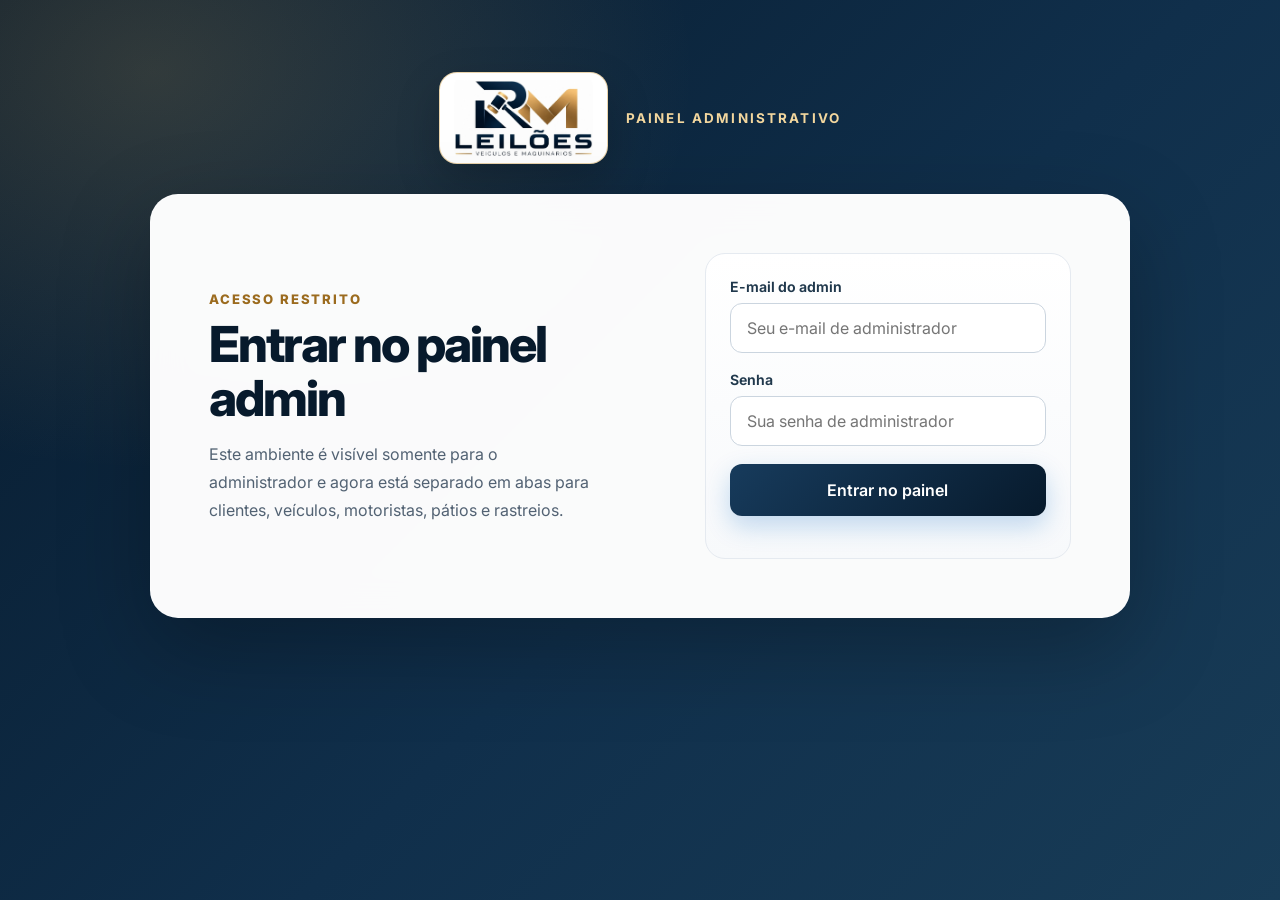
<file: public/admin.html>
<!DOCTYPE html>
<html lang="pt-BR">
  <head>
    <meta charset="UTF-8" />
    <meta name="viewport" content="width=device-width, initial-scale=1.0, viewport-fit=cover" />
    <title>RM LEILÕES | Admin</title>
    <meta
      name="description"
      content="Painel administrativo da RM LEILÕES para gerenciar clientes, catálogo, motoristas, pátios e rastreios."
    />
    <link rel="preconnect" href="https://fonts.googleapis.com" />
    <link rel="preconnect" href="https://fonts.gstatic.com" crossorigin />
    <link
      href="https://fonts.googleapis.com/css2?family=Inter:wght@400;500;600;700;800&display=swap"
      rel="stylesheet"
    />
    <link rel="icon" type="image/jpeg" href="./rmleiloes.jpeg" />
    <link rel="stylesheet" href="./styles.css" />
    <meta name="theme-color" content="#061e43" />
    <link rel="stylesheet" href="./responsive.css" />
  </head>
  <body class="admin-page">
    <main class="admin-shell">
      <section class="admin-login" id="adminLogin">
        <div class="admin-login__brand">
          <img src="./rmleiloes.jpeg" alt="RM LEILÕES" />
          <span>Painel Administrativo</span>
        </div>
        <div class="admin-login__card">
          <div class="admin-login__copy">
            <span class="admin-eyebrow">Acesso Restrito</span>
            <h1>Entrar no painel admin</h1>
            <p>
              Este ambiente é visível somente para o administrador e agora está separado
              em abas para clientes, veículos, motoristas, pátios e rastreios.
            </p>
          </div>
          <form class="admin-form" id="adminLoginForm">
            <label>
              <span>E-mail do admin</span>
              <input type="email" name="email" placeholder="Seu e-mail de administrador" autocomplete="username" required />
            </label>
            <label>
              <span>Senha</span>
              <input type="password" name="password" placeholder="Sua senha de administrador" autocomplete="current-password" required />
            </label>
            <button class="button button-primary" type="submit">Entrar no painel</button>
            <p class="admin-status" id="adminLoginStatus"></p>
          </form>
        </div>
      </section>

      <section class="admin-dashboard hidden" id="adminDashboard">
        <section class="admin-layout">
          <aside class="admin-sidebar" id="adminSidebar">
            <div class="admin-sidebar__brand">
              <img src="./rmleiloes.jpeg" alt="RM LEILÕES" />
              <h2>Painel Admin</h2>
            </div>

            <nav class="admin-sidebar__nav">
              <button class="admin-tab is-active" type="button" data-tab-target="overview">
                <span class="admin-tab__icon" aria-hidden="true">
                  <svg viewBox="0 0 24 24" fill="none"><path d="M4 4h7v7H4zM13 4h7v7h-7zM4 13h7v7H4zM13 13h7v7h-7z" fill="currentColor"/></svg>
                </span>
                <span>Painel</span>
              </button>
              <button class="admin-tab" type="button" data-tab-target="clients">
                <span class="admin-tab__icon" aria-hidden="true">
                  <svg viewBox="0 0 24 24" fill="none"><path d="M12 12a4 4 0 1 0-4-4 4 4 0 0 0 4 4Zm0 2c-4.418 0-8 2.239-8 5v1h16v-1c0-2.761-3.582-5-8-5Z" fill="currentColor"/></svg>
                </span>
                <span>Gerenciar Clientes</span>
              </button>
              <button class="admin-tab" type="button" data-tab-target="vehicles">
                <span class="admin-tab__icon" aria-hidden="true">
                  <svg viewBox="0 0 24 24" fill="none"><path d="M5 16h14l-1.1-5.12A2 2 0 0 0 15.95 9H8.05a2 2 0 0 0-1.95 1.88L5 16Zm2 2a1.5 1.5 0 1 0 0 3 1.5 1.5 0 0 0 0-3Zm10 0a1.5 1.5 0 1 0 0 3 1.5 1.5 0 0 0 0-3ZM4 7h2l1.1-2.45A2 2 0 0 1 8.92 3h6.16a2 2 0 0 1 1.82 1.55L18 7h2v2h-1l1 7H4l1-7H4V7Z" fill="currentColor"/></svg>
                </span>
                <span>Gerenciar Vitrine</span>
              </button>
              <button class="admin-tab" type="button" data-tab-target="drivers">
                <span class="admin-tab__icon" aria-hidden="true">
                  <svg viewBox="0 0 24 24" fill="none"><path d="M7 17h10l1-4-2-2-2-4h-4l-2 4-2 2 1 4Zm5-14a2.5 2.5 0 1 1-2.5 2.5A2.5 2.5 0 0 1 12 3Zm-7 16c0-2.21 3.134-4 7-4s7 1.79 7 4v1H5Z" fill="currentColor"/></svg>
                </span>
                <span>Gerenciar Motoristas</span>
              </button>
              <button class="admin-tab" type="button" data-tab-target="yards">
                <span class="admin-tab__icon" aria-hidden="true">
                  <svg viewBox="0 0 24 24" fill="none"><path d="M12 22s7-6.033 7-12a7 7 0 1 0-14 0c0 5.967 7 12 7 12Zm0-9a3 3 0 1 1 3-3 3 3 0 0 1-3 3Z" fill="currentColor"/></svg>
                </span>
                <span>Localização do Pátio</span>
              </button>
              <button class="admin-tab" type="button" data-tab-target="trackings">
                <span class="admin-tab__icon" aria-hidden="true">
                  <svg viewBox="0 0 24 24" fill="none"><path d="M7 18a2 2 0 1 0 2 2 2 2 0 0 0-2-2Zm10 0a2 2 0 1 0 2 2 2 2 0 0 0-2-2ZM3 4h3l2.4 9.59A2 2 0 0 0 10.34 15H18a2 2 0 0 0 1.94-1.5L21 8H8" stroke="currentColor" stroke-width="2" stroke-linecap="round" stroke-linejoin="round"/></svg>
                </span>
                <span>Rastreios</span>
              </button>
              <button class="admin-tab" type="button" data-tab-target="invoices">
                <span class="admin-tab__icon" aria-hidden="true">
                  <svg viewBox="0 0 24 24" fill="none"><path d="M7 4h10a2 2 0 0 1 2 2v14l-3-2-2 2-2-2-2 2-2-2-2 2V6a2 2 0 0 1 2-2Zm2 5h6m-6 4h6m-6 4h3" stroke="currentColor" stroke-width="2" stroke-linecap="round" stroke-linejoin="round"/></svg>
                </span>
                <span>Faturas</span>
              </button>
              <button class="admin-tab" type="button" data-tab-target="contracts">
                <span class="admin-tab__icon" aria-hidden="true">
                  <svg viewBox="0 0 24 24" fill="none"><path d="M7 4h10v16H7z" stroke="currentColor" stroke-width="2"/><path d="M9 8h6M9 12h6M9 16h4" stroke="currentColor" stroke-width="2" stroke-linecap="round"/></svg>
                </span>
                <span>Contratos</span>
              </button>
              <button class="admin-tab hidden" type="button" data-tab-target="staff" id="staffTab"><span class="admin-tab__icon" aria-hidden="true">👥</span><span>Usuários</span></button>
            </nav>

            <button class="admin-sidebar__logout" type="button" id="adminLogoutButton">Sair</button>
          </aside>

          <div class="admin-content">
            <header class="admin-topbar">
              <button class="admin-topbar__menu" type="button" id="adminMenuToggle" aria-label="Abrir menu do painel">
                <span></span>
                <span></span>
                <span></span>
              </button>
              <div>
                <p class="admin-topbar__eyebrow" id="adminCurrentTabLabel">Painel</p>
                <h1>Painel de Controle</h1>
                <p id="adminAccountLabel"></p>
              </div>
            </header>

            <div class="admin-tab-panel" data-tab-panel="staff">
              <section class="admin-section"><article class="admin-card">
                <span class="eyebrow">Equipe</span><h2>Usuários</h2>
                <p>Funcionários gerenciam seus próprios clientes, contratos, rastreios e faturas. Veículos, motoristas e pátios são compartilhados.</p>
                <form id="staffForm" class="admin-form admin-form--grid">
                  <label><span>Nome do funcionário</span><input name="fullName" required maxlength="150" autocomplete="name" /></label>
                  <label><span>E-mail de acesso</span><input name="email" type="email" required autocomplete="off" /></label>
                  <label><span>WhatsApp</span><input name="whatsapp" type="tel" required maxlength="30" autocomplete="tel" placeholder="(11) 99999-9999" /></label>
                  <label><span>Senha inicial (mínimo 8 caracteres)</span><input name="password" type="password" minlength="8" required autocomplete="new-password" /></label>
                  <label><span>Foto do funcionário</span><input id="staffPhotoInput" type="file" accept="image/jpeg,image/png,image/webp" /></label>
                  <div><span>Pré-visualização</span><div class="admin-driver-preview" id="staffPhotoPreview">Sem foto</div></div>
                  <div class="admin-form__full admin-form__actions"><button type="submit" class="button button-primary">Criar funcionário</button></div>
                  <p class="admin-status" id="staffStatus" role="status"></p>
                </form>
                <h3>Funcionários cadastrados</h3><div id="staffList" class="admin-list"></div>
              </article></section>
            </div>
            <div class="admin-tab-panel is-active" data-tab-panel="overview">
              <article class="admin-card admin-card--welcome">
                <div class="admin-card__head">
                  <div>
                    <h2>Bem-vindo!</h2>
                    <p>Selecione uma opção de navegação para começar.</p>
                  </div>
                </div>
              </article>

              <section class="admin-grid admin-grid--stats" id="adminStats"></section>

              <section class="admin-grid">
                <article class="admin-card">
                  <div class="admin-card__head">
                    <div>
                      <span class="admin-eyebrow">Resumo</span>
                      <h2>Últimos clientes</h2>
                    </div>
                  </div>
                  <div class="admin-list" id="overviewUsers"></div>
                </article>

                <article class="admin-card">
                  <div class="admin-card__head">
                    <div>
                      <span class="admin-eyebrow">Resumo</span>
                      <h2>Últimos veículos</h2>
                    </div>
                  </div>
                  <div class="admin-list" id="overviewCatalog"></div>
                </article>

                <article class="admin-card">
                  <div class="admin-card__head">
                    <div>
                      <span class="admin-eyebrow">Resumo</span>
                      <h2>Últimos motoristas</h2>
                    </div>
                  </div>
                  <div class="admin-list" id="overviewDrivers"></div>
                </article>

                <article class="admin-card">
                  <div class="admin-card__head">
                    <div>
                      <span class="admin-eyebrow">Resumo</span>
                      <h2>Últimos rastreios</h2>
                    </div>
                  </div>
                  <div class="admin-list" id="overviewTrackings"></div>
                </article>
              </section>
            </div>

            <div class="admin-tab-panel" data-tab-panel="clients">
              <article class="admin-card admin-card--wide">
                <div class="admin-card__head">
                  <div>
                    <span class="admin-eyebrow">Usuários</span>
                    <h2>Clientes cadastrados</h2>
                  </div>
                  <button class="button button-primary" type="button" id="clientOpenCreateButton">Cadastrar cliente</button>
                </div>
                <div class="admin-table-wrap">
                  <table class="admin-table" id="usersTable">
                    <thead>
                      <tr>
                        <th>Nome</th>
                        <th>E-mail</th>
                        <th>WhatsApp</th>
                        <th>Cidade</th>
                        <th>Perfil</th>
                        <th>Ações</th>
                      </tr>
                    </thead>
                    <tbody></tbody>
                  </table>
                </div>
              </article>
            </div>

            <div class="admin-tab-panel" data-tab-panel="vehicles">
              <section class="admin-grid">
                <article class="admin-card admin-card--wide">
                  <div class="admin-card__head">
                    <div>
                      <span class="admin-eyebrow">Vitrine</span>
                      <h2>Veículos cadastrados</h2>
                    </div>
                    <button class="button button-primary" type="button" id="catalogOpenCreateButton">Cadastrar veículo</button>
                  </div>
                  <p class="admin-panel-copy">
                    Esta vitrine mostra somente os veículos atuais do site. Para cadastrar ou editar,
                    use o pop-up e arraste as fotos para escolher a imagem principal do card.
                  </p>
                  <div class="admin-catalog-list" id="catalogCards"></div>
                </article>
              </section>
            </div>

            <div class="admin-tab-panel" data-tab-panel="drivers">
              <section class="admin-grid">
                <article class="admin-card admin-card--wide">
                  <div class="admin-card__head">
                    <div>
                      <span class="admin-eyebrow">Cadastro</span>
                      <h2>Motoristas</h2>
                    </div>
                    <button class="button button-primary" type="button" id="driverOpenCreateButton">Cadastrar motorista</button>
                  </div>
                  <p class="admin-panel-copy">
                    Cadastre motoristas com endereço comercial, habilitação, status e foto real.
                  </p>
                  <div class="admin-list" id="driversList"></div>
                </article>
              </section>
            </div>

            <div class="admin-tab-panel" data-tab-panel="yards">
              <section class="admin-grid">
                <article class="admin-card">
                  <div class="admin-card__head">
                    <div>
                      <span class="admin-eyebrow">Cadastro</span>
                      <h2>Pátios</h2>
                    </div>
                  </div>
                  <form class="admin-form" id="yardForm">
                    <label><span>Nome do pátio</span><input type="text" name="name" required /></label>
                    <label><span>CEP</span><input type="text" name="cep" maxlength="9" inputmode="numeric" /></label>
                    <label><span>Endereço</span><input type="text" name="address" /></label>
                    <label><span>Número</span><input type="text" name="number" /></label>
                    <label><span>Bairro</span><input type="text" name="district" /></label>
                    <label><span>Cidade</span><input type="text" name="city" /></label>
                    <label><span>Estado</span><input type="text" name="state" /></label>
                    <label><span>Responsável</span><input type="text" name="contactName" /></label>
                    <label><span>Telefone</span><input type="text" name="contactPhone" /></label>
                    <label><span>Capacidade</span><input type="text" name="capacityInfo" /></label>
                    <label><span>Observações</span><textarea name="notes" rows="3"></textarea></label>
                    <button class="button button-primary" type="submit">Salvar pátio</button>
                    <button class="button button-secondary hidden" type="button" id="cancelYardEdit">Cancelar edição</button>
                    <p class="admin-status" id="yardStatus"></p>
                  </form>
                </article>

                <article class="admin-card">
                  <div class="admin-card__head">
                    <div>
                      <span class="admin-eyebrow">Lista</span>
                      <h2>Pátios cadastrados</h2>
                    </div>
                  </div>
                  <div class="admin-list" id="yardsList"></div>
                </article>
              </section>
            </div>

            <div class="admin-tab-panel" data-tab-panel="trackings">
              <section class="admin-grid">
                <article class="admin-card admin-card--wide">
                  <div class="admin-card__head">
                    <div>
                      <span class="admin-eyebrow">Cadastro</span>
                      <h2>Rastreio de Clientes</h2>
                    </div>
                  </div>
                  <form class="admin-form admin-form--grid" id="trackingForm">
                    <label>
                      <span>Cliente cadastrado</span>
                      <select name="clientUserId" id="trackingClientSelect" required></select>
                    </label>
                    <label><span>Como informar o veículo</span>
                      <select id="trackingVehicleMode" name="vehicleMode"><option value="catalog">Selecionar do catálogo</option><option value="manual">Informar manualmente</option></select>
                    </label>
                    <label id="trackingCatalogField">
                      <span>Veículo cadastrado</span>
                      <select name="catalogItemId" id="trackingCatalogSelect" required></select>
                    </label>
                    <div id="trackingManualFields" class="hidden">
                      <label><span>Marca e modelo do veículo</span><input name="manualVehicleName" type="text" maxlength="200" /></label>
                      <label><span>Ano</span><input name="manualVehicleYear" type="text" placeholder="2024/2025" maxlength="30" /></label>
                      <label><span>Dados do veículo</span><textarea name="manualVehicleDescription" placeholder="Versão, cor, placa e outras informações"></textarea></label>
                      <label><span>Foto do veículo</span><input name="manualVehiclePhoto" type="file" accept="image/jpeg,image/png,image/webp" /></label>
                      <img id="trackingManualPreview" alt="Prévia da foto do veículo" class="hidden" style="max-width:220px;max-height:160px;object-fit:contain;border-radius:12px" />
                    </div>
                    <label>
                      <span>Motorista cadastrado</span>
                      <select name="driverId" id="trackingDriverSelect"></select>
                    </label>
                    <label>
                      <span>Pátio cadastrado</span>
                      <select name="yardId" id="trackingYardSelect"></select>
                    </label>
                    <label>
                      <span>Código de rastreio</span>
                      <input type="text" name="trackingCode" required />
                    </label>
                    <label>
                      <span>Status</span>
                      <input name="status" list="trackingStatusSuggestions" maxlength="120" value="Aguardando nota fiscal" required />
                      <datalist id="trackingStatusSuggestions">
                        <option value="Aguardando nota fiscal"></option><option value="Em separação"></option><option value="Em andamento"></option><option value="Em rota de entrega"></option><option value="Entregue"></option>
                      </datalist>
                    </label>
                    <label>
                      <span>Alerta</span>
                      <input type="text" name="alertMessage" value="Aguardando nota fiscal" />
                    </label>
                    <label>
                      <span>Local atual (pátio)</span>
                      <select name="currentLocationYardId" id="trackingLocationYardSelect"></select>
                    </label>
                    <label>
                      <span>Endereço do local atual</span>
                      <input type="text" name="currentLocationPreview" id="trackingCurrentLocationPreview" readonly />
                    </label>
                    <label class="admin-form__full">
                      <span>Destino final do cliente</span>
                      <input type="text" name="destinationPreview" id="trackingDestinationPreview" readonly />
                    </label>
                    <label>
                      <span>Previsão de entrega</span>
                      <input type="date" name="expectedDeliveryDate" />
                    </label>
                    <div class="admin-form__full admin-select-note">
                      O painel usa os cadastros já existentes do site para alimentar o que aparece em `/rastreio`.
                    </div>
                    <label class="admin-form__full">
                      <span>Observações</span>
                      <textarea name="notes" rows="4"></textarea>
                    </label>
                    <div class="admin-form__full admin-form__actions">
                      <button class="button button-primary" type="submit">Salvar rastreio</button>
                      <p class="admin-status" id="trackingStatus"></p>
                    </div>
                  </form>
                </article>

                <article class="admin-card admin-card--wide">
                  <div class="admin-card__head">
                    <div>
                      <span class="admin-eyebrow">Lista</span>
                      <h2>Movimentações de rastreio</h2>
                    </div>
                  </div>
                  <div class="admin-list admin-list--tracking" id="trackingsList"></div>
                </article>
              </section>
            </div>

            <div class="admin-tab-panel" data-tab-panel="invoices">
              <section class="admin-grid">
                <article class="admin-card">
                  <div class="admin-card__head">
                    <div>
                      <span class="admin-eyebrow">Cobrança</span>
                      <h2>Gerar fatura Pix</h2>
                    </div>
                  </div>
                  <p class="admin-panel-copy">
                    Crie a cobrança, gere o Pix copia e cola e envie o link público para o cliente pagar dentro do próprio site.
                  </p>
                  <form class="admin-form admin-form--grid" id="invoiceForm">
                    <label class="admin-form__full">
                      <span>Cliente cadastrado</span>
                      <select name="clientUserId" id="invoiceClientSelect" required></select>
                    </label>
                    <label class="admin-form__full">
                      <span>Título da fatura</span>
                      <input type="text" name="title" id="invoiceTitle" placeholder="Ex.: Frete da máquina" required />
                    </label>
                    <label>
                      <span>Valor</span>
                      <input type="number" name="amount" id="invoiceAmount" step="0.01" min="0.01" placeholder="0,00" required />
                    </label>
                    <label>
                      <span>Vencimento</span>
                      <input type="date" name="dueDate" id="invoiceDueDate" />
                    </label>
                    <label class="admin-form__full">
                      <span>Descrição</span>
                      <textarea name="description" id="invoiceDescription" rows="4" placeholder="Observações da cobrança"></textarea>
                    </label>
                    <div class="admin-form__full admin-form__actions">
                      <button class="button button-primary" type="submit" id="invoiceSubmitButton">Gerar fatura</button>
                      <p class="admin-status" id="invoiceStatus"></p>
                    </div>
                  </form>
                </article>

                <article class="admin-card admin-card--wide">
                  <div class="admin-card__head">
                    <div>
                      <span class="admin-eyebrow">Lista</span>
                      <h2>Faturas criadas</h2>
                    </div>
                  </div>
                  <div class="admin-list" id="invoicesList"></div>
                </article>
              </section>
            </div>

            <div class="admin-tab-panel" data-tab-panel="contracts">
              <section class="admin-grid">
                <article class="admin-card admin-card--wide">
                  <div class="admin-card__head">
                    <div>
                      <span class="admin-eyebrow">Contratos</span>
                      <h2>Gerar contrato</h2>
                    </div>
                  </div>
                  <p class="admin-panel-copy">
                    Gere o contrato de aquisição, envie o link para assinatura e acompanhe o status em tempo real.
                  </p>

                  <div class="admin-subtabs" role="tablist" aria-label="Sub abas de contratos">
                    <button class="admin-subtab is-active" type="button" data-contract-tab-target="acquisition">Contrato de Aquisição</button>
                    <button class="admin-subtab" type="button" data-contract-tab-target="status">Status dos Contratos</button>
                  </div>

                  <div class="admin-contract-panel is-active" data-contract-panel="acquisition">
                    <form class="admin-form admin-form--grid" id="contractForm">
                      <input type="hidden" name="clientUserId" id="contractClientUserId" />
                      <label class="admin-form__full">
                        <span>NOME COMPLETO DO CLIENTE</span>
                        <input type="text" name="clientName" id="contractClientSearch" list="contractClientOptions" placeholder="Pesquisar ou digitar o nome do cliente" autocomplete="off" required />
                        <datalist id="contractClientOptions"></datalist>
                      </label>
                      <label>
                        <span>CPF DO CLIENTE</span>
                        <input type="text" name="clientCpf" id="contractClientCpf" required />
                      </label>
                      <label class="admin-form__full">
                        <span>ENDEREÇO DO CLIENTE</span>
                        <textarea name="clientAddress" id="contractClientAddress" rows="3" required></textarea>
                      </label>
                      <label class="admin-form__full"><span>SELECIONAR VEÍCULO DO CATÁLOGO</span><select id="contractCatalogSelect"><option value="">Preencher manualmente ou selecionar veículo</option></select></label>
                      <label>
                        <span>NOME DO VEÍCULO / MÁQUINA</span>
                        <input type="text" name="vehicleName" id="contractVehicleName" required />
                      </label>
                      <label>
                        <span>MARCA / MODELO</span>
                        <input type="text" name="vehicleModel" id="contractVehicleModel" required />
                      </label>
                      <label>
                        <span>ANO DE FABRICAÇÃO</span>
                        <input type="text" name="vehicleYear" id="contractVehicleYear" required />
                      </label>
                      <label class="admin-form__full"><span>DADOS ADICIONAIS DO VEÍCULO</span><textarea name="vehicleDescription" id="contractVehicleDescription" rows="3"></textarea></label>
                      <label>
                        <span>VALOR DO VEÍCULO</span>
                        <input type="text" inputmode="decimal" name="amountValue" id="contractAmountValue" placeholder="R$ 0,00" required />
                      </label>
                      <label class="admin-form__full">
                        <span>VALOR POR EXTENSO</span>
                        <input type="text" name="amountText" id="contractAmountText" required />
                      </label>
                      <label>
                        <span>FORMA DE PAGAMENTO</span>
                        <input type="text" name="paymentMethod" id="contractPaymentMethod" required />
                      </label>
                      <label>
                        <span>OBSERVAÇÃO DO PAGAMENTO</span>
                        <select name="paymentNotes" id="contractPaymentNotes"><option value="cash">À vista</option><option value="installments">Parcelado com entrada</option><option value="annual">Plano Safra - Parcelamento Anual</option></select>
                      </label>
                      <div id="contractInstallments" class="admin-form__full admin-form--grid hidden">
                        <label><span>VALOR DA ENTRADA</span><input id="contractDownPayment" type="text" inputmode="decimal" placeholder="R$ 0,00" /></label>
                        <label><span>DATA DO PAGAMENTO DA ENTRADA</span><input id="contractDownPaymentDate" type="date" /></label>
                        <label><span id="contractInstallmentCountLabel">QUANTIDADE DE PARCELAS</span><input id="contractInstallmentCount" type="number" min="1" max="600" step="1" /></label>
                        <label><span id="contractInstallmentValueLabel">VALOR DE CADA PARCELA</span><input id="contractInstallmentValue" type="text" inputmode="decimal" placeholder="R$ 0,00" /></label>
                        <label><span>DIA DE VENCIMENTO DAS PARCELAS</span><input id="contractInstallmentDay" type="number" min="1" max="31" step="1" placeholder="Ex.: 10" /></label>
                      </div>
                      <label>
                        <span>DATA DE ENTREGA</span>
                        <input type="date" name="deliveryDate" id="contractDeliveryDate" required />
                      </label>
                      <label class="admin-form__full">
                        <span>ENDEREÇO DE ENTREGA</span>
                        <textarea name="deliveryAddress" id="contractDeliveryAddress" rows="3" required></textarea>
                      </label>
                      <div class="admin-form__full admin-form__actions">
                        <button class="button button-primary" type="submit" id="contractSubmitButton">Gerar contrato</button>
                        <p class="admin-status" id="contractStatus"></p>
                      </div>
                    </form>
                  </div>

                  <div class="admin-contract-panel hidden" data-contract-panel="status">
                    <div class="admin-list" id="contractsList"></div>
                  </div>
                </article>
              </section>
            </div>
          </div>
        </section>
        <div class="admin-sidebar-backdrop hidden" id="adminSidebarBackdrop" aria-hidden="true"></div>
      </section>
    </main>

    <div class="admin-modal hidden" id="catalogModal">
      <div class="admin-modal__backdrop" data-close-catalog-modal></div>
      <div class="admin-modal__dialog" role="dialog" aria-modal="true" aria-labelledby="catalogModalTitle">
        <div class="admin-modal__head">
          <div>
            <span class="admin-eyebrow">Cadastro</span>
            <h2 id="catalogModalTitle">Cadastrar veículo</h2>
          </div>
          <button class="admin-modal__close" type="button" data-close-catalog-modal aria-label="Fechar">×</button>
        </div>

        <form class="admin-form admin-form--grid" id="catalogForm">
          <input type="hidden" name="id" />
          <label>
            <span>Título</span>
            <input type="text" name="title" required />
          </label>
          <label>
            <span>Slug</span>
            <input type="text" name="slug" placeholder="saveiro-cd-cross-1-6-16v" required />
          </label>
          <label>
            <span>Categoria</span>
            <input type="text" name="category" placeholder="Automóveis" required />
          </label>
          <label>
            <span>Preço</span>
            <input type="number" name="price" step="0.01" required />
          </label>
          <label>
            <span>Local</span>
            <input type="text" name="location" />
          </label>
          <label>
            <span>Ano / referência</span>
            <input type="text" name="yearLabel" />
          </label>
          <label>
            <span>WhatsApp</span>
            <input type="text" name="whatsapp" />
          </label>
          <label>
            <span>Selo</span>
            <input type="text" name="badge" placeholder="Máquinas / Picapes" />
          </label>
          <label>
            <span>Qtd. da galeria</span>
            <input type="number" name="galleryCount" min="1" value="1" />
          </label>
          <fieldset class="admin-checkboxes">
            <legend>Seções</legend>
            <label><input type="checkbox" name="sections" value="destaques" /> Máquinas em destaque</label>
            <label><input type="checkbox" name="sections" value="relacionados" /> Produtos relacionados</label>
            <label><input type="checkbox" name="sections" value="catalogo" checked /> Catálogo</label>
          </fieldset>
          <label class="admin-form__full">
            <span>Fotos do computador</span>
            <input type="file" id="catalogImagesInput" accept="image/*" multiple />
          </label>
          <div class="admin-form__full">
            <div class="admin-upload-note">
              Arraste as imagens para reorganizar. A primeira imagem será a capa do card no site.
            </div>
            <div class="admin-gallery-preview" id="catalogImagePreview"></div>
          </div>
          <label class="admin-form__full">
            <span>Descrição</span>
            <textarea name="description" rows="4"></textarea>
          </label>
          <div class="admin-form__full admin-form__actions">
            <button class="button button-primary" type="submit" id="catalogSubmitButton">Salvar veículo</button>
            <button class="button button-secondary hidden" type="button" id="catalogCancelButton">Cancelar edição</button>
            <p class="admin-status" id="catalogStatus"></p>
          </div>
        </form>
      </div>
    </div>

    <div class="admin-modal hidden" id="clientModal">
      <div class="admin-modal__backdrop" data-close-client-modal></div>
      <div class="admin-modal__dialog admin-modal__dialog--compact" role="dialog" aria-modal="true" aria-labelledby="clientModalTitle">
        <div class="admin-modal__head">
          <div>
            <span class="admin-eyebrow">Cadastro</span>
            <h2 id="clientModalTitle">Cadastrar cliente</h2>
          </div>
          <button class="admin-modal__close" type="button" data-close-client-modal aria-label="Fechar">×</button>
        </div>

        <form class="admin-form admin-form--grid" id="clientForm">
          <input type="hidden" name="id" />
          <label><span>Nome completo</span><input type="text" name="fullName" required /></label>
          <label><span>E-mail</span><input type="email" name="email" required /></label>
          <label><span>Telefone WhatsApp</span><input type="text" name="whatsapp" required /></label>
          <label><span>CPF</span><input type="text" name="cpf" required /></label>
          <label><span>CEP</span><input type="text" name="cep" required /></label>
          <label><span>Endereço</span><input type="text" name="address" required /></label>
          <label><span>Número</span><input type="text" name="number" required /></label>
          <label><span>Bairro</span><input type="text" name="district" required /></label>
          <label><span>Complemento</span><input type="text" name="complement" /></label>
          <label><span>Cidade</span><input type="text" name="city" /></label>
          <label><span>Estado</span><input type="text" name="state" /></label>
          <label><span>Senha</span><input type="password" name="password" /></label>
          <div class="admin-form__full admin-form__actions">
            <button class="button button-primary" type="submit" id="clientSubmitButton">Salvar cliente</button>
            <p class="admin-status" id="clientStatus"></p>
          </div>
        </form>
      </div>
    </div>

    <div class="admin-modal hidden" id="driverModal">
      <div class="admin-modal__backdrop" data-close-driver-modal></div>
      <div class="admin-modal__dialog admin-modal__dialog--compact" role="dialog" aria-modal="true" aria-labelledby="driverModalTitle">
        <div class="admin-modal__head">
          <div>
            <span class="admin-eyebrow">Cadastro</span>
            <h2 id="driverModalTitle">Cadastrar motorista</h2>
          </div>
          <button class="admin-modal__close" type="button" data-close-driver-modal aria-label="Fechar">×</button>
        </div>

        <form class="admin-form admin-form--grid" id="driverForm">
          <input type="hidden" name="id" />
          <label><span>Nome completo</span><input type="text" name="fullName" required /></label>
          <label><span>Telefone</span><input type="text" name="phone" /></label>
          <label><span>E-mail</span><input type="email" name="email" /></label>
          <label><span>CPF</span><input type="text" name="cpf" /></label>
          <label><span>Habilitação</span><input type="text" name="cnh" /></label>
          <label>
            <span>Status</span>
            <select name="status">
              <option value="Situação regular">Situação regular</option>
              <option value="Em rota">Em rota</option>
              <option value="Aguardando liberação">Aguardando liberação</option>
              <option value="Inativo">Inativo</option>
            </select>
          </label>
          <label class="admin-form__full"><span>Endereço comercial</span><input type="text" name="commercialAddress" /></label>
          <label><span>Foto do computador</span><input type="file" id="driverPhotoInput" accept="image/*" /></label>
          <div>
            <span>Pré-visualização</span>
            <div class="admin-driver-preview" id="driverPhotoPreview">Sem foto</div>
          </div>
          <label class="admin-form__full"><span>Observações</span><textarea name="notes" rows="3"></textarea></label>
          <div class="admin-form__full admin-form__actions">
            <button class="button button-primary" type="submit" id="driverSubmitButton">Salvar motorista</button>
            <p class="admin-status" id="driverStatus"></p>
          </div>
        </form>
      </div>
    </div>

    <div class="admin-modal hidden" id="recordViewModal">
      <div class="admin-modal__backdrop" data-close-record-view-modal></div>
      <div class="admin-modal__dialog admin-modal__dialog--compact" role="dialog" aria-modal="true" aria-labelledby="recordViewTitle">
        <div class="admin-modal__head">
          <div>
            <span class="admin-eyebrow" id="recordViewEyebrow">Ficha</span>
            <h2 id="recordViewTitle">Detalhes</h2>
          </div>
          <button class="admin-modal__close" type="button" data-close-record-view-modal aria-label="Fechar">×</button>
        </div>
        <div class="admin-record-view" id="recordViewBody"></div>
        <div class="admin-form__full admin-form__actions">
          <button class="button button-secondary hidden" type="button" id="recordViewEditButton">Editar</button>
        </div>
      </div>
    </div>

    <script type="module">
      import {clientLink} from "./shared/public-links.js";
      const invoiceLink = invoice => clientLink("fatura", invoice.publicToken, window.location.origin);
      import {parseBRL, formatBRL, fullAddress, amountWords, buildPaymentSummary} from "./shared/contract-utils.js";
      const storageKey = "agro_admin_auth";
      const loginSection = document.getElementById("adminLogin");
      const dashboardSection = document.getElementById("adminDashboard");
      const adminLoginForm = document.getElementById("adminLoginForm");
      const adminLoginStatus = document.getElementById("adminLoginStatus");
      const adminLogoutButton = document.getElementById("adminLogoutButton");
      const adminSidebar = document.getElementById("adminSidebar");
      const adminMenuToggle = document.getElementById("adminMenuToggle");
      const adminSidebarBackdrop = document.getElementById("adminSidebarBackdrop");
      const adminCurrentTabLabel = document.getElementById("adminCurrentTabLabel");
      const tabButtons = Array.from(document.querySelectorAll("[data-tab-target]"));
      const tabPanels = Array.from(document.querySelectorAll("[data-tab-panel]"));

      const catalogImagesInput = document.getElementById("catalogImagesInput");
      const catalogImagePreview = document.getElementById("catalogImagePreview");
      const catalogForm = document.getElementById("catalogForm");
      const catalogStatus = document.getElementById("catalogStatus");
      const catalogSubmitButton = document.getElementById("catalogSubmitButton");
      const catalogCancelButton = document.getElementById("catalogCancelButton");
      const catalogOpenCreateButton = document.getElementById("catalogOpenCreateButton");
      const catalogModal = document.getElementById("catalogModal");
      const catalogModalTitle = document.getElementById("catalogModalTitle");
      const catalogModalClosers = Array.from(document.querySelectorAll("[data-close-catalog-modal]"));

      const clientForm = document.getElementById("clientForm");
      const clientStatus = document.getElementById("clientStatus");
      const clientModal = document.getElementById("clientModal");
      const clientOpenCreateButton = document.getElementById("clientOpenCreateButton");
      const clientModalClosers = Array.from(document.querySelectorAll("[data-close-client-modal]"));
      const clientSubmitButton = document.getElementById("clientSubmitButton");
      const clientModalTitle = document.getElementById("clientModalTitle");

      const driverForm = document.getElementById("driverForm");
      const driverStatus = document.getElementById("driverStatus");
      const driverModal = document.getElementById("driverModal");
      const driverOpenCreateButton = document.getElementById("driverOpenCreateButton");
      const driverModalClosers = Array.from(document.querySelectorAll("[data-close-driver-modal]"));
      const driverPhotoInput = document.getElementById("driverPhotoInput");
      const driverPhotoPreview = document.getElementById("driverPhotoPreview");
      const driverSubmitButton = document.getElementById("driverSubmitButton");
      const driverModalTitle = document.getElementById("driverModalTitle");

      const recordViewModal = document.getElementById("recordViewModal");
      const recordViewModalClosers = Array.from(document.querySelectorAll("[data-close-record-view-modal]"));
      const recordViewEyebrow = document.getElementById("recordViewEyebrow");
      const recordViewTitle = document.getElementById("recordViewTitle");
      const recordViewBody = document.getElementById("recordViewBody");
      const recordViewEditButton = document.getElementById("recordViewEditButton");

      const trackingForm = document.getElementById("trackingForm");
      const trackingStatus = document.getElementById("trackingStatus");
      const trackingClientSelect = document.getElementById("trackingClientSelect");
      const trackingCatalogSelect = document.getElementById("trackingCatalogSelect");
      const trackingDriverSelect = document.getElementById("trackingDriverSelect");
      const trackingYardSelect = document.getElementById("trackingYardSelect");
      const trackingLocationYardSelect = document.getElementById("trackingLocationYardSelect");
      const trackingCurrentLocationPreview = document.getElementById("trackingCurrentLocationPreview");
      const trackingDestinationPreview = document.getElementById("trackingDestinationPreview");
      const yardForm = document.getElementById("yardForm");
      const invoiceForm = document.getElementById("invoiceForm");
      const invoiceDueDate = document.getElementById("invoiceDueDate");
      const invoiceStatus = document.getElementById("invoiceStatus");
      const invoiceClientSelect = document.getElementById("invoiceClientSelect");
      const invoiceSubmitButton = document.getElementById("invoiceSubmitButton");
      const invoicesList = document.getElementById("invoicesList");
      const contractForm = document.getElementById("contractForm");
      const contractStatus = document.getElementById("contractStatus");
      const contractSubmitButton = document.getElementById("contractSubmitButton");
      const contractClientSearch = document.getElementById("contractClientSearch");
      const contractClientOptions = document.getElementById("contractClientOptions");
      const contractClientUserId = document.getElementById("contractClientUserId");
      const contractClientCpf = document.getElementById("contractClientCpf");
      const contractClientAddress = document.getElementById("contractClientAddress");
      const contractVehicleName = document.getElementById("contractVehicleName");
      const contractVehicleModel = document.getElementById("contractVehicleModel");
      const contractVehicleYear = document.getElementById("contractVehicleYear");
      const contractAmountValue = document.getElementById("contractAmountValue");
      const contractAmountText = document.getElementById("contractAmountText");
      const contractPaymentMethod = document.getElementById("contractPaymentMethod");
      const contractPaymentNotes = document.getElementById("contractPaymentNotes");
      const contractDeliveryDate = document.getElementById("contractDeliveryDate");
      const contractDeliveryAddress = document.getElementById("contractDeliveryAddress");
      const contractTabButtons = Array.from(document.querySelectorAll("[data-contract-tab-target]"));
      const contractTabPanels = Array.from(document.querySelectorAll("[data-contract-panel]"));
      const contractsList = document.getElementById("contractsList");

      const adminStats = document.getElementById("adminStats");
      const usersTableBody = document.querySelector("#usersTable tbody");
      const overviewUsers = document.getElementById("overviewUsers");
      const overviewCatalog = document.getElementById("overviewCatalog");
      const overviewDrivers = document.getElementById("overviewDrivers");
      const overviewTrackings = document.getElementById("overviewTrackings");
      const catalogCards = document.getElementById("catalogCards");
      const driversList = document.getElementById("driversList");
      const yardsList = document.getElementById("yardsList");
      const trackingsList = document.getElementById("trackingsList");

      let currentAdminData = {
        users: [],
        catalogItems: [],
        drivers: [],
        yards: [],
        trackings: [],
        invoices: [],
        contracts: []
      };
      let selectedGalleryImages = [];
      let editingClientId = null;
      let editingDriverId = null;
      let editingCatalogId = null;
      let draggedImageIndex = null;
      let driverPhotoBase64 = "";
      let staffPhotoBase64 = "";

      const getAuth = () => {
        try {
          return JSON.parse(localStorage.getItem(storageKey) || "null");
        } catch (_error) {
          return null;
        }
      };

      const setAuth = (payload) => localStorage.setItem(storageKey, JSON.stringify(payload));
      const clearAuth = () => localStorage.removeItem(storageKey);

      const setStatus = (element, message, error = false) => {
        element.textContent = message;
        element.classList.toggle("is-error", error);
      };

      const tabLabels = {
        staff: "Usuários",
        overview: "Painel",
        clients: "Clientes",
        vehicles: "Vitrine",
        drivers: "Motoristas",
        yards: "Pátios",
        trackings: "Rastreios",
        invoices: "Faturas",
        contracts: "Contratos"
      };

      const formatInputDate = (date) => date.toISOString().slice(0, 10);
      const getTomorrowDateValue = () => formatInputDate(new Date(Date.now() + 24 * 60 * 60 * 1000));
      const formatContractDate = (value) => {
        if (!value) {
          return "-";
        }

        const stringValue = String(value).trim();
        const normalized = /^\d{4}-\d{2}-\d{2}/.test(stringValue)
          ? `${stringValue.slice(0, 10)}T12:00:00`
          : value;
        const date = new Date(normalized);
        if (Number.isNaN(date.getTime())) {
          return String(value);
        }

        return date.toLocaleDateString("pt-BR");
      };

      const slugify = (value) =>
        String(value || "")
          .normalize("NFD")
          .replace(/[\u0300-\u036f]/g, "")
          .toLowerCase()
          .replace(/[^a-z0-9]+/g, "-")
          .replace(/^-+|-+$/g, "");

      const onlyDigits = (value) => String(value || "").replace(/\D/g, "");
      const formatCep = (value) => {
        const digits = onlyDigits(value).slice(0, 8);
        return digits.length > 5 ? `${digits.slice(0, 5)}-${digits.slice(5)}` : digits;
      };

      const lookupCep = async (cep) => {
        const normalizedCep = onlyDigits(cep);
        if (normalizedCep.length !== 8) {
          throw new Error("Informe um CEP válido com 8 números.");
        }

        const response = await fetch(`https://viacep.com.br/ws/${normalizedCep}/json/`);
        if (!response.ok) {
          throw new Error("Não foi possível consultar o CEP agora.");
        }

        const data = await response.json();
        if (data.erro) {
          throw new Error("CEP não encontrado.");
        }

        return data;
      };

      const resizeImage = (file) =>
        new Promise((resolve, reject) => {
          const reader = new FileReader();
          reader.onload = () => {
            const image = new Image();
            image.onload = () => {
              const maxWidth = 1400;
              const scale = Math.min(1, maxWidth / image.width);
              const canvas = document.createElement("canvas");
              canvas.width = Math.round(image.width * scale);
              canvas.height = Math.round(image.height * scale);
              const context = canvas.getContext("2d");
              context.drawImage(image, 0, 0, canvas.width, canvas.height);
              resolve(canvas.toDataURL("image/jpeg", 0.78));
            };
            image.onerror = () => reject(new Error("Não foi possível ler a imagem."));
            image.src = reader.result;
          };
          reader.onerror = () => reject(new Error("Não foi possível ler o arquivo."));
          reader.readAsDataURL(file);
        });

      const showDashboard = () => {
        loginSection.classList.add("hidden");
        dashboardSection.classList.remove("hidden");
      };

      const showLogin = () => {
        dashboardSection.classList.add("hidden");
        loginSection.classList.remove("hidden");
        closeAdminMenu();
      };

      const activateTab = (target) => {
        if (target === "staff" && currentAdminData.actor?.role !== "admin") return;
        tabButtons.forEach((button) => {
          button.classList.toggle("is-active", button.dataset.tabTarget === target);
        });
        tabPanels.forEach((panel) => {
          panel.classList.toggle("is-active", panel.dataset.tabPanel === target);
        });
        if (adminCurrentTabLabel) {
          adminCurrentTabLabel.textContent = tabLabels[target] || "Painel";
        }
        closeAdminMenu();
      };

      const openAdminMenu = () => {
        dashboardSection.classList.add("is-menu-open");
        document.body.classList.add("admin-menu-open");
        adminMenuToggle?.setAttribute("aria-expanded", "true");
        adminSidebarBackdrop?.classList.remove("hidden");
      };

      const closeAdminMenu = () => {
        dashboardSection.classList.remove("is-menu-open");
        document.body.classList.remove("admin-menu-open");
        adminMenuToggle?.setAttribute("aria-expanded", "false");
        if (adminSidebarBackdrop) {
          adminSidebarBackdrop.classList.add("hidden");
        }
      };

      tabButtons.forEach((button) => {
        button.addEventListener("click", () => {
          activateTab(button.dataset.tabTarget);
          if (button.dataset.tabTarget === "contracts") {
            setContractTab("acquisition");
          }
        });
      });

      adminMenuToggle?.addEventListener("click", () => {
        if (dashboardSection.classList.contains("is-menu-open")) {
          closeAdminMenu();
          return;
        }

        openAdminMenu();
      });

      adminSidebarBackdrop?.addEventListener("click", () => {
        closeAdminMenu();
      });

      window.addEventListener("keydown", (event) => {
        if (event.key === "Escape") {
          closeAdminMenu();
        }
      });

      window.addEventListener("resize", () => {
        if (window.innerWidth > 920) {
          closeAdminMenu();
        }
      });

      const openModal = (modal) => {
        modal.classList.remove("hidden");
        document.body.classList.add("admin-modal-open");
      };

      const closeModal = (modal) => {
        modal.classList.add("hidden");
        if (!document.querySelector(".admin-modal:not(.hidden)")) {
          document.body.classList.remove("admin-modal-open");
        }
      };

      const adminFetch = async (url, options = {}) => {
        const auth = getAuth();
        const headers = {
          "Content-Type": "application/json",
          ...(options.headers || {})
        };

        if (auth && auth.accessToken) {
          headers.Authorization = `Bearer ${auth.accessToken}`;
        }

        const response = await fetch(url, { ...options, headers });
        const data = await response.json().catch(() => ({}));

        if (!response.ok) {
          throw new Error(data.message || "Erro ao processar a solicitação.");
        }

        return data;
      };

      const renderSimpleList = (target, items, renderer) => {
        target.innerHTML = items.length
          ? items.map(renderer).join("")
          : '<div class="admin-empty">Nenhum registro encontrado.</div>';
      };

      const customerUsers = () => currentAdminData.users.filter((user) => (user.role || "customer") === "customer");

      const buildYardAddress = (yard) => {
        if (!yard) {
          return "";
        }

        const address = String(yard.address || "").trim();
        const city = String(yard.city || "").trim();
        const state = String(yard.state || "").trim();
        return [address, [city, state].filter(Boolean).join(" - ")].filter(Boolean).join(", ");
      };

      const buildClientAddress = fullAddress;

      const syncTrackingDestination = () => {
        const selectedClient = currentAdminData.users.find((user) => user.id === trackingClientSelect.value);
        trackingDestinationPreview.value = buildClientAddress(selectedClient) || "Destino não disponível";
      };

      const renderTrackingSelects = () => {
        const users = customerUsers();

        trackingClientSelect.innerHTML = users.length
          ? `<option value="">Selecione um cliente</option>${users
              .map(
                (user) =>
                  `<option value="${user.id}">${user.full_name} • ${user.email || user.cpf || "Sem contato"}</option>`
              )
              .join("")}`
          : '<option value="">Nenhum cliente cadastrado</option>';

        trackingCatalogSelect.innerHTML = currentAdminData.catalogItems.length
          ? `<option value="">Selecione um veículo</option>${currentAdminData.catalogItems
              .map((item) => `<option value="${item.id}">${item.title} • ${item.category || "-"}</option>`)
              .join("")}`
          : '<option value="">Nenhum veículo cadastrado</option>';

        trackingDriverSelect.innerHTML = `<option value="">Selecione um motorista</option>${currentAdminData.drivers
          .map((driver) => `<option value="${driver.id}">${driver.full_name} • ${driver.status || "-"}</option>`)
          .join("")}`;

        trackingYardSelect.innerHTML = `<option value="">Selecione um pátio</option>${currentAdminData.yards
          .map((yard) => `<option value="${yard.id}">${yard.name} • ${buildYardAddress(yard) || "-"}</option>`)
          .join("")}`;

        trackingLocationYardSelect.innerHTML = `<option value="">Selecione o local atual</option>${currentAdminData.yards
          .map((yard) => `<option value="${yard.id}">${yard.name} • ${buildYardAddress(yard) || "-"}</option>`)
          .join("")}`;

        syncTrackingDestination();
      };

      const invoiceStatusInfo = (status) => {
        const value = String(status || "").toLowerCase();

        if (["paid", "completed", "approved", "authorized", "success"].includes(value)) {
          return { label: "Pago", className: "is-paid" };
        }

        if (["refunded", "charged_back"].includes(value)) {
          return { label: "Estornada", className: "is-refunded" };
        }

        if (["failed", "rejected", "canceled"].includes(value)) {
          return { label: "Cancelada", className: "is-failed" };
        }

        return { label: "Pendente", className: "is-pending" };
      };

      const renderStats = (data) => {
        const stats = [
          ["Clientes cadastrados", customerUsers().length],
          ["Itens no catálogo", data.catalogItems.length],
          ["Motoristas", data.drivers.length],
          ["Pátios", data.yards.length],
          ["Rastreios", data.trackings.length],
          ["Faturas", data.invoicesTotal || data.invoices?.length || 0],
          ["Contratos", data.contractsTotal || data.contracts?.length || 0]
        ];

        adminStats.innerHTML = stats
          .map(
            ([label, value]) => `
              <article class="admin-stat">
                <span>${label}</span>
                <strong>${value}</strong>
              </article>
            `
          )
          .join("");
      };

      const renderUsers = (users) => {
        const clients = customerUsers();

        usersTableBody.innerHTML = clients
          .map(
            (user) => `
              <tr>
                <td>${user.full_name || "-"}${ownerLabel(user)}</td>
                <td>${user.email || "-"}</td>
                <td>${user.whatsapp || "-"}</td>
                <td>${[user.city, user.state].filter(Boolean).join(" / ") || "-"}</td>
                <td>${user.role || "customer"}</td>
                <td class="admin-table__actions">
                  <button class="button button-secondary admin-card-action" type="button" data-view-client="${user.id}">Abrir ficha</button>
                  <button class="button button-secondary admin-card-action" type="button" data-edit-client="${user.id}">Editar</button>
                  <button class="button admin-card-action admin-card-action--danger" type="button" data-delete-client="${user.id}">Excluir</button>
                </td>
              </tr>
            `
          )
          .join("");

        clients.forEach((user) => {
          const viewButton = document.querySelector(`[data-view-client="${user.id}"]`);
          const editButton = document.querySelector(`[data-edit-client="${user.id}"]`);
          const deleteButton = document.querySelector(`[data-delete-client="${user.id}"]`);

          if (viewButton) {
            viewButton.addEventListener("click", () =>
              openRecordView({
                eyebrow: "Ficha do cliente",
                title: user.full_name || "Cliente",
                fields: [
                  ["Nome completo", user.full_name],
                  ["E-mail", user.email],
                  ["WhatsApp", user.whatsapp],
                  ["CPF", user.cpf],
                  ["CEP", user.cep],
                  ["Endereço", buildClientAddress(user)],
                  ["Complemento", user.complement],
                  ["Perfil", user.role || "customer"]
                ],
                onEdit: () => fillClientForm(user)
              })
            );
          }

          if (editButton) {
            editButton.addEventListener("click", () => fillClientForm(user));
          }

          if (deleteButton) {
            deleteButton.addEventListener("click", async () => {
              const confirmed = window.confirm(`Excluir o cliente "${user.full_name}"?`);
              if (!confirmed) {
                return;
              }

              try {
                await adminFetch("/api/admin/customers", {
                  method: "DELETE",
                  body: JSON.stringify({ id: user.id })
                });

                if (editingClientId === user.id) {
                  resetClientForm();
                }

                setStatus(clientStatus, "Cliente excluído com sucesso.");
                closeModal(clientModal);
                await loadDashboard();
              } catch (error) {
                setStatus(clientStatus, error.message, true);
              }
            });
          }
        });

        renderSimpleList(
          overviewUsers,
          clients.slice(0, 5),
          (user) => `
            <article class="admin-list-item">
              <strong>${user.full_name}</strong>
              <span>${user.email || user.cpf || "-"}</span>
              <p>${user.whatsapp || "Sem WhatsApp"} • ${[user.city, user.state].filter(Boolean).join(" / ") || "Sem cidade"}</p>
            </article>
          `
        );
      };

      const renderCatalog = (items) => {
        renderSimpleList(
          overviewCatalog,
          items.slice(0, 4),
          (item) => `
            <article class="admin-list-item">
              <strong>${item.title}</strong>
              <span>${item.category || "-"}</span>
              <p>R$ ${Number(item.price || 0).toLocaleString("pt-BR", { minimumFractionDigits: 2 })}</p>
            </article>
          `
        );

        catalogCards.innerHTML = items.length
          ? items
              .map((item) => {
                const galleryImages = Array.isArray(item.gallery_images) ? item.gallery_images : [];
                const thumb = galleryImages[0] || item.image_url || "";

                return `
                  <article class="admin-catalog-card">
                    <div class="admin-catalog-card__image">
                      ${thumb ? `<img src="${thumb}" alt="${item.title}" />` : '<div class="admin-catalog-card__placeholder">Sem foto</div>'}
                    </div>
                    <div class="admin-catalog-card__body">
                      <span>${item.category || "-"}</span>
                      <strong>${item.title || "-"}</strong>
                      <p>${Array.isArray(item.sections) ? item.sections.join(", ") : "-"} • capa definida pela 1ª foto</p>
                      <div class="admin-catalog-card__meta">
                        <em>R$ ${Number(item.price || 0).toLocaleString("pt-BR", { minimumFractionDigits: 2 })}</em>
                        <small>${galleryImages.length || item.gallery_count || 0} foto(s)</small>
                      </div>
                      <div class="admin-catalog-card__actions">
                        <button class="button button-secondary admin-card-action" type="button" data-edit-catalog="${item.id}">Editar</button>
                        <button class="button admin-card-action admin-card-action--danger" type="button" data-delete-catalog="${item.id}">Excluir</button>
                      </div>
                    </div>
                  </article>
                `;
              })
              .join("")
          : '<div class="admin-empty">Nenhum item cadastrado ainda.</div>';

        items.forEach((item) => {
          const editButton = document.querySelector(`[data-edit-catalog="${item.id}"]`);
          const deleteButton = document.querySelector(`[data-delete-catalog="${item.id}"]`);

          if (editButton) {
            editButton.addEventListener("click", () => fillCatalogForm(item));
          }

          if (deleteButton) {
            deleteButton.addEventListener("click", async () => {
              const confirmed = window.confirm(`Excluir o item "${item.title}"?`);
              if (!confirmed) {
                return;
              }

              try {
                await adminFetch("/api/admin/catalog-items", {
                  method: "DELETE",
                  body: JSON.stringify({ id: item.id })
                });

                if (editingCatalogId === item.id) {
                  resetCatalogForm();
                }

                setStatus(catalogStatus, "Item excluído com sucesso.");
                closeModal(catalogModal);
                await loadDashboard();
              } catch (error) {
                setStatus(catalogStatus, error.message, true);
              }
            });
          }
        });
      };

      const driverAvatar = (driver) => {
        if (driver.photo_url) {
          return `<img class="admin-list-item__avatar" src="${driver.photo_url}" alt="${driver.full_name}" />`;
        }

        const initials = String(driver.full_name || "MT")
          .split(" ")
          .filter(Boolean)
          .slice(0, 2)
          .map((part) => part[0])
          .join("")
          .toUpperCase();

        return `<div class="admin-list-item__avatar admin-list-item__avatar--placeholder">${initials}</div>`;
      };

      const openRecordView = ({ eyebrow, title, fields, onEdit = null }) => {
        recordViewEyebrow.textContent = eyebrow;
        recordViewTitle.textContent = title;
        recordViewBody.innerHTML = fields
          .map(
            ([label, value]) => `
              <div class="admin-record-view__line">
                <span>${label}</span>
                <strong>${value || "-"}</strong>
              </div>
            `
          )
          .join("");

        if (onEdit) {
          recordViewEditButton.classList.remove("hidden");
          recordViewEditButton.onclick = () => {
            closeModal(recordViewModal);
            onEdit();
          };
        } else {
          recordViewEditButton.classList.add("hidden");
          recordViewEditButton.onclick = null;
        }

        openModal(recordViewModal);
      };

      const renderDrivers = (drivers) => {
        renderSimpleList(
          overviewDrivers,
          drivers.slice(0, 4),
          (driver) => `
            <article class="admin-list-item">
              <div class="admin-list-item__inline">
                ${driverAvatar(driver)}
                <div>
                  <strong>${driver.full_name}</strong>
                  <span>${driver.status || "ativo"}</span>
                  <p>${driver.commercial_address || [driver.phone, driver.email].filter(Boolean).join(" • ") || "Sem contato informado"}</p>
                </div>
              </div>
            </article>
          `
        );

        renderSimpleList(
          driversList,
          drivers,
          (driver) => `
            <article class="admin-list-item">
              <div class="admin-list-item__inline">
                ${driverAvatar(driver)}
                <div>
                  <strong>${driver.full_name}</strong>
                  <span>${driver.status || "ativo"}</span>
                  <p>${driver.commercial_address || "Endereço comercial não informado"}</p>
                  <p>${[driver.cnh, driver.phone, driver.email].filter(Boolean).join(" • ") || "Sem contato informado"}</p>
                </div>
              </div>
              <div class="admin-list-item__actions">
                <button class="button button-secondary admin-card-action" type="button" data-view-driver="${driver.id}">Abrir ficha</button>
                <button class="button button-primary admin-card-action" type="button" data-edit-driver="${driver.id}">Editar</button>
              </div>
            </article>
          `
        );

        drivers.forEach((driver) => {
          const viewButton = document.querySelector(`[data-view-driver="${driver.id}"]`);
          const editButton = document.querySelector(`[data-edit-driver="${driver.id}"]`);

          if (viewButton) {
            viewButton.addEventListener("click", () =>
              openRecordView({
                eyebrow: "Ficha do motorista",
                title: driver.full_name || "Motorista",
                fields: [
                  ["Nome completo", driver.full_name],
                  ["Status", driver.status],
                  ["Telefone", driver.phone],
                  ["E-mail", driver.email],
                  ["CPF", driver.cpf],
                  ["Habilitação", driver.cnh],
                  ["Endereço comercial", driver.commercial_address],
                  ["Observações", driver.notes]
                ],
                onEdit: () => fillDriverForm(driver)
              })
            );
          }

          if (editButton) {
            editButton.addEventListener("click", () => fillDriverForm(driver));
          }
        });
      };

      const resetYardEdit = () => {
        yardForm.reset(); delete yardForm.dataset.editId;
        ["cep","number","district"].forEach(name=>yardForm.elements[name].closest("label").classList.remove("hidden"));
        yardForm.elements.address.closest("label").querySelector("span").textContent="Endereço";
        document.getElementById("cancelYardEdit").classList.add("hidden");
      };
      document.getElementById("cancelYardEdit").addEventListener("click",resetYardEdit);
      const renderYards = (yards) => {
        renderSimpleList(
          yardsList,
          yards,
          (yard) => `
            <article class="admin-list-item">
              <strong>${yard.name}</strong>
              <span>${[yard.city, yard.state].filter(Boolean).join(" / ") || "Sem local"}</span>
              <p>${buildYardAddress(yard) || "Sem endereço"} • ${yard.contact_phone || "Sem telefone"}</p>
              <button type="button" class="button button-secondary" data-edit-yard="${yard.id}">Editar pátio</button>
            </article>
          `
        );
        yardsList.querySelectorAll("[data-edit-yard]").forEach(button=>button.addEventListener("click",()=>{
          const yard=yards.find(item=>item.id===button.dataset.editYard);resetYardEdit();yardForm.dataset.editId=yard.id;
          for(const [name,column] of Object.entries({name:"name",city:"city",state:"state",address:"address",contactName:"contact_name",contactPhone:"contact_phone",capacityInfo:"capacity_info",notes:"notes"})) yardForm.elements[name].value=yard[column] || "";
          ["cep","number","district"].forEach(name=>yardForm.elements[name].closest("label").classList.add("hidden"));
          yardForm.elements.address.closest("label").querySelector("span").textContent="Endereço completo (incluindo número e CEP)";
          document.getElementById("cancelYardEdit").classList.remove("hidden");yardForm.scrollIntoView({behavior:"smooth",block:"start"});
        }));
      };

      const escapeTrackingText = value => String(value).replace(/[&<>"']/g, char => ({"&":"&amp;","<":"&lt;",">":"&gt;",'"':"&quot;","'":"&#39;"}[char]));
      const renderTrackings = (trackings) => {
        renderSimpleList(
          overviewTrackings,
          trackings.slice(0, 4),
          (tracking) => `
            <article class="admin-list-item">
              <strong>${tracking.tracking_code} • ${tracking.client_name}</strong>${ownerLabel(tracking)}
              <span>${escapeTrackingText(tracking.status || "-")}</span>
              <p>${tracking.item_name || "-"} • ${tracking.current_location || "Sem local atual"}</p>
            </article>
          `
        );

        renderSimpleList(
          trackingsList,
          trackings,
          (tracking) => `
            <article class="admin-list-item">
              <strong>${tracking.tracking_code} • ${tracking.client_name}</strong>${ownerLabel(tracking)}
              <span>${escapeTrackingText(tracking.status || "-")}</span>
              <p>${tracking.item_name || "-"} • ${tracking.current_location || "Sem local atual"}</p>
              <p>Alerta: ${escapeTrackingText(tracking.alert_message || tracking.status || "-")}</p>
              <p>${tracking.driver_name || "Sem motorista"} • ${tracking.yard_name || "Sem pátio"}</p>
              <a class="button button-secondary" href="./rastreio.html?preview=${encodeURIComponent(tracking.id)}" target="_blank" rel="noopener">Ver como cliente</a>
              <form class="admin-tracking-status-form" data-update-tracking="${tracking.id}">
                <label><span>Alterar status</span><input name="status" list="trackingStatusSuggestions" maxlength="120" required aria-label="Novo status do rastreio" placeholder="Selecione ou escreva um status" /></label>
                <label><span>Localização informada (endereço ou cidade)</span><input name="currentLocation" type="text" maxlength="500" placeholder="Informe o local atual" /></label>
                <button class="button button-primary" type="submit">Salvar rastreio</button>
                <button class="button button-secondary" type="button" data-motion="${tracking.animation_paused === true ? "resume" : "pause"}">${tracking.animation_paused === true ? "Continuar andando" : "Pausar motorista"}</button>
                <button class="button button-secondary" type="button" data-reset-motion>Voltar para o início</button>
                <p class="admin-status" role="status"></p>
              </form>
            </article>
          `
        );
        trackingsList.querySelectorAll("[data-update-tracking]").forEach(form => {
          const tracking = trackings.find(item => item.id === form.dataset.updateTracking);
          form.elements.currentLocation.value = tracking?.current_location || "";
          form.elements.status.value = tracking?.status || "";
          form.querySelectorAll("[data-motion]").forEach(button => button.addEventListener("click", async () => {
            const controls = [...form.querySelectorAll("button")];
            controls.forEach(control => control.disabled = true);
            try {
              const result = await adminFetch("/api/admin?action=trackings", {method:"PUT", body:JSON.stringify({id:tracking.id, status:tracking.status, animationPaused:button.dataset.motion === "pause"})});
              Object.assign(tracking, result.tracking);
              button.dataset.motion = result.tracking.animation_paused === true ? "resume" : "pause";
              button.textContent = result.tracking.animation_paused === true ? "Continuar andando" : "Pausar motorista";
              controls.forEach(control => control.disabled = false);
            } catch(error) { setStatus(form.querySelector(".admin-status"), error.message, true); controls.forEach(control => control.disabled = false); }
          }));
          form.querySelector("[data-reset-motion]")?.addEventListener("click", async () => {
            const controls = [...form.querySelectorAll("button")];
            const message = form.querySelector(".admin-status");
            controls.forEach(control => control.disabled = true);
            setStatus(message, "Reiniciando a posição do motorista...");
            try {
              const currentStatus = String(tracking.status || "").trim().toLowerCase() === "entregue" ? "Em andamento" : tracking.status;
              const result = await adminFetch("/api/admin?action=trackings", {method:"PUT", body:JSON.stringify({id:tracking.id, status:currentStatus, animationReset:true})});
              const index = currentAdminData.trackings.findIndex(item => item.id === result.tracking.id);
              if (index >= 0) currentAdminData.trackings[index] = {...currentAdminData.trackings[index], ...result.tracking};
              renderTrackings(currentAdminData.trackings);
              const updatedForm = [...trackingsList.querySelectorAll("[data-update-tracking]")].find(item => item.dataset.updateTracking === result.tracking.id);
              if (updatedForm) setStatus(updatedForm.querySelector(".admin-status"), "Motorista voltou ao início e ficou pausado.");
            } catch(error) {
              setStatus(message, error.message, true);
              controls.forEach(control => control.disabled = false);
            }
          });
          form.addEventListener("submit", async event => {
            event.preventDefault();
            const button = form.querySelector("button"), message = form.querySelector(".admin-status");
            button.disabled = true;
            setStatus(message, "Salvando status...");
            try {
              const result = await adminFetch("/api/admin?action=trackings", {method: "PUT", body: JSON.stringify({id: form.dataset.updateTracking, status: form.elements.status.value, currentLocation: form.elements.currentLocation.value})});
              const index = currentAdminData.trackings.findIndex(item => item.id === result.tracking.id);
              if (index >= 0) currentAdminData.trackings[index] = {...currentAdminData.trackings[index], ...result.tracking};
              renderTrackings(currentAdminData.trackings);
              const updatedForm = [...trackingsList.querySelectorAll("[data-update-tracking]")].find(item => item.dataset.updateTracking === result.tracking.id);
              if (updatedForm) setStatus(updatedForm.querySelector(".admin-status"), "Status atualizado com sucesso.");
            } catch (error) { setStatus(message, error.message, true); }
            finally { button.disabled = false; }
          });
        });
      };

      const renderInvoices = (invoices) => {
        const users = customerUsers();

        invoiceClientSelect.innerHTML = users.length
          ? `<option value="">Selecione um cliente</option>${users
              .map(
                (user) =>
                  `<option value="${user.id}">${user.full_name || "-"} • ${user.email || user.cpf || "Sem contato"}</option>`
              )
              .join("")}`
          : '<option value="">Nenhum cliente cadastrado</option>';

        invoicesList.innerHTML = invoices.length
          ? invoices
              .map((invoice) => {
                const statusInfo = invoiceStatusInfo(invoice.paidAt ? "paid" : invoice.status);
                const dueDate = invoice.dueDate ? new Date(invoice.dueDate).toLocaleDateString("pt-BR") : "Sem vencimento";
                const createdAt = invoice.createdAt ? new Date(invoice.createdAt).toLocaleString("pt-BR") : "-";

                return `
                  <article class="admin-list-item">
                    <strong>${invoice.title || "Fatura"}</strong>
                    <span>${invoice.clientName || "Cliente"} • ${statusInfo.label}</span>${ownerLabel(invoice)}
                    <p>R$ ${Number(invoice.amount || 0).toLocaleString("pt-BR", { minimumFractionDigits: 2 })} • ${dueDate}</p>
                    <p>${invoice.publicToken || "-"} • ${createdAt}</p>
                    <div class="admin-list-item__actions">
                      <a class="button button-secondary admin-card-action" href="${invoiceLink(invoice)}" target="_blank" rel="noreferrer">Abrir link</a>
                      <button class="button button-secondary admin-card-action" type="button" data-copy-invoice-link="${invoice.id}">Copiar link</button>
                      <button class="button button-primary admin-card-action" type="button" data-sync-invoice="${invoice.id}">Sincronizar</button>
                    </div>
                  </article>
                `;
              })
              .join("")
          : '<div class="admin-empty">Nenhuma fatura criada ainda.</div>';

        invoices.forEach((invoice) => {
          const copyButton = document.querySelector(`[data-copy-invoice-link="${invoice.id}"]`);
          const syncButton = document.querySelector(`[data-sync-invoice="${invoice.id}"]`);

          if (copyButton) {
            copyButton.addEventListener("click", async () => {
              try {
                await navigator.clipboard.writeText(invoiceLink(invoice));
                copyButton.textContent = "Copiado";
                setTimeout(() => {
                  copyButton.textContent = "Copiar link";
                }, 1600);
              } catch (_error) {
                copyButton.textContent = "Falha";
              }
            });
          }

          if (syncButton) {
            syncButton.addEventListener("click", async () => {
              try {
                setStatus(invoiceStatus, "Sincronizando...");
                await adminFetch(`/api/admin/invoices/${invoice.id}/sync`, { method: "POST" });
                setStatus(invoiceStatus, "Fatura sincronizada com sucesso.");
                await loadDashboard();
                await loadInvoices();
              } catch (error) {
                setStatus(invoiceStatus, error.message, true);
              }
            });
          }
        });
      };

      const contractStatusInfo = (status) => {
        const value = String(status || "").toLowerCase();

        if (value === "signed") {
          return { label: "Assinado", className: "is-paid" };
        }

        if (value === "canceled") {
          return { label: "Cancelado", className: "is-failed" };
        }

        return { label: "Aguardando assinatura", className: "is-pending" };
      };

      const renderContractClientOptions = () => {
        const users = customerUsers();
        contractClientOptions.innerHTML = users
          .map(
            (user) =>
              `<option value="${user.full_name || ""}">${user.full_name || ""} • ${user.email || user.cpf || "Sem contato"}</option>`
          )
          .join("");
      };

      const findContractClient = (value) => {
        const normalized = String(value || "").trim().toLowerCase();
        if (!normalized) {
          return null;
        }

        return customerUsers().find((user) => {
          const candidates = [user.full_name, user.email, user.cpf, user.whatsapp]
            .map((item) => String(item || "").trim().toLowerCase())
            .filter(Boolean);

          return candidates.includes(normalized) || candidates.some((item) => item.includes(normalized));
        });
      };

      const fillContractClient = (user) => {
        if (!user) {
          return;
        }

        contractClientUserId.value = user.id || "";
        contractClientSearch.value = user.full_name || "";
        contractClientCpf.value = user.cpf || "";
        contractClientAddress.value = buildClientAddress(user) || "";
        contractDeliveryAddress.value = buildClientAddress(user) || "";
      };

      const catalogSelect = document.getElementById("contractCatalogSelect");
      const vehicleDescription = document.getElementById("contractVehicleDescription");
      const installmentFields = document.getElementById("contractInstallments");
      const downPayment = document.getElementById("contractDownPayment");
      const installmentCount = document.getElementById("contractInstallmentCount");
      const installmentValue = document.getElementById("contractInstallmentValue");
      const downPaymentDate = document.getElementById("contractDownPaymentDate");
      const installmentDay = document.getElementById("contractInstallmentDay");
      const syncPaymentFields = () => {
        const annual = contractPaymentNotes.value === "annual";
        const enabled = annual || contractPaymentNotes.value === "installments";
        installmentFields.classList.toggle("hidden", !enabled);
        [downPayment, installmentCount, installmentValue, downPaymentDate].forEach(input => { input.required = enabled; input.disabled = !enabled; });
        installmentDay.required = enabled && !annual;
        installmentDay.disabled = !enabled || annual;
        installmentDay.closest("label").classList.toggle("hidden", annual);
        document.getElementById("contractInstallmentCountLabel").textContent = annual ? "QUANTIDADE DE PARCELAS ANUAIS (1 POR ANO)" : "QUANTIDADE DE PARCELAS";
        document.getElementById("contractInstallmentValueLabel").textContent = annual ? "VALOR DE CADA PARCELA ANUAL" : "VALOR DE CADA PARCELA";
      };
      contractPaymentNotes.addEventListener("change", syncPaymentFields);
      syncPaymentFields();
      const paymentSummary = () => {
        return buildPaymentSummary({
          mode: contractPaymentNotes.value,
          downPayment: downPayment.value,
          downPaymentDate: downPaymentDate.value,
          installmentCount: installmentCount.value,
          installmentValue: installmentValue.value,
          installmentDay: installmentDay.value
        });
      };
      [contractAmountValue, downPayment, installmentValue].forEach(input => {
        input.addEventListener("blur", () => {
          const value = parseBRL(input.value);
          if (input.value.trim() && Number.isFinite(value) && value >= 0) input.value = formatBRL(value);
        });
      });
      contractAmountValue.addEventListener("input", () => { contractAmountText.value = amountWords(contractAmountValue.value); });
      const renderContractCatalog = () => {
        const previous = catalogSelect.value;
        catalogSelect.replaceChildren(new Option("Preencher manualmente ou selecionar veículo", ""));
        currentAdminData.catalogItems.forEach(item => catalogSelect.add(new Option(item.title, item.id)));
        catalogSelect.value = previous;
      };
      catalogSelect.addEventListener("change", () => {
        const item = currentAdminData.catalogItems.find(item => item.id === catalogSelect.value);
        if (!item) return;
        contractVehicleName.value = item.title || "";
        contractVehicleModel.value = (item.title || "").replace(/\s*\d{4}(?:\/\d{4})?\s*$/, "").trim();
        contractVehicleYear.value = item.year_label || item.yearLabel || "";
        vehicleDescription.value = item.description || "";
        contractAmountValue.value = Number(item.price) > 0 ? formatBRL(item.price) : "";
        contractAmountText.value = Number(item.price) > 0 ? amountWords(item.price) : "";
      });

      const resetContractForm = () => {
        contractForm.reset();
        syncPaymentFields();
        renderContractCatalog();
        contractClientUserId.value = "";
        contractStatus.textContent = "";
        contractSubmitButton.textContent = "Gerar contrato";
        contractDeliveryDate.value = getTomorrowDateValue();
        renderContractClientOptions();
      };

      const setContractTab = (target) => {
        contractTabButtons.forEach((button) => {
          button.classList.toggle("is-active", button.dataset.contractTabTarget === target);
        });

        contractTabPanels.forEach((panel) => {
          panel.classList.toggle("is-active", panel.dataset.contractPanel === target);
          panel.classList.toggle("hidden", panel.dataset.contractPanel !== target);
        });
      };

      const renderContracts = (contracts) => {
        contractsList.innerHTML = contracts.length
          ? contracts
              .map((contract) => {
                const statusInfo = contractStatusInfo(contract.status);
                const deliveryDate = contract.deliveryDate ? formatContractDate(contract.deliveryDate) : "Sem data";
                const createdAt = contract.createdAt ? new Date(contract.createdAt).toLocaleString("pt-BR") : "-";
                const publicUrl = clientLink("contrato", contract.publicToken, window.location.origin);

                return `
                  <article class="admin-list-item">
                    <strong>${contract.clientName || "Contrato"}</strong>${ownerLabel(contract)}
                    <span>${contract.vehicleName || "-"} • ${statusInfo.label}</span>
                    <p>${contract.vehicleModel || "-"} • ${contract.vehicleYear || "-"} • ${deliveryDate}</p>
                    <p>${contract.publicToken || "-"} • ${createdAt}</p>
                    <div class="admin-list-item__actions">
                      <a class="button button-secondary admin-card-action" href="${publicUrl}" target="_blank" rel="noreferrer">Abrir contrato</a>
                      <button class="button button-secondary admin-card-action" type="button" data-copy-contract-link="${contract.id}">Copiar link</button>
                    </div>
                  </article>
                `;
              })
              .join("")
          : '<div class="admin-empty">Nenhum contrato gerado ainda.</div>';

        contracts.forEach((contract) => {
          const copyButton = document.querySelector(`[data-copy-contract-link="${contract.id}"]`);

          if (copyButton) {
            copyButton.addEventListener("click", async () => {
              try {
                await navigator.clipboard.writeText(clientLink("contrato", contract.publicToken, window.location.origin));
                copyButton.textContent = "Copiado";
                setTimeout(() => {
                  copyButton.textContent = "Copiar link";
                }, 1600);
              } catch (_error) {
                copyButton.textContent = "Falha";
              }
            });
          }
        });
      };

      let staffUsers = [];
      const ownerLabel = record => {
        if (currentAdminData.actor?.role !== "admin") return "";
        const id = record.owner_id || record.ownerId;
        const name = record.owner_name || staffUsers.find(user => user.id === id)?.full_name || "Administrador principal";
        return `<small>Responsável: ${escapeTrackingText(name)}</small>`;
      };
      const renderStaff = () => {
        const target = document.getElementById("staffList");
        target.replaceChildren();
        if (!staffUsers.length) { target.textContent = "Nenhum funcionário cadastrado."; return; }
        for (const user of staffUsers) {
          const card = document.createElement("article"); card.className = "admin-list-item";
          const header = document.createElement("div"); header.className = "admin-list-item__inline";
          const avatar = user.photo_url ? document.createElement("img") : document.createElement("div");
          avatar.className = `admin-list-item__avatar${user.photo_url ? "" : " admin-list-item__avatar--placeholder"}`;
          if (user.photo_url) { avatar.src = user.photo_url; avatar.alt = `Foto de ${user.full_name}`; }
          else avatar.textContent = String(user.full_name || "F").trim().slice(0, 1).toUpperCase();
          const identity = document.createElement("div");
          const title = document.createElement("strong"); title.textContent = user.full_name;
          const info = document.createElement("p"); info.textContent = `${user.email} • ${user.whatsapp || "Sem WhatsApp"} • ${user.is_active ? "Ativo" : "Desativado"}`;
          identity.append(title,info); header.append(avatar,identity);
          const toggle = document.createElement("button"); toggle.type = "button"; toggle.className = "button button-secondary"; toggle.textContent = user.is_active ? "Desativar acesso" : "Ativar acesso";
          const password = document.createElement("input"); password.type = "password"; password.minLength=8; password.autocomplete="new-password"; password.placeholder="Nova senha (mínimo 8 caracteres)"; password.setAttribute("aria-label",`Nova senha de ${user.full_name}`);
          const reset = document.createElement("button"); reset.type="button"; reset.className="button button-secondary"; reset.textContent="Alterar senha";
          const message=document.createElement("p"); message.className="admin-status";message.setAttribute("role","status");
          const save = async changes => {
            toggle.disabled=reset.disabled=true;
            try { const result=await adminFetch("/api/admin?action=staff",{method:"PUT",body:JSON.stringify({id:user.id,...changes})}); Object.assign(user,result.staff); renderStaff(); }
            catch(error){setStatus(message,error.message,true);toggle.disabled=reset.disabled=false;}
          };
          toggle.addEventListener("click",()=>save({isActive:!user.is_active}));
          reset.addEventListener("click",()=>{if(password.value.length<8){setStatus(message,"Use pelo menos 8 caracteres.",true);return;}save({password:password.value});});
          card.append(header,toggle,password,reset,message);target.append(card);
        }
      };
      const staffPhotoInput = document.getElementById("staffPhotoInput");
      const staffPhotoPreview = document.getElementById("staffPhotoPreview");
      const renderStaffPhotoPreview = () => {
        staffPhotoPreview.innerHTML = staffPhotoBase64 ? `<img src="${staffPhotoBase64}" alt="Pré-visualização do funcionário" />` : "Sem foto";
      };
      staffPhotoInput.addEventListener("change", async event => {
        const file = event.target.files?.[0];
        if (!file) { staffPhotoBase64 = ""; renderStaffPhotoPreview(); return; }
        try { staffPhotoBase64 = await resizeImage(file); renderStaffPhotoPreview(); }
        catch(error) { staffPhotoBase64 = ""; renderStaffPhotoPreview(); setStatus(document.getElementById("staffStatus"),error.message,true); }
      });
      document.getElementById("staffForm").addEventListener("submit",async event=>{
        event.preventDefault();const form=event.currentTarget,button=form.querySelector("button"),message=document.getElementById("staffStatus");button.disabled=true;
        try{const payload=Object.fromEntries(new FormData(form));payload.photoUrl=staffPhotoBase64 || null;await adminFetch("/api/admin?action=staff",{method:"POST",body:JSON.stringify(payload)});form.reset();staffPhotoBase64="";renderStaffPhotoPreview();await loadDashboard();setStatus(message,"Funcionário criado. Ele já pode acessar /admin com seu e-mail e senha.");}
        catch(error){setStatus(message,error.message,true);}finally{button.disabled=false;}
      });

      const renderDashboard = (data) => {
        currentAdminData = {
          ...data,
          invoices: Array.isArray(data.invoices)
            ? data.invoices
            : [],
          contracts: Array.isArray(data.contracts)
            ? data.contracts
            : []
        };
        document.getElementById("adminAccountLabel").textContent = data.actor ? `${data.actor.fullName} • ${data.actor.role === "admin" ? "Administrador" : "Funcionário"}` : "";
        document.getElementById("staffTab").classList.toggle("hidden", data.actor?.role !== "admin");
        if (data.actor?.role !== "admin" && document.querySelector('[data-tab-panel="staff"]').classList.contains("is-active")) activateTab("overview");
        renderStats(data);
        renderUsers(data.users);
        renderCatalog(data.catalogItems);
        renderContractCatalog();
        renderDrivers(data.drivers);
        renderYards(data.yards);
        renderTrackings(data.trackings);
        renderTrackingSelects();
        renderInvoices(currentAdminData.invoices || []);
        renderContractClientOptions();
        renderContracts(currentAdminData.contracts || []);
      };

      const loadDashboard = async () => {
        const data = await adminFetch("/api/admin/dashboard");
        staffUsers = data.actor?.role === "admin" ? (await adminFetch("/api/admin?action=staff")).staff : [];
        renderStaff();
        renderDashboard(data);
      };

      const loadInvoices = async () => {
        const data = await adminFetch("/api/admin/invoices");
        currentAdminData.invoices = data.invoices || [];
        renderInvoices(currentAdminData.invoices);
      };

      const loadContracts = async () => {
        const data = await adminFetch("/api/admin?action=contracts");
        currentAdminData.contracts = data.contracts || [];
        renderContracts(currentAdminData.contracts);
      };

      invoiceDueDate.min = getTomorrowDateValue();
      invoiceDueDate.value = getTomorrowDateValue();
      contractDeliveryDate.min = getTomorrowDateValue();
      contractDeliveryDate.value = getTomorrowDateValue();

      const renderDriverPhotoPreview = () => {
        driverPhotoPreview.innerHTML = driverPhotoBase64 ? `<img src="${driverPhotoBase64}" alt="Pré-visualização do motorista" />` : "Sem foto";
      };

      const resetDriverForm = () => {
        editingDriverId = null;
        driverForm.reset();
        driverForm.elements.id.value = "";
        driverPhotoBase64 = "";
        driverPhotoInput.value = "";
        driverSubmitButton.textContent = "Salvar motorista";
        driverModalTitle.textContent = "Cadastrar motorista";
        setStatus(driverStatus, "");
        renderDriverPhotoPreview();
      };

      const fillDriverForm = (driver) => {
        editingDriverId = driver.id;
        driverForm.elements.id.value = driver.id || "";
        driverForm.elements.fullName.value = driver.full_name || "";
        driverForm.elements.phone.value = driver.phone || "";
        driverForm.elements.email.value = driver.email || "";
        driverForm.elements.cpf.value = driver.cpf || "";
        driverForm.elements.cnh.value = driver.cnh || "";
        driverForm.elements.status.value = driver.status || "Situação regular";
        driverForm.elements.commercialAddress.value = driver.commercial_address || "";
        driverForm.elements.notes.value = driver.notes || "";
        driverPhotoBase64 = driver.photo_url || "";
        driverPhotoInput.value = "";
        driverSubmitButton.textContent = "Salvar alterações";
        driverModalTitle.textContent = "Editar motorista";
        setStatus(driverStatus, "");
        renderDriverPhotoPreview();
        activateTab("drivers");
        openModal(driverModal);
      };

      const resetClientForm = () => {
        editingClientId = null;
        clientForm.reset();
        clientForm.elements.id.value = "";
        clientForm.elements.password.required = true;
        clientForm.elements.password.placeholder = "";
        clientSubmitButton.textContent = "Salvar cliente";
        clientModalTitle.textContent = "Cadastrar cliente";
        setStatus(clientStatus, "");
      };

      const fillClientForm = (user) => {
        editingClientId = user.id;
        clientForm.elements.id.value = user.id || "";
        clientForm.elements.fullName.value = user.full_name || "";
        clientForm.elements.email.value = user.email || "";
        clientForm.elements.whatsapp.value = user.whatsapp || "";
        clientForm.elements.cpf.value = user.cpf || "";
        clientForm.elements.cep.value = user.cep || "";
        clientForm.elements.address.value = user.address || "";
        clientForm.elements.number.value = user.number || "";
        clientForm.elements.district.value = user.district || "";
        clientForm.elements.complement.value = user.complement || "";
        clientForm.elements.city.value = user.city || "";
        clientForm.elements.state.value = user.state || "";
        clientForm.elements.password.value = "";
        clientForm.elements.password.required = false;
        clientForm.elements.password.placeholder = "Preencha somente se quiser trocar a senha";
        clientSubmitButton.textContent = "Salvar alterações";
        clientModalTitle.textContent = "Editar cliente";
        setStatus(clientStatus, "");
        activateTab("clients");
        openModal(clientModal);
      };

      const resetCatalogForm = ({ keepStatus = false } = {}) => {
        editingCatalogId = null;
        catalogForm.reset();
        catalogForm.elements.id.value = "";
        selectedGalleryImages = [];
        catalogImagesInput.value = "";
        catalogSubmitButton.textContent = "Salvar veículo";
        catalogCancelButton.classList.add("hidden");
        catalogModalTitle.textContent = "Cadastrar veículo";
        if (!keepStatus) {
          setStatus(catalogStatus, "");
        }
        renderImagePreview();
      };

      const resetInvoiceForm = () => {
        invoiceForm.reset();
        invoiceDueDate.min = getTomorrowDateValue();
        invoiceDueDate.value = getTomorrowDateValue();
        invoiceSubmitButton.textContent = "Gerar fatura";
        setStatus(invoiceStatus, "");
      };

      const fillCatalogForm = (item) => {
        editingCatalogId = item.id;
        catalogForm.elements.id.value = item.id || "";
        catalogForm.elements.title.value = item.title || "";
        catalogForm.elements.slug.value = item.slug || "";
        catalogForm.elements.category.value = item.category || "";
        catalogForm.elements.price.value = item.price || "";
        catalogForm.elements.location.value = item.location || "";
        catalogForm.elements.yearLabel.value = item.year_label || "";
        catalogForm.elements.whatsapp.value = item.whatsapp || "";
        catalogForm.elements.badge.value = item.badge || "";
        catalogForm.elements.galleryCount.value = item.gallery_count || 1;
        catalogForm.elements.description.value = item.description || "";

        Array.from(catalogForm.querySelectorAll('input[name="sections"]')).forEach((checkbox) => {
          checkbox.checked = Array.isArray(item.sections) && item.sections.includes(checkbox.value);
        });

        selectedGalleryImages = Array.isArray(item.gallery_images)
          ? [...item.gallery_images]
          : item.image_url
            ? [item.image_url]
            : [];

        catalogSubmitButton.textContent = "Salvar alterações";
        catalogCancelButton.classList.remove("hidden");
        catalogModalTitle.textContent = "Editar veículo";
        renderImagePreview();
        activateTab("vehicles");
        openModal(catalogModal);
      };

      const moveGalleryImage = (fromIndex, toIndex) => {
        if (fromIndex === toIndex || fromIndex == null || toIndex == null) {
          return;
        }
        const [moved] = selectedGalleryImages.splice(fromIndex, 1);
        selectedGalleryImages.splice(toIndex, 0, moved);
      };

      const removeGalleryImage = (index) => {
        selectedGalleryImages.splice(index, 1);
        catalogForm.elements.galleryCount.value = selectedGalleryImages.length || 1;
        renderImagePreview();
      };

      const renderImagePreview = () => {
        catalogImagePreview.innerHTML = selectedGalleryImages.length
          ? selectedGalleryImages
              .map(
                (image, index) => `
                  <figure class="admin-gallery-preview__item" draggable="true" data-gallery-index="${index}">
                    <img src="${image}" alt="Foto ${index + 1}" />
                    <figcaption>
                      <span>${index === 0 ? "Capa do card" : `Foto ${index + 1}`}</span>
                      <button class="admin-gallery-preview__remove" type="button" data-remove-gallery="${index}">Remover</button>
                    </figcaption>
                  </figure>
                `
              )
              .join("")
          : '<div class="admin-empty">Nenhuma foto selecionada.</div>';

        catalogImagePreview.querySelectorAll("[data-remove-gallery]").forEach((button) => {
          button.addEventListener("click", () => removeGalleryImage(Number(button.dataset.removeGallery)));
        });

        catalogImagePreview.querySelectorAll("[data-gallery-index]").forEach((item) => {
          const index = Number(item.dataset.galleryIndex);

          item.addEventListener("dragstart", () => {
            draggedImageIndex = index;
            item.classList.add("is-dragging");
          });

          item.addEventListener("dragend", () => {
            draggedImageIndex = null;
            item.classList.remove("is-dragging");
          });

          item.addEventListener("dragover", (event) => {
            event.preventDefault();
            item.classList.add("is-drop-target");
          });

          item.addEventListener("dragleave", () => {
            item.classList.remove("is-drop-target");
          });

          item.addEventListener("drop", (event) => {
            event.preventDefault();
            item.classList.remove("is-drop-target");
            moveGalleryImage(draggedImageIndex, index);
            catalogForm.elements.galleryCount.value = selectedGalleryImages.length || 1;
            renderImagePreview();
          });
        });
      };

      catalogForm.elements.title.addEventListener("input", (event) => {
        catalogForm.elements.slug.value = slugify(event.target.value);
      });

      catalogOpenCreateButton.addEventListener("click", () => {
        resetCatalogForm();
        openModal(catalogModal);
      });

      clientOpenCreateButton.addEventListener("click", () => {
        resetClientForm();
        openModal(clientModal);
      });

      driverOpenCreateButton.addEventListener("click", () => {
        resetDriverForm();
        openModal(driverModal);
      });

      catalogModalClosers.forEach((button) => {
        button.addEventListener("click", () => {
          closeModal(catalogModal);
        });
      });

      clientModalClosers.forEach((button) => {
        button.addEventListener("click", () => {
          closeModal(clientModal);
        });
      });

      driverModalClosers.forEach((button) => {
        button.addEventListener("click", () => {
          closeModal(driverModal);
        });
      });

      recordViewModalClosers.forEach((button) => {
        button.addEventListener("click", () => {
          closeModal(recordViewModal);
        });
      });

      catalogCancelButton.addEventListener("click", () => {
        resetCatalogForm();
        closeModal(catalogModal);
      });

      catalogImagesInput.addEventListener("change", async (event) => {
        const files = Array.from(event.target.files || []).slice(0, 8);
        if (!files.length) return;

        catalogImagePreview.innerHTML = '<div class="admin-empty">Processando fotos...</div>';

        try {
          for (const file of files) {
            const base64 = await resizeImage(file);
            selectedGalleryImages.push(base64);
          }
          catalogForm.elements.galleryCount.value = selectedGalleryImages.length || 1;
          renderImagePreview();
        } catch (error) {
          selectedGalleryImages = [];
          renderImagePreview();
          alert(error.message);
        }
      });

      driverPhotoInput.addEventListener("change", async (event) => {
        const file = event.target.files?.[0];
        if (!file) {
          driverPhotoBase64 = "";
          renderDriverPhotoPreview();
          return;
        }

        try {
          driverPhotoBase64 = await resizeImage(file);
          renderDriverPhotoPreview();
        } catch (error) {
          driverPhotoBase64 = "";
          renderDriverPhotoPreview();
          alert(error.message);
        }
      });

      clientForm.elements.cep.addEventListener("input", () => {
        clientForm.elements.cep.value = formatCep(clientForm.elements.cep.value);
      });

      clientForm.elements.cep.addEventListener("blur", async () => {
        const cep = clientForm.elements.cep.value;
        if (onlyDigits(cep).length !== 8) {
          return;
        }

        try {
          const data = await lookupCep(cep);
          clientForm.elements.address.value = data.logradouro || "";
          clientForm.elements.district.value = data.bairro || "";
          clientForm.elements.city.value = data.localidade || "";
          clientForm.elements.state.value = data.uf || "";
        } catch (error) {
          setStatus(clientStatus, error.message, true);
        }
      });

      yardForm.elements.cep.addEventListener("input", () => {
        yardForm.elements.cep.value = formatCep(yardForm.elements.cep.value);
      });

      yardForm.elements.cep.addEventListener("blur", async () => {
        const cep = yardForm.elements.cep.value;
        if (onlyDigits(cep).length !== 8) {
          return;
        }

        try {
          const data = await lookupCep(cep);
          yardForm.elements.address.value = data.logradouro || "";
          yardForm.elements.district.value = data.bairro || "";
          yardForm.elements.city.value = data.localidade || "";
          yardForm.elements.state.value = data.uf || "";
        } catch (error) {
          const yardStatus = document.getElementById("yardStatus");
          setStatus(yardStatus, error.message, true);
        }
      });

      trackingLocationYardSelect.addEventListener("change", () => {
        const selectedYard = currentAdminData.yards.find((yard) => yard.id === trackingLocationYardSelect.value);
        trackingCurrentLocationPreview.value = buildYardAddress(selectedYard);
      });

      trackingClientSelect.addEventListener("change", syncTrackingDestination);

      contractTabButtons.forEach((button) => {
        button.addEventListener("click", () => setContractTab(button.dataset.contractTabTarget));
      });

      contractClientSearch.addEventListener("input", () => {
        const matchedClient = findContractClient(contractClientSearch.value);

        if (matchedClient) {
          fillContractClient(matchedClient);
          return;
        }

        contractClientUserId.value = "";
      });

      contractClientSearch.addEventListener("change", () => {
        const matchedClient = findContractClient(contractClientSearch.value);
        if (matchedClient) {
          fillContractClient(matchedClient);
        }
      });

      contractClientCpf.addEventListener("input", () => {
        contractClientCpf.value = contractClientCpf.value.replace(/[^0-9.\-\/]/g, "");
      });

      adminLoginForm.addEventListener("submit", async (event) => {
        event.preventDefault();
        setStatus(adminLoginStatus, "Entrando...");

        try {
          const formData = new FormData(adminLoginForm);
          const response = await fetch("/api/admin/session", {
            method: "POST",
            headers: { "Content-Type": "application/json" },
            body: JSON.stringify({
              email: formData.get("email"),
              password: formData.get("password")
            })
          });
          const data = await response.json();

          if (!response.ok) {
            throw new Error(data.message || "Não foi possível entrar no painel.");
          }

          setAuth(data);
          setStatus(adminLoginStatus, "Acesso liberado.");
          showDashboard();
          await loadDashboard();
          await loadInvoices();
          await loadContracts();
        } catch (error) {
          setStatus(adminLoginStatus, error.message, true);
        }
      });

      adminLogoutButton.addEventListener("click", () => {
        clearAuth();
        showLogin();
      });

      clientForm.addEventListener("submit", async (event) => {
        event.preventDefault();
        setStatus(clientStatus, "Salvando...");

        try {
          const formData = new FormData(clientForm);
          await adminFetch("/api/admin/customers", {
            method: editingClientId ? "PUT" : "POST",
            body: JSON.stringify({
              id: editingClientId,
              fullName: formData.get("fullName"),
              email: formData.get("email"),
              whatsapp: formData.get("whatsapp"),
              cpf: formData.get("cpf"),
              cep: formData.get("cep"),
              address: formData.get("address"),
              number: formData.get("number"),
              district: formData.get("district"),
              complement: formData.get("complement"),
              city: formData.get("city"),
              state: formData.get("state"),
              password: formData.get("password")
            })
          });

          setStatus(clientStatus, editingClientId ? "Cliente atualizado com sucesso." : "Cliente salvo com sucesso.");
          closeModal(clientModal);
          resetClientForm();
          await loadDashboard();
          await loadContracts();
        } catch (error) {
          setStatus(clientStatus, error.message, true);
        }
      });

      driverForm.addEventListener("submit", async (event) => {
        event.preventDefault();
        setStatus(driverStatus, "Salvando...");

        try {
          const formData = new FormData(driverForm);
          await adminFetch("/api/admin/drivers", {
            method: editingDriverId ? "PUT" : "POST",
            body: JSON.stringify({
              id: editingDriverId,
              fullName: formData.get("fullName"),
              cpf: formData.get("cpf"),
              cnh: formData.get("cnh"),
              phone: formData.get("phone"),
              email: formData.get("email"),
              commercialAddress: formData.get("commercialAddress"),
              photoUrl: driverPhotoBase64 || null,
              status: formData.get("status"),
              notes: formData.get("notes")
            })
          });

          setStatus(driverStatus, editingDriverId ? "Motorista atualizado com sucesso." : "Motorista salvo com sucesso.");
          closeModal(driverModal);
          resetDriverForm();
          await loadDashboard();
          await loadContracts();
        } catch (error) {
          setStatus(driverStatus, error.message, true);
        }
      });

      yardForm.addEventListener("submit", async (event) => {
        event.preventDefault();
        const yardStatus = document.getElementById("yardStatus");
        setStatus(yardStatus, "Salvando...");

        try {
          const formData = new FormData(yardForm);
          const fullAddress = [
            formData.get("address"),
            formData.get("number"),
            formData.get("district"),
            formData.get("city"),
            formData.get("state"),
            formData.get("cep")
          ]
            .map((value) => String(value || "").trim())
            .filter(Boolean)
            .join(", ");

          await adminFetch("/api/admin/yards", {
            method: yardForm.dataset.editId ? "PUT" : "POST",
            body: JSON.stringify({
              id: yardForm.dataset.editId || undefined,
              name: formData.get("name"),
              city: formData.get("city"),
              state: formData.get("state"),
              address: yardForm.dataset.editId ? String(formData.get("address") || "").trim() : fullAddress,
              contactName: formData.get("contactName"),
              contactPhone: formData.get("contactPhone"),
              capacityInfo: formData.get("capacityInfo"),
              notes: formData.get("notes")
            })
          });

          resetYardEdit();
          setStatus(yardStatus, "Pátio salvo com sucesso.");
          await loadDashboard();
        } catch (error) {
          setStatus(yardStatus, error.message, true);
        }
      });

      const syncTrackingVehicleMode = () => {
        const manual = trackingForm.elements.vehicleMode.value === "manual";
        document.getElementById("trackingCatalogField").classList.toggle("hidden", manual);
        document.getElementById("trackingManualFields").classList.toggle("hidden", !manual);
        trackingForm.elements.catalogItemId.required = !manual;
        trackingForm.elements.manualVehicleName.required = manual;
      };
      document.getElementById("trackingVehicleMode").addEventListener("change", syncTrackingVehicleMode);
      let trackingPhotoPreviewUrl;
      trackingForm.elements.manualVehiclePhoto.addEventListener("change", () => {
        if (trackingPhotoPreviewUrl) URL.revokeObjectURL(trackingPhotoPreviewUrl);
        const file = trackingForm.elements.manualVehiclePhoto.files[0];
        const preview = document.getElementById("trackingManualPreview");
        preview.classList.toggle("hidden", !file);
        if(file) { trackingPhotoPreviewUrl = URL.createObjectURL(file); preview.src = trackingPhotoPreviewUrl; }
      });
      trackingForm.addEventListener("submit", async (event) => {
        event.preventDefault();
        setStatus(trackingStatus, "Salvando...");

        try {
          const formData = new FormData(trackingForm);
          const client = currentAdminData.users.find((user) => user.id === formData.get("clientUserId"));
          const item = currentAdminData.catalogItems.find((catalogItem) => catalogItem.id === formData.get("catalogItemId"));
          const selectedLocationYard =
            currentAdminData.yards.find((yard) => yard.id === formData.get("currentLocationYardId")) ||
            currentAdminData.yards.find((yard) => yard.id === formData.get("yardId"));
          const destinationAddress = buildClientAddress(client);

          const manual = formData.get("vehicleMode") === "manual";
          const manualName = String(formData.get("manualVehicleName") || "").trim();
          const photo = formData.get("manualVehiclePhoto");
          if (!client || (manual ? !manualName : !item)) {
            throw new Error("Selecione um cliente e um veículo válidos.");
          }

          await adminFetch("/api/admin/trackings", {
            method: "POST",
            body: JSON.stringify({
              clientUserId: client.id,
              clientName: client.full_name,
              clientEmail: client.email,
              catalogItemId: manual ? null : item.id,
              itemName: manual ? manualName : item.title,
              manualVehicleYear: manual ? formData.get("manualVehicleYear") : null,
              manualVehicleDescription: manual ? formData.get("manualVehicleDescription") : null,
              manualVehicleImage: manual && photo?.size ? await resizeImage(photo) : null,
              driverId: formData.get("driverId") || null,
              yardId: formData.get("yardId") || null,
              trackingCode: formData.get("trackingCode"),
              status: formData.get("status"),
              alertMessage: formData.get("alertMessage"),
              currentLocation: buildYardAddress(selectedLocationYard),
              expectedDeliveryDate: formData.get("expectedDeliveryDate"),
              notes: [destinationAddress ? `Destino final: ${destinationAddress}` : "", formData.get("notes")]
                .filter(Boolean)
                .join("\n")
            })
          });

          trackingForm.reset();
          syncTrackingVehicleMode();
          document.getElementById("trackingManualPreview").classList.add("hidden");
          renderTrackingSelects();
          syncTrackingDestination();
          setStatus(trackingStatus, "Rastreio salvo com sucesso.");
          await loadDashboard();
        } catch (error) {
          setStatus(trackingStatus, error.message, true);
        }
      });

      contractForm.addEventListener("submit", async (event) => {
        event.preventDefault();
        setStatus(contractStatus, "Gerando contrato...");

        try {
          const formData = new FormData(contractForm);
          const response = await adminFetch("/api/admin?action=contracts", {
            method: "POST",
            body: JSON.stringify({
              clientUserId: formData.get("clientUserId") || contractClientUserId.value || null,
              clientName: formData.get("clientName"),
              clientCpf: formData.get("clientCpf"),
              clientAddress: formData.get("clientAddress"),
              vehicleName: formData.get("vehicleName"),
              vehicleModel: formData.get("vehicleModel"),
              vehicleYear: formData.get("vehicleYear"),
              vehicleDescription: formData.get("vehicleDescription"),
              amountValue: parseBRL(formData.get("amountValue")),
              amountText: formData.get("amountText"),
              paymentMethod: formData.get("paymentMethod"),
              paymentNotes: paymentSummary(),
              deliveryDate: formData.get("deliveryDate"),
              deliveryAddress: formData.get("deliveryAddress"),
              contractType: "acquisition"
            })
          });

          resetContractForm();
          setStatus(contractStatus, "Contrato gerado com sucesso.");
          setContractTab("status");
          if (response?.contract) {
            currentAdminData.contracts = [response.contract, ...(currentAdminData.contracts || [])];
            renderContracts(currentAdminData.contracts);
            await navigator.clipboard.writeText(clientLink("contrato", response.contract.publicToken, window.location.origin)).catch(() => {});
          }

          loadDashboard().catch((error) => {
            console.warn("Falha ao atualizar o painel após gerar contrato:", error);
          });
          loadContracts().catch((error) => {
            console.warn("Falha ao atualizar a lista de contratos após gerar contrato:", error);
          });
        } catch (error) {
          setStatus(contractStatus, error.message, true);
        }
      });

      invoiceForm.addEventListener("submit", async (event) => {
        event.preventDefault();
        setStatus(invoiceStatus, "Gerando fatura...");

        try {
          const formData = new FormData(invoiceForm);
          const response = await adminFetch("/api/admin/invoices", {
            method: "POST",
            body: JSON.stringify({
              clientUserId: formData.get("clientUserId"),
              title: formData.get("title"),
              amount: formData.get("amount"),
              dueDate: formData.get("dueDate"),
              description: formData.get("description")
            })
          });

          resetInvoiceForm();
          setStatus(invoiceStatus, "Fatura gerada com sucesso.");
          activateTab("invoices");

          if (response?.invoice) {
            currentAdminData.invoices = [response.invoice, ...(currentAdminData.invoices || [])];
            renderInvoices(currentAdminData.invoices);
          }

          loadDashboard().catch((error) => {
            console.warn("Falha ao atualizar o painel após gerar fatura:", error);
          });
          loadInvoices().catch((error) => {
            console.warn("Falha ao atualizar a lista de faturas após gerar fatura:", error);
          });

          if (response?.invoice?.paymentUrl) {
            await navigator.clipboard.writeText(invoiceLink(response.invoice)).catch(() => {});
          }
        } catch (error) {
          setStatus(invoiceStatus, error.message, true);
        }
      });

      catalogForm.addEventListener("submit", async (event) => {
        event.preventDefault();
        setStatus(catalogStatus, "Salvando...");

        try {
          const formData = new FormData(catalogForm);
          const payload = {
            id: editingCatalogId,
            title: formData.get("title"),
            slug: slugify(formData.get("slug") || formData.get("title")),
            category: formData.get("category"),
            price: formData.get("price"),
            location: formData.get("location"),
            yearLabel: formData.get("yearLabel"),
            imageUrl: selectedGalleryImages[0] || null,
            galleryImages: selectedGalleryImages,
            whatsapp: formData.get("whatsapp"),
            badge: formData.get("badge"),
            galleryCount: selectedGalleryImages.length || formData.get("galleryCount"),
            description: formData.get("description"),
            sections: formData.getAll("sections")
          };

          await adminFetch("/api/admin/catalog-items", {
            method: editingCatalogId ? "PUT" : "POST",
            body: JSON.stringify(payload)
          });

          const successMessage = editingCatalogId
            ? "Veículo atualizado com sucesso."
            : "Veículo salvo com sucesso.";

          resetCatalogForm({ keepStatus: true });
          setStatus(catalogStatus, successMessage);
          closeModal(catalogModal);
          await loadDashboard();
        } catch (error) {
          setStatus(catalogStatus, error.message, true);
        }
      });

      renderImagePreview();
      renderDriverPhotoPreview();
      resetCatalogForm();

      (async () => {
        const auth = getAuth();
        if (!auth || !auth.accessToken) {
          showLogin();
          return;
        }

        try {
          showDashboard();
          await loadDashboard();
          await loadInvoices();
          await loadContracts();
        } catch (_error) {
          clearAuth();
          showLogin();
        }
      })();
    </script>
  <script src="./app-navigation.js" defer></script>
  </body>
</html>
</file>
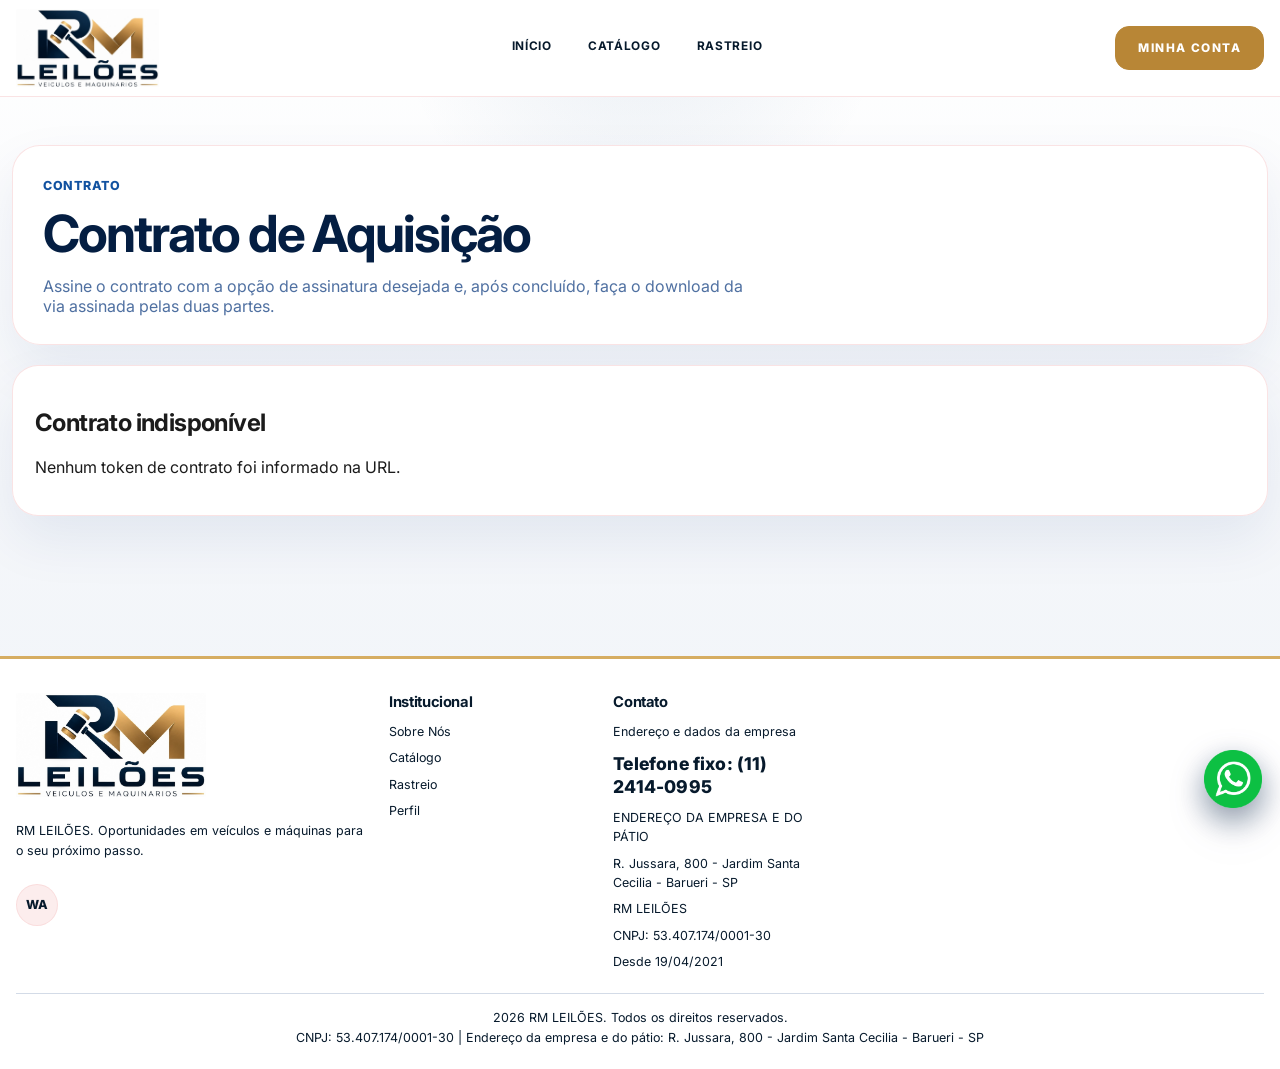
<file: public/contrato.html>
<!doctype html>
<html lang="pt-BR">
  <head>
    <meta charset="UTF-8" />
    <meta name="viewport" content="width=device-width, initial-scale=1.0, viewport-fit=cover" />
    <title>RM LEILÕES | Contrato</title>
    <meta name="description" content="Contrato de aquisição da RM LEILÕES com assinatura digital do cliente." />
    <link rel="preconnect" href="https://fonts.googleapis.com" />
    <link rel="preconnect" href="https://fonts.gstatic.com" crossorigin />
    <link href="https://fonts.googleapis.com/css2?family=Inter:wght@400;500;600;700;800&display=swap" rel="stylesheet" />
    <link rel="icon" type="image/jpeg" href="./rmleiloes.jpeg" />
    <link rel="stylesheet" href="./styles.css" />
    <meta name="theme-color" content="#061e43" />
    <link rel="stylesheet" href="./responsive.css" />
  </head>
  <body class="contract-page">
    <header class="site-header">
      <div class="container header-inner">
        <a class="brand" href="./index.html" aria-label="RM LEILÕES">
          <img class="brand-logo" src="./rmleiloes.jpeg" alt="RM LEILÕES" />
        </a>

        <nav class="desktop-nav" aria-label="Navegação principal">
          <a href="./index.html">Início</a>
          <a href="./catalogo.html">Catálogo</a>
          <a href="./rastreio.html">Rastreio</a>
        </nav>

        <div class="header-actions">
          <a class="header-button" href="./login.html">Minha conta</a>
        </div>
      </div>
    </header>

    <main class="contract-main">
      <section class="contract-hero">
        <div class="container contract-shell">
          <div class="contract-status-card" id="contractIntro">
            <span class="invoice-eyebrow">CONTRATO</span>
            <h1>Contrato de Aquisição</h1>
            <p>Assine o contrato com a opção de assinatura desejada e, após concluído, faça o download da via assinada pelas duas partes.</p>
          </div>

          <div class="contract-layout" id="contractRoot">
            <div class="invoice-loading">Carregando contrato...</div>
          </div>
        </div>
      </section>
    </main>

    <footer class="site-footer" id="contato">
      <div class="container footer-grid">
        <div>
          <div class="footer-brand">
            <img class="footer-logo" src="./rmleiloes.jpeg" alt="RM LEILÕES" />
          </div>
          <p>RM LEILÕES. Oportunidades em veículos e máquinas para o seu próximo passo.</p>
          <div class="social-row">
            <a href="#contato" aria-label="Facebook">FB</a>
            <a href="#contato" aria-label="Instagram">IG</a>
            <a href="#contato" aria-label="WhatsApp">WA</a>
          </div>
        </div>

        <div>
          <h3>Institucional</h3>
          <ul>
            <li><a href="./sobre.html">Sobre Nós</a></li>
            <li><a href="./catalogo.html">Catálogo</a></li>
            <li><a href="./rastreio.html">Rastreio</a></li>
            <li><a href="./login.html">Perfil</a></li>
          </ul>
        </div>

        <div>
          <h3>Contato</h3>
          <ul class="contact-list">
            <li><a href="./sobre.html#contato">Endereço e dados da empresa</a></li>
            <li class="contact-phone"><a href="tel:+551124140995">Telefone fixo: (11) 2414-0995</a></li>
            <li>ENDEREÇO DA EMPRESA E DO PÁTIO</li>
            <li>R. Jussara, 800 - Jardim Santa Cecilia - Barueri - SP</li>
            <li>RM LEILÕES</li>
            <li>CNPJ: 53.407.174/0001-30</li>
            <li>Desde 19/04/2021</li>
          </ul>
        </div>
      </div>

      <div class="container footer-bottom">
        <p>2026 RM LEILÕES. Todos os direitos reservados.</p>
        <p>CNPJ: 53.407.174/0001-30 | Endereço da empresa e do pátio: R. Jussara, 800 - Jardim Santa Cecilia - Barueri - SP</p>
      </div>
    </footer>

    <a class="floating-whatsapp" href="./sobre.html#contato" aria-label="Ver contato"><img src="./whatsapp1.png" alt="" width="58" height="58" /></a>

    <nav class="mobile-nav" aria-label="Navegação principal no celular">
<a class="mobile-nav-item" href="./index.html">Início</a><a class="mobile-nav-item" href="./catalogo.html">Catálogo</a><a class="mobile-nav-item" href="./sobre.html">Sobre</a><a class="mobile-nav-item" href="./rastreio.html">Rastreio</a><a class="mobile-nav-item" href="./login.html">Perfil</a>
</nav>
<script src="./mobile-access.js"></script>
    <script>
      const contractRoot = document.getElementById("contractRoot");

      const buildSignatureText = (fullName, style = "cursive") => {
        const name = String(fullName || "").trim();
        const parts = name.split(/\s+/).filter(Boolean);

        if (style === "abbrev-cursive") {
          if (parts.length <= 1) {
            return name;
          }

          const [firstName, ...rest] = parts;
          const initials = rest.map((part) => `${part[0].toUpperCase()}.`).join(" ");
          return `${firstName} ${initials}`.trim();
        }

        return name;
      };

      const formatLocalDate = (value) => {
        if (!value) {
          return "-";
        }

        const stringValue = String(value).trim();
        const normalized = /^\d{4}-\d{2}-\d{2}/.test(stringValue)
          ? `${stringValue.slice(0, 10)}T12:00:00`
          : value;
        const date = new Date(normalized);

        if (Number.isNaN(date.getTime())) {
          return String(value);
        }

        return date.toLocaleDateString("pt-BR");
      };

      const getSignatureClass = (style = "cursive") => {
        if (style === "hand") {
          return "signature-style-hand";
        }

        if (style === "abbrev-cursive") {
          return "signature-style-abbrev-cursive";
        }

        return "signature-style-cursive";
      };

      const renderSignaturePreview = (name, style) => `
        <div class="contract-sign-preview__sample ${getSignatureClass(style)}">
          ${buildSignatureText(name, style)}
        </div>
      `;

      const getToken = () => {
        const params = new URLSearchParams(window.location.search);
        return params.get("token") || params.get("id");
      };

      const renderLoading = () => {
        contractRoot.innerHTML = '<div class="invoice-loading">Carregando contrato...</div>';
      };

      const renderError = (message) => {
        contractRoot.innerHTML = `
          <article class="contract-panel contract-panel--error">
            <h2>Contrato indisponível</h2>
            <p>${message}</p>
          </article>
        `;
      };

      const renderContract = (contract) => {
        const signed = Boolean(contract.clientSignedAt);
        const signatureName = contract.clientName || "CLIENTE";

        contractRoot.innerHTML = `
          <div class="contract-grid">
            <section class="contract-paper">
              ${contract.documentHtml || ""}
            </section>

            <aside class="contract-panel contract-panel--side">
              <div class="contract-panel__head">
                <h2>${signed ? "Contrato assinado" : "Assinatura do cliente"}</h2>
                <span class="contract-badge ${signed ? "is-signed" : "is-pending"}">${signed ? "Assinado" : "Pendente"}</span>
              </div>

              <dl class="contract-details">
                <div><dt>Cliente</dt><dd>${contract.clientName || "-"}</dd></div>
                <div><dt>CPF</dt><dd>${contract.clientCpf || "-"}</dd></div>
                <div><dt>Veículo</dt><dd>${[contract.vehicleName, contract.vehicleModel, contract.vehicleYear].filter(Boolean).join(" • ") || "-"}</dd></div>
                <div><dt>Valor</dt><dd>${Number(contract.amountValue || 0).toLocaleString("pt-BR", { style: "currency", currency: "BRL" })}</dd></div>
                <div><dt>Entrega</dt><dd>${formatLocalDate(contract.deliveryDate)}</dd></div>
              </dl>

              ${
                signed
                  ? `
                    <div class="contract-actions">
                      <button class="button button-primary" type="button" id="printContractButton">Baixar contrato assinado</button>
                      <p class="contract-note">Use o botão acima para imprimir e salvar em PDF a via assinada pelas duas partes.</p>
                    </div>
                  `
                  : `
                    <form class="contract-sign-form" id="contractSignForm">
                      <div class="contract-sign-preview" aria-live="polite">
                        <span class="contract-sign-preview__eyebrow">Prévia da assinatura</span>
                        <div class="contract-sign-preview__frame" id="signaturePreviewFrame">
                          ${renderSignaturePreview(signatureName, "cursive")}
                        </div>
                        <small>O nome da pessoa aparece no estilo escolhido abaixo.</small>
                      </div>
                      <fieldset class="contract-sign-options">
                        <legend>Escolha sua assinatura</legend>
                        <label><input type="radio" name="signatureStyle" value="cursive" checked /> <span>1 - Nome Completo</span></label>
                        <label><input type="radio" name="signatureStyle" value="abbrev-cursive" /> <span>2 - Sobrenome Abreviado</span></label>
                      </fieldset>
                      <button class="button button-primary" type="submit">Assinar contrato</button>
                      <p class="contract-note">Ao assinar, o contrato fica disponível para download na via assinada.</p>
                    </form>
                  `
              }
            </aside>
          </div>
        `;

        const printButton = document.getElementById("printContractButton");
        const signForm = document.getElementById("contractSignForm");
        const signaturePreviewFrame = document.getElementById("signaturePreviewFrame");

        printButton?.addEventListener("click", () => window.print());

        const updateSignaturePreview = () => {
          if (!signaturePreviewFrame || !signForm) {
            return;
          }

          const selectedStyle = new FormData(signForm).get("signatureStyle") || "cursive";
          signaturePreviewFrame.innerHTML = renderSignaturePreview(signatureName, selectedStyle);
        };

        signForm?.querySelectorAll('input[name="signatureStyle"]').forEach((input) => {
          input.addEventListener("change", updateSignaturePreview);
        });

        updateSignaturePreview();

        signForm?.addEventListener("submit", async (event) => {
          event.preventDefault();

          const formData = new FormData(signForm);
          try {
            const response = await fetch(`/api/contracts?action=sign&token=${encodeURIComponent(contract.publicToken)}`, {
              method: "POST",
              headers: { "Content-Type": "application/json" },
              body: JSON.stringify({
                signatureStyle: formData.get("signatureStyle")
              })
            });
            const data = await response.json();

            if (!response.ok) {
              throw new Error(data.message || "Não foi possível assinar o contrato.");
            }

            renderContract(data.contract);
          } catch (error) {
            renderError(error.message);
          }
        });
      };

      const loadContract = async () => {
        const token = getToken();

        if (!token) {
          renderError("Nenhum token de contrato foi informado na URL.");
          return;
        }

        try {
          const response = await fetch(`/api/contracts/public/${encodeURIComponent(token)}`);
          const data = await response.json();

          if (!response.ok) {
            throw new Error(data.message || "Não foi possível carregar o contrato.");
          }

          renderContract(data.contract);
        } catch (error) {
          renderError(error.message);
        }
      };

      loadContract();
    </script>
  <script src="./app-navigation.js" defer></script>
  </body>
</html>
</file>
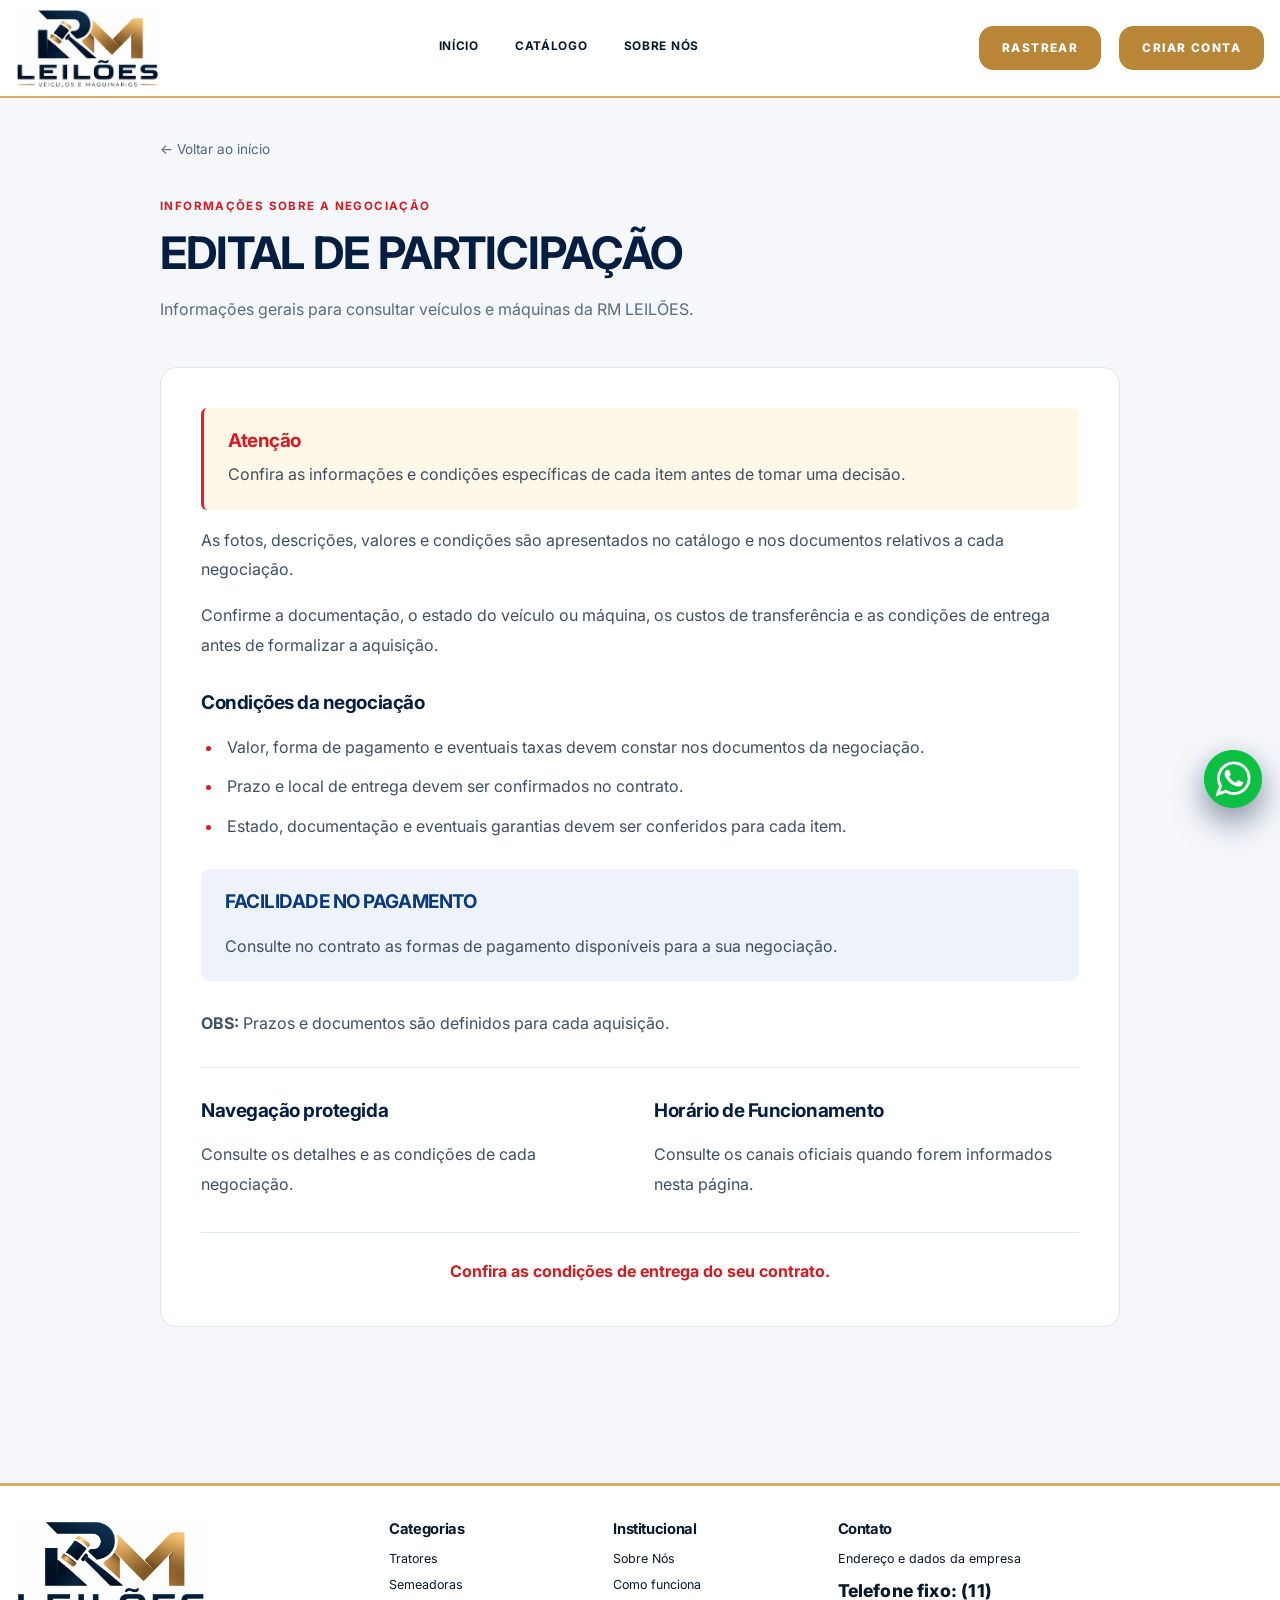
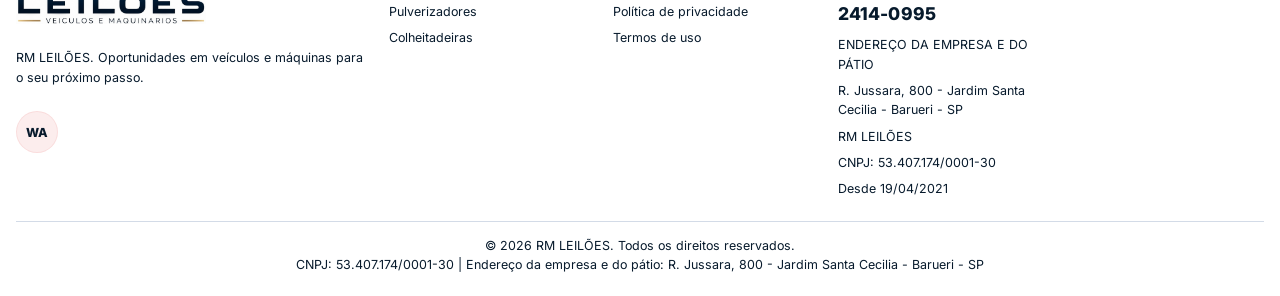
<file: public/edital.html>
<!doctype html>
<html lang="pt-BR">
  <head>
    <meta charset="UTF-8" />
    <meta name="viewport" content="width=device-width, initial-scale=1.0, viewport-fit=cover" />
    <title>RM LEILÕES | Edital de Participação</title>
    <meta
      name="description"
      content="Informações gerais para consultar veículos e máquinas da RM LEILÕES."
    />
    <link rel="preconnect" href="https://fonts.googleapis.com" />
    <link rel="preconnect" href="https://fonts.gstatic.com" crossorigin />
    <link
      href="https://fonts.googleapis.com/css2?family=Inter:wght@400;500;600;700;800&display=swap"
      rel="stylesheet"
    />
    <link rel="icon" type="image/jpeg" href="./rmleiloes.jpeg" />
    <link rel="stylesheet" href="./styles.css" />
    <meta name="theme-color" content="#061e43" />
    <link rel="stylesheet" href="./responsive.css" />
  </head>
  <body class="about-page edital-page">
    <header class="site-header">
      <div class="container header-inner">
        <a class="brand" href="./index.html" aria-label="RM LEILÕES">
          <img class="brand-logo" src="./rmleiloes.jpeg" alt="RM LEILÕES" />
        </a>

        <nav class="desktop-nav" aria-label="Navegação principal">
          <a href="./index.html">Início</a>
          <a href="./catalogo.html">Catálogo</a>
          <a href="./sobre.html">Sobre Nós</a>
        </nav>

        <div class="header-actions">
          <a class="header-button" href="./rastreio.html">Rastrear</a>
          <a class="header-button" href="./cadastro.html">Criar Conta</a>
        </div>
      </div>
    </header>

    <main class="edital-main container">
      <a class="edital-back" href="./index.html">← Voltar ao início</a>
      <header class="edital-heading">
        <span class="edital-eyebrow">Informações sobre a negociação</span>
        <h1>EDITAL DE PARTICIPAÇÃO</h1>
        <p>Informações gerais para consultar veículos e máquinas da RM LEILÕES.</p>
      </header>
      <article class="edital-document" aria-label="Regras de participação">
        <section class="edital-notice" aria-labelledby="editalAttention">
          <h2 id="editalAttention">Atenção</h2>
          <p>Confira as informações e condições específicas de cada item antes de tomar uma decisão.</p>
        </section>
        <p>As fotos, descrições, valores e condições são apresentados no catálogo e nos documentos relativos a cada negociação.</p>
        <p>Confirme a documentação, o estado do veículo ou máquina, os custos de transferência e as condições de entrega antes de formalizar a aquisição.</p>
        <section aria-labelledby="editalConditions">
          <h2 id="editalConditions">Condições da negociação</h2>
          <ul>
            <li>Valor, forma de pagamento e eventuais taxas devem constar nos documentos da negociação.</li>
            <li>Prazo e local de entrega devem ser confirmados no contrato.</li>
            <li>Estado, documentação e eventuais garantias devem ser conferidos para cada item.</li>
          </ul>
        </section>
        <section class="edital-payment" aria-labelledby="editalPayment">
          <h2 id="editalPayment">FACILIDADE NO PAGAMENTO</h2>
          <p>Consulte no contrato as formas de pagamento disponíveis para a sua negociação.</p>
        </section>
        <p><strong>OBS:</strong> Prazos e documentos são definidos para cada aquisição.</p>
        <div class="edital-info-grid">
          <section aria-labelledby="editalSecurity">
            <h2 id="editalSecurity">Navegação protegida</h2>
            <p>Consulte os detalhes e as condições de cada negociação.</p>
          </section>
          <section aria-labelledby="editalHours">
            <h2 id="editalHours">Horário de Funcionamento</h2>
            <p>Consulte os canais oficiais quando forem informados nesta página.</p>
          </section>
        </div>
        <p class="edital-delivery"><strong>Confira as condições de entrega do seu contrato.</strong></p>
      </article>
    </main>

    <footer class="site-footer" id="contato">
      <div class="container footer-grid">
        <div>
          <div class="footer-brand">
            <img class="footer-logo" src="./rmleiloes.jpeg" alt="RM LEILÕES" />
          </div>
          <p>RM LEILÕES. Oportunidades em veículos e máquinas para o seu próximo passo.</p>
          <div class="social-row">
            <a href="https://www.facebook.com/" aria-label="Facebook">FB</a>
            <a href="https://www.instagram.com/" aria-label="Instagram">IG</a>
            <a href="./sobre.html#contato" aria-label="WhatsApp">WA</a>
          </div>
        </div>

        <div>
          <h3>Categorias</h3>
          <ul>
            <li><a href="./catalogo.html">Tratores</a></li>
            <li><a href="./catalogo.html">Semeadoras</a></li>
            <li><a href="./catalogo.html">Pulverizadores</a></li>
            <li><a href="./catalogo.html">Colheitadeiras</a></li>
          </ul>
        </div>

        <div>
          <h3>Institucional</h3>
          <ul>
            <li><a href="./sobre.html">Sobre Nós</a></li>
            <li><a href="./catalogo.html">Como funciona</a></li>
            <li><a href="./catalogo.html">Política de privacidade</a></li>
            <li><a href="./catalogo.html">Termos de uso</a></li>
          </ul>
        </div>

        <div>
          <h3>Contato</h3>
          <ul class="contact-list">
            <li><a href="./sobre.html#contato">Endereço e dados da empresa</a></li>
            <li class="contact-phone"><a href="tel:+551124140995">Telefone fixo: (11) 2414-0995</a></li>
            <li>ENDEREÇO DA EMPRESA E DO PÁTIO</li>
            <li>R. Jussara, 800 - Jardim Santa Cecilia - Barueri - SP</li>
            <li>RM LEILÕES</li>
            <li>CNPJ: 53.407.174/0001-30</li>
            <li>Desde 19/04/2021</li>
          </ul>
        </div>
      </div>

      <div class="container footer-bottom">
        <p>© 2026 RM LEILÕES. Todos os direitos reservados.</p>
        <p>CNPJ: 53.407.174/0001-30 | Endereço da empresa e do pátio: R. Jussara, 800 - Jardim Santa Cecilia - Barueri - SP</p>
      </div>
    </footer>

    <a class="floating-whatsapp" href="./sobre.html#contato" aria-label="Ver contato"><img src="./whatsapp1.png" alt="" width="58" height="58" /></a>

    <nav class="mobile-nav" aria-label="Navegação mobile">
      <a class="mobile-nav-item" href="./index.html">Início</a>
      <a class="mobile-nav-item" href="./catalogo.html">Catálogo</a>
      <a class="mobile-nav-item" href="./sobre.html">Sobre</a>
      <a class="mobile-nav-item" href="./rastreio.html">Rastreio</a>
      <a class="mobile-nav-item" href="./login.html">Perfil</a>
    </nav>
    <script src="./mobile-access.js"></script>
  <script src="./app-navigation.js" defer></script>
  </body>
</html>
</file>
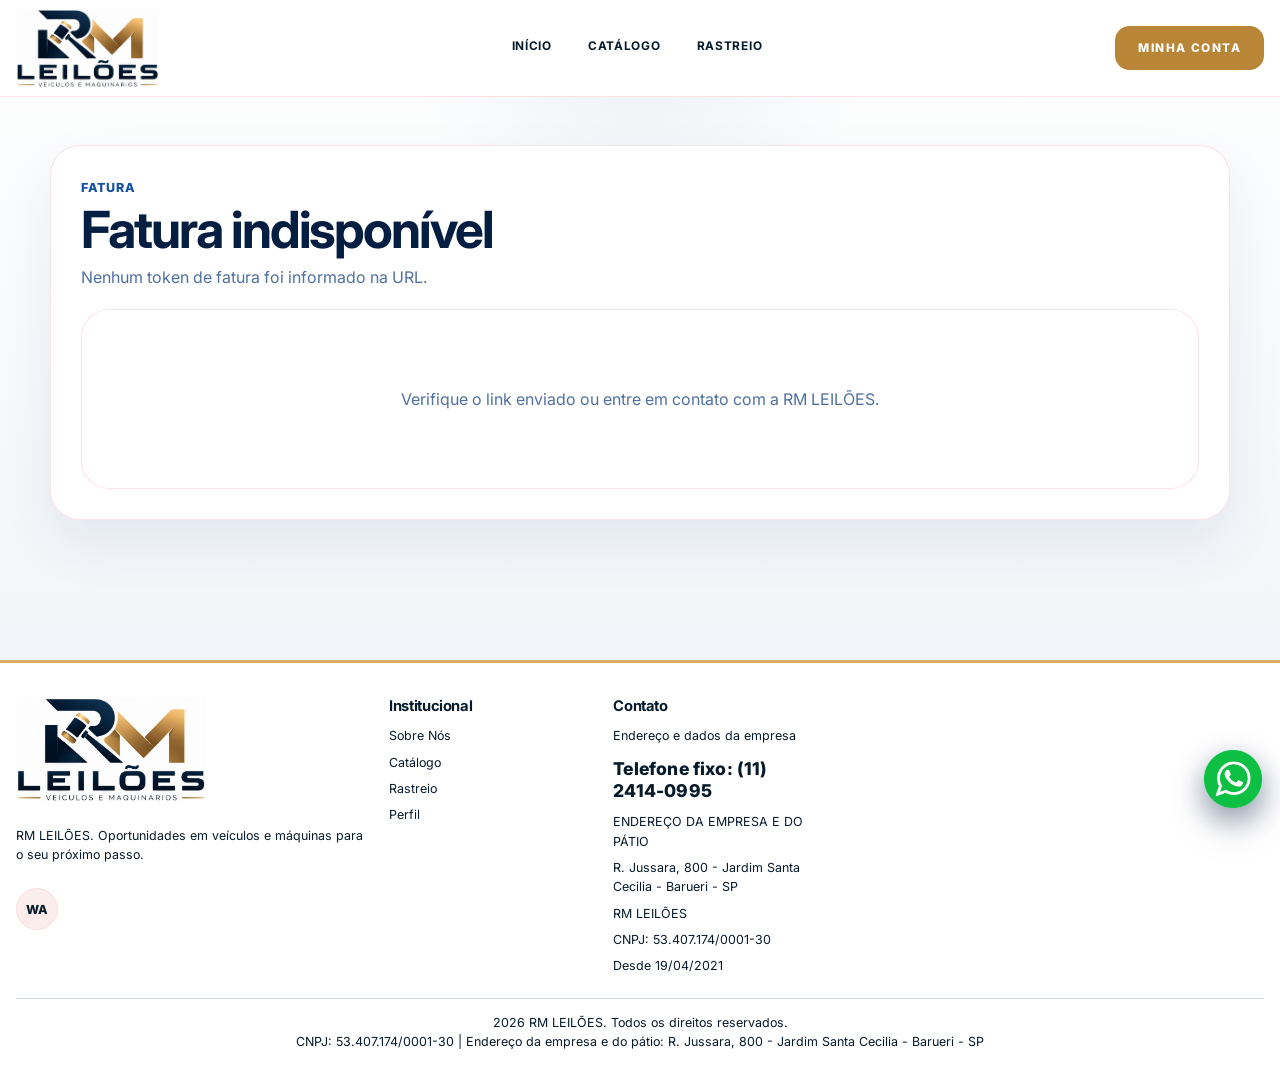
<file: public/fatura.html>
<!doctype html>
<html lang="pt-BR">
  <head>
    <meta charset="UTF-8" />
    <meta name="viewport" content="width=device-width, initial-scale=1.0, viewport-fit=cover" />
    <title>RM LEILÕES | Fatura</title>
    <meta
      name="description"
      content="Fatura de pagamento com Pix copia e cola e QR Code da RM LEILÕES."
    />
    <link rel="preconnect" href="https://fonts.googleapis.com" />
    <link rel="preconnect" href="https://fonts.gstatic.com" crossorigin />
    <link
      href="https://fonts.googleapis.com/css2?family=Inter:wght@400;500;600;700;800&display=swap"
      rel="stylesheet"
    />
    <link rel="icon" type="image/jpeg" href="./rmleiloes.jpeg" />
    <link rel="stylesheet" href="./styles.css" />
    <meta name="theme-color" content="#061e43" />
    <link rel="stylesheet" href="./responsive.css" />
  </head>
  <body class="invoice-page">
    <header class="site-header">
      <div class="container header-inner">
        <a class="brand" href="./index.html" aria-label="RM LEILÕES">
          <img class="brand-logo" src="./rmleiloes.jpeg" alt="RM LEILÕES" />
        </a>

        <nav class="desktop-nav" aria-label="Navegação principal">
          <a href="./index.html">Início</a>
          <a href="./catalogo.html">Catálogo</a>
          <a href="./rastreio.html">Rastreio</a>
        </nav>

        <div class="header-actions">
          <a class="header-button" href="./login.html">Minha conta</a>
        </div>
      </div>
    </header>

    <main>
      <section class="invoice-hero">
        <div class="container invoice-shell" id="invoiceRoot">
          <div class="invoice-loading">Carregando fatura...</div>
        </div>
      </section>
    </main>

    <footer class="site-footer" id="contato">
      <div class="container footer-grid">
        <div>
          <div class="footer-brand">
            <img class="footer-logo" src="./rmleiloes.jpeg" alt="RM LEILÕES" />
          </div>
          <p>RM LEILÕES. Oportunidades em veículos e máquinas para o seu próximo passo.</p>
          <div class="social-row">
            <a href="#contato" aria-label="Facebook">FB</a>
            <a href="#contato" aria-label="Instagram">IG</a>
            <a href="#contato" aria-label="WhatsApp">WA</a>
          </div>
        </div>

        <div>
          <h3>Institucional</h3>
          <ul>
            <li><a href="./sobre.html">Sobre Nós</a></li>
            <li><a href="./catalogo.html">Catálogo</a></li>
            <li><a href="./rastreio.html">Rastreio</a></li>
            <li><a href="./login.html">Perfil</a></li>
          </ul>
        </div>

        <div>
          <h3>Contato</h3>
          <ul class="contact-list">
            <li><a href="./sobre.html#contato">Endereço e dados da empresa</a></li>
            <li class="contact-phone"><a href="tel:+551124140995">Telefone fixo: (11) 2414-0995</a></li>
            <li>ENDEREÇO DA EMPRESA E DO PÁTIO</li>
            <li>R. Jussara, 800 - Jardim Santa Cecilia - Barueri - SP</li>
            <li>RM LEILÕES</li>
            <li>CNPJ: 53.407.174/0001-30</li>
            <li>Desde 19/04/2021</li>
          </ul>
        </div>
      </div>

      <div class="container footer-bottom">
        <p>2026 RM LEILÕES. Todos os direitos reservados.</p>
        <p>CNPJ: 53.407.174/0001-30 | Endereço da empresa e do pátio: R. Jussara, 800 - Jardim Santa Cecilia - Barueri - SP</p>
      </div>
    </footer>

    <a class="floating-whatsapp" href="./sobre.html#contato" aria-label="Ver contato"><img src="./whatsapp1.png" alt="" width="58" height="58" /></a>

    <nav class="mobile-nav" aria-label="Navegação principal no celular">
<a class="mobile-nav-item" href="./index.html">Início</a><a class="mobile-nav-item" href="./catalogo.html">Catálogo</a><a class="mobile-nav-item" href="./sobre.html">Sobre</a><a class="mobile-nav-item" href="./rastreio.html">Rastreio</a><a class="mobile-nav-item" href="./login.html">Perfil</a>
</nav>
<script src="./mobile-access.js"></script>
    <script type="module">
      import { pixReceiverName } from "./shared/pix.js";
      const invoiceRoot = document.getElementById("invoiceRoot");

      const formatCurrency = (value) =>
        Number(value || 0).toLocaleString("pt-BR", {
          style: "currency",
          currency: "BRL"
        });

      const formatDate = (value) => {
        if (!value) return "-";
        const date = new Date(value);
        if (Number.isNaN(date.getTime())) return value;
        return date.toLocaleString("pt-BR", { dateStyle: "short", timeStyle: "short" });
      };

      const statusMap = {
        pending: { label: "Aguardando pagamento", className: "is-pending" },
        waiting_payment: { label: "Aguardando pagamento", className: "is-pending" },
        paid: { label: "Pago", className: "is-paid" },
        refunded: { label: "Estornada", className: "is-refunded" },
        charged_back: { label: "Chargeback", className: "is-refunded" },
        failed: { label: "Falhada", className: "is-failed" },
        canceled: { label: "Cancelada", className: "is-failed" }
      };

      const getStatusInfo = (status) => statusMap[String(status || "").toLowerCase()] || statusMap.pending;

      const copyToClipboard = async (text) => {
        await navigator.clipboard.writeText(text);
      };

      const renderInvoice = (invoice) => {
          const receiverName = pixReceiverName(invoice.ironPixCode || invoice.pixCode);
          const statusInfo = getStatusInfo(invoice.paidAt ? "paid" : invoice.status);
          const qrImage =
          invoice.ironPixImage ||
          invoice.pixImage ||
          (invoice.ironPixCode || invoice.pixCode
            ? `https://api.qrserver.com/v1/create-qr-code/?size=260x260&data=${encodeURIComponent(invoice.ironPixCode || invoice.pixCode)}`
            : "");

        invoiceRoot.innerHTML = `
          <article class="invoice-card">
            <div class="invoice-card__head">
              <div>
                <span class="invoice-eyebrow">Fatura</span>
                <h1>${invoice.title || "Fatura RM LEILÕES"}</h1>
                <p>${invoice.clientName || "Cliente"} • ${invoice.publicToken || "-"}</p>
              </div>
              <div class="invoice-status ${statusInfo.className}">${statusInfo.label}</div>
            </div>

            <div class="invoice-summary-grid">
              <div class="invoice-summary-item">
                <span>Valor</span>
                <strong>${formatCurrency(invoice.amount)}</strong>
              </div>
              <div class="invoice-summary-item">
                <span>Vencimento</span>
                <strong>${invoice.dueDate ? formatDate(invoice.dueDate) : "Sem vencimento"}</strong>
              </div>
              <div class="invoice-summary-item">
                <span>Status</span>
                <strong>${statusInfo.label}</strong>
              </div>
              <div class="invoice-summary-item">
                <span>Atualização</span>
                <strong>${formatDate(invoice.updatedAt || invoice.createdAt)}</strong>
              </div>
            </div>

            <div class="invoice-layout">
              <section class="invoice-panel">
                <div class="invoice-panel__head">
                  <h2>Pix QR Code</h2>
                  <button class="invoice-refresh" type="button" id="refreshInvoiceButton">Atualizar status</button>
                </div>

                ${qrImage ? `<div class="invoice-qr"><img src="${qrImage}" alt="QR Code Pix" /></div>` : '<div class="invoice-empty">QR Code indisponível no momento.</div>'}

                <div class="invoice-receiver">
                  <span>Recebedor informado no código Pix</span>
                  <strong id="pixReceiverName"></strong>
                </div>
                <div class="invoice-copy-group">
                  <label for="pixCopyField">Pix copia e cola</label>
                  <textarea id="pixCopyField" readonly>${invoice.ironPixCode || invoice.pixCode || ""}</textarea>
                  <div class="invoice-actions">
                    <button class="button button-primary" type="button" id="copyPixButton">Copiar código</button>
                    <a class="button button-secondary" href="${invoice.paymentUrl || "#"}" target="_blank" rel="noreferrer">Abrir link</a>
                  </div>
                </div>
              </section>

              <aside class="invoice-panel invoice-panel--side">
                <div class="invoice-panel__head">
                  <h2>Dados da fatura</h2>
                </div>
                <dl class="invoice-details">
                  <div>
                    <dt>Cliente</dt>
                    <dd>${invoice.clientName || "-"}</dd>
                  </div>
                  <div>
                    <dt>E-mail</dt>
                    <dd>${invoice.clientEmail || "-"}</dd>
                  </div>
                  <div>
                    <dt>Telefone</dt>
                    <dd>${invoice.clientPhone || "-"}</dd>
                  </div>
                  <div>
                    <dt>Documento</dt>
                    <dd>${invoice.clientDocument || "-"}</dd>
                  </div>
                  <div>
                    <dt>Transação NowBank</dt>
                    <dd>${invoice.ironTransactionHash || invoice.sigiloTransactionId || "-"}</dd>
                  </div>
                  <div>
                    <dt>Criada em</dt>
                    <dd>${formatDate(invoice.createdAt)}</dd>
                  </div>
                  <div>
                    <dt>Pago em</dt>
                    <dd>${formatDate(invoice.paidAt)}</dd>
                  </div>
                </dl>
                <p class="invoice-note">
                  Use o botão de copiar para pagar no app do seu banco ou escaneie o QR Code com a câmera.
                </p>
              </aside>
            </div>
          </article>
        `;

        const refreshButton = document.getElementById("refreshInvoiceButton");
        document.getElementById("pixReceiverName").textContent = receiverName || "Não informado no código Pix";
        const copyPixButton = document.getElementById("copyPixButton");
        const pixCopyField = document.getElementById("pixCopyField");

        refreshButton?.addEventListener("click", () => loadInvoice(true));
        copyPixButton?.addEventListener("click", async () => {
          try {
            await copyToClipboard(pixCopyField.value);
            copyPixButton.textContent = "Copiado";
            setTimeout(() => {
              copyPixButton.textContent = "Copiar código";
            }, 1800);
          } catch (_error) {
            copyPixButton.textContent = "Falha ao copiar";
          }
        });
      };

      const renderError = (message) => {
        invoiceRoot.innerHTML = `
          <article class="invoice-card">
            <div class="invoice-card__head">
              <div>
                <span class="invoice-eyebrow">Fatura</span>
                <h1>Fatura indisponível</h1>
                <p>${message}</p>
              </div>
            </div>
            <div class="invoice-empty">Verifique o link enviado ou entre em contato com a RM LEILÕES.</div>
          </article>
        `;
      };

      const loadInvoice = async (sync = false) => {
        const params = new URLSearchParams(window.location.search);
        const token = params.get("token") || params.get("id");

        if (!token) {
          renderError("Nenhum token de fatura foi informado na URL.");
          return;
        }

        const endpoint = sync
          ? `/api/invoices/public/${encodeURIComponent(token)}/sync`
          : `/api/invoices/public/${encodeURIComponent(token)}`;

        try {
          const response = await fetch(endpoint, { method: sync ? "POST" : "GET" });
          const data = await response.json();

          if (!response.ok) {
            throw new Error(data.message || "Não foi possível carregar a fatura.");
          }

          renderInvoice(data.invoice);
        } catch (error) {
          if (sync) {
            try {
              const fallbackResponse = await fetch(`/api/invoices/public/${encodeURIComponent(token)}`);
              const fallbackData = await fallbackResponse.json();

              if (fallbackResponse.ok) {
                renderInvoice(fallbackData.invoice);
                return;
              }
            } catch (_fallbackError) {
              // Mantém o erro original abaixo.
            }
          }

          renderError(error.message);
        }
      };

      loadInvoice(false);
      setInterval(() => loadInvoice(true), 30000);
    </script>
  <script src="./app-navigation.js" defer></script>
  </body>
</html>
</file>
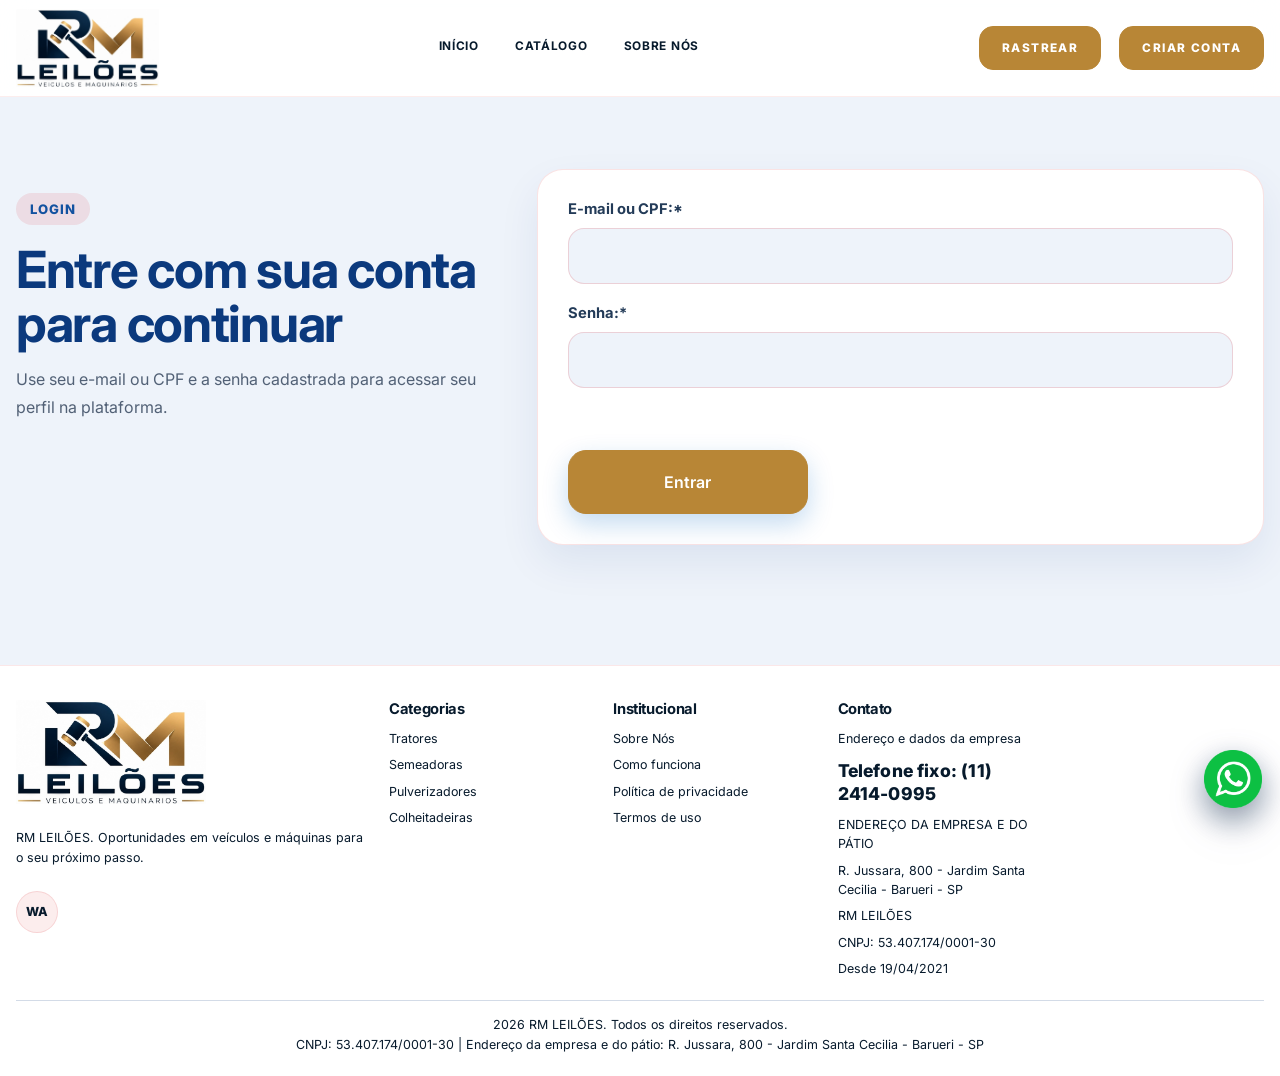
<file: public/login.html>
<!doctype html>
<html lang="pt-BR">
  <head>
    <meta charset="UTF-8" />
    <meta name="viewport" content="width=device-width, initial-scale=1.0, viewport-fit=cover" />
    <title>RM LEILÕES | Login</title>
    <meta
      name="description"
      content="Acesse sua conta na RM LEILÕES."
    />
    <link rel="preconnect" href="https://fonts.googleapis.com" />
    <link rel="preconnect" href="https://fonts.gstatic.com" crossorigin />
    <link
      href="https://fonts.googleapis.com/css2?family=Inter:wght@400;500;600;700;800&display=swap"
      rel="stylesheet"
    />
    <link rel="icon" type="image/jpeg" href="./rmleiloes.jpeg" />
    <link rel="stylesheet" href="./styles.css" />
    <meta name="theme-color" content="#061e43" />
    <link rel="stylesheet" href="./responsive.css" />
  </head>
  <body class="login-page">
    <header class="site-header">
      <div class="container header-inner">
        <a class="brand" href="./index.html" aria-label="RM LEILÕES">
          <img class="brand-logo" src="./rmleiloes.jpeg" alt="RM LEILÕES" />
        </a>

        <nav class="desktop-nav" aria-label="Navegação principal">
          <a href="./index.html">Início</a>
          <a href="./catalogo.html">Catálogo</a>
          <a href="./sobre.html">Sobre Nós</a>
        </nav>

        <div class="header-actions">
          <a class="header-button" href="./rastreio.html">Rastrear</a>
          <a class="header-button" href="./cadastro.html">Criar Conta</a>
        </div>
      </div>
    </header>

    <main>
      <section class="register-section">
        <div class="container register-layout">
          <div class="register-copy">
            <span class="register-eyebrow">Login</span>
            <h1>Entre com sua conta para continuar</h1>
            <p>
              Use seu e-mail ou CPF e a senha cadastrada para acessar seu perfil na plataforma.
            </p>
          </div>

          <div class="register-card">
            <form class="register-form register-form--single" id="login-form">
              <div class="form-field form-field--full">
                <label for="login-identifier">E-mail ou CPF:*</label>
                <input id="login-identifier" name="identifier" type="text" required />
              </div>

              <div class="form-field form-field--full">
                <label for="login-password">Senha:*</label>
                <input id="login-password" name="password" type="password" required />
              </div>

              <p class="form-status" id="login-status" aria-live="polite"></p>

              <div class="form-actions">
                <button class="button button-primary" type="submit">Entrar</button>
              </div>
            </form>

            <div class="account-summary" id="account-summary" hidden>
              <div class="account-summary__head">
                <h2>Conta conectada</h2>
                <button class="account-summary__logout" id="logout-button" type="button">Sair</button>
              </div>
              <div class="account-summary__grid">
                <div><span>Nome</span><strong id="summary-name">-</strong></div>
                <div><span>E-mail</span><strong id="summary-email">-</strong></div>
                <div><span>WhatsApp</span><strong id="summary-whatsapp">-</strong></div>
                <div><span>CPF</span><strong id="summary-cpf">-</strong></div>
                <div><span>Endereço</span><strong id="summary-address">-</strong></div>
              </div>
            </div>
          </div>
        </div>
      </section>
    </main>

    <footer class="site-footer" id="contato">
      <div class="container footer-grid">
        <div>
          <div class="footer-brand">
            <img class="footer-logo" src="./rmleiloes.jpeg" alt="RM LEILÕES" />
          </div>
          <p>RM LEILÕES. Oportunidades em veículos e máquinas para o seu próximo passo.</p>
          <div class="social-row">
            <a href="https://www.facebook.com/" aria-label="Facebook">FB</a>
            <a href="https://www.instagram.com/" aria-label="Instagram">IG</a>
            <a href="./sobre.html#contato" aria-label="WhatsApp">WA</a>
          </div>
        </div>

        <div>
          <h3>Categorias</h3>
          <ul>
            <li><a href="./catalogo.html">Tratores</a></li>
            <li><a href="./catalogo.html">Semeadoras</a></li>
            <li><a href="./catalogo.html">Pulverizadores</a></li>
            <li><a href="./catalogo.html">Colheitadeiras</a></li>
          </ul>
        </div>

        <div>
          <h3>Institucional</h3>
          <ul>
            <li><a href="./sobre.html">Sobre Nós</a></li>
            <li><a href="./catalogo.html">Como funciona</a></li>
            <li><a href="./catalogo.html">Política de privacidade</a></li>
            <li><a href="./catalogo.html">Termos de uso</a></li>
          </ul>
        </div>

        <div>
          <h3>Contato</h3>
          <ul class="contact-list">
            <li><a href="./sobre.html#contato">Endereço e dados da empresa</a></li>
            <li class="contact-phone"><a href="tel:+551124140995">Telefone fixo: (11) 2414-0995</a></li>
            <li>ENDEREÇO DA EMPRESA E DO PÁTIO</li>
            <li>R. Jussara, 800 - Jardim Santa Cecilia - Barueri - SP</li>
            <li>RM LEILÕES</li>
            <li>CNPJ: 53.407.174/0001-30</li>
            <li>Desde 19/04/2021</li>
          </ul>
        </div>
      </div>

      <div class="container footer-bottom">
        <p>2026 RM LEILÕES. Todos os direitos reservados.</p>
        <p>CNPJ: 53.407.174/0001-30 | Endereço da empresa e do pátio: R. Jussara, 800 - Jardim Santa Cecilia - Barueri - SP</p>
      </div>
    </footer>

    <a class="floating-whatsapp" href="./sobre.html#contato" aria-label="Ver contato"><img src="./whatsapp1.png" alt="" width="58" height="58" /></a>

    <nav class="mobile-nav" aria-label="Navegação mobile">
      <a class="mobile-nav-item" href="./index.html">Início</a>
      <a class="mobile-nav-item" href="./catalogo.html">Catálogo</a>
      <a class="mobile-nav-item" href="./sobre.html">Sobre</a>
      <a class="mobile-nav-item" href="./rastreio.html">Rastreio</a>
      <a class="mobile-nav-item active" href="./login.html">Perfil</a>
    </nav>

    <script src="./mobile-access.js"></script>
    <script>
      const loginForm = document.querySelector("#login-form");
      const loginStatus = document.querySelector("#login-status");
      const accountSummary = document.querySelector("#account-summary");
      const logoutButton = document.querySelector("#logout-button");
      const identifierInput = document.querySelector("#login-identifier");

      const onlyDigits = (value) => value.replace(/\D/g, "");
      const ACCESS_TOKEN_KEY = "agro_access_token";
      const REFRESH_TOKEN_KEY = "agro_refresh_token";
      const CURRENT_USER_KEY = "agro_current_user";
      const getCurrentUser = () => JSON.parse(localStorage.getItem(CURRENT_USER_KEY) || "null");
      const getAccessToken = () => localStorage.getItem(ACCESS_TOKEN_KEY);
      const getRefreshToken = () => localStorage.getItem(REFRESH_TOKEN_KEY);

      const fillSummary = (user) => {
        document.querySelector("#summary-name").textContent = user.fullName;
        document.querySelector("#summary-email").textContent = user.email;
        document.querySelector("#summary-whatsapp").textContent = user.whatsapp;
        document.querySelector("#summary-cpf").textContent = user.cpf;
        document.querySelector("#summary-address").textContent =
          `${user.address}, ${user.number}${user.complement ? `, ${user.complement}` : ""} - ${user.district}${user.city ? `, ${user.city}` : ""}${user.state ? `/${user.state}` : ""}`;
      };

      const setLoggedState = (user) => {
        fillSummary(user);
        accountSummary.hidden = false;
        loginForm.hidden = true;
      };

      const setLoggedOutState = () => {
        accountSummary.hidden = true;
        loginForm.hidden = false;
      };

      const urlParams = new URLSearchParams(window.location.search);
      if (urlParams.get("registered") === "1") {
        loginStatus.textContent = "Cadastro realizado com sucesso. Agora faça seu login.";
      }

      const refreshSession = async () => {
        const refreshToken = getRefreshToken();
        if (!refreshToken) {
          return false;
        }

        const response = await fetch("/api/auth/refresh", {
          method: "POST",
          headers: {
            "Content-Type": "application/json"
          },
          body: JSON.stringify({ refreshToken })
        });

        if (!response.ok) {
          return false;
        }

        const data = await response.json();
        localStorage.setItem(ACCESS_TOKEN_KEY, data.accessToken);
        localStorage.setItem(REFRESH_TOKEN_KEY, data.refreshToken);
        localStorage.setItem(CURRENT_USER_KEY, JSON.stringify(data.user));
        setLoggedState(data.user);
        return true;
      };

      const loadProfile = async () => {
        const accessToken = getAccessToken();
        const currentUser = getCurrentUser();

        if (!accessToken || !currentUser) {
          return;
        }

        const response = await fetch("/api/auth/me", {
          headers: {
            Authorization: `Bearer ${accessToken}`
          }
        });

        if (response.ok) {
          const data = await response.json();
          localStorage.setItem(CURRENT_USER_KEY, JSON.stringify(data.user));
          setLoggedState(data.user);
          return;
        }

        const refreshed = await refreshSession();
        if (!refreshed) {
          localStorage.removeItem(ACCESS_TOKEN_KEY);
          localStorage.removeItem(REFRESH_TOKEN_KEY);
          localStorage.removeItem(CURRENT_USER_KEY);
        }
      };

      loadProfile();

      identifierInput.addEventListener("input", () => {
        const value = identifierInput.value;
        if (onlyDigits(value).length <= 11 && value.includes("@") === false) {
          const digits = onlyDigits(value).slice(0, 11);
          identifierInput.value = digits
            .replace(/(\d{3})(\d)/, "$1.$2")
            .replace(/(\d{3})(\d)/, "$1.$2")
            .replace(/(\d{3})(\d{1,2})$/, "$1-$2");
        }
      });

      loginForm.addEventListener("submit", (event) => {
        event.preventDefault();

        loginStatus.textContent = "Entrando...";

        fetch("/api/auth/login", {
          method: "POST",
          headers: {
            "Content-Type": "application/json"
          },
          body: JSON.stringify({
            identifier: loginForm.identifier.value.trim(),
            password: loginForm.password.value
          })
        })
          .then(async (response) => {
            const data = await response.json();
            if (!response.ok) {
              throw new Error(data.message || "Dados de acesso inválidos.");
            }

            localStorage.setItem(ACCESS_TOKEN_KEY, data.accessToken);
            localStorage.setItem(REFRESH_TOKEN_KEY, data.refreshToken);
            localStorage.setItem(CURRENT_USER_KEY, JSON.stringify(data.user));
            loginStatus.textContent = "";
            setLoggedState(data.user);
          })
          .catch((error) => {
            loginStatus.textContent = error.message;
          });
      });

      logoutButton.addEventListener("click", () => {
        fetch("/api/auth/logout", {
          method: "POST",
          headers: {
            "Content-Type": "application/json"
          },
          body: JSON.stringify({
            refreshToken: getRefreshToken()
          })
        }).finally(() => {
          localStorage.removeItem(ACCESS_TOKEN_KEY);
          localStorage.removeItem(REFRESH_TOKEN_KEY);
          localStorage.removeItem(CURRENT_USER_KEY);
          loginForm.reset();
          loginStatus.textContent = "Voce saiu da conta.";
          setLoggedOutState();
        });
      });
    </script>
  <script src="./app-navigation.js" defer></script>
  </body>
</html>
</file>
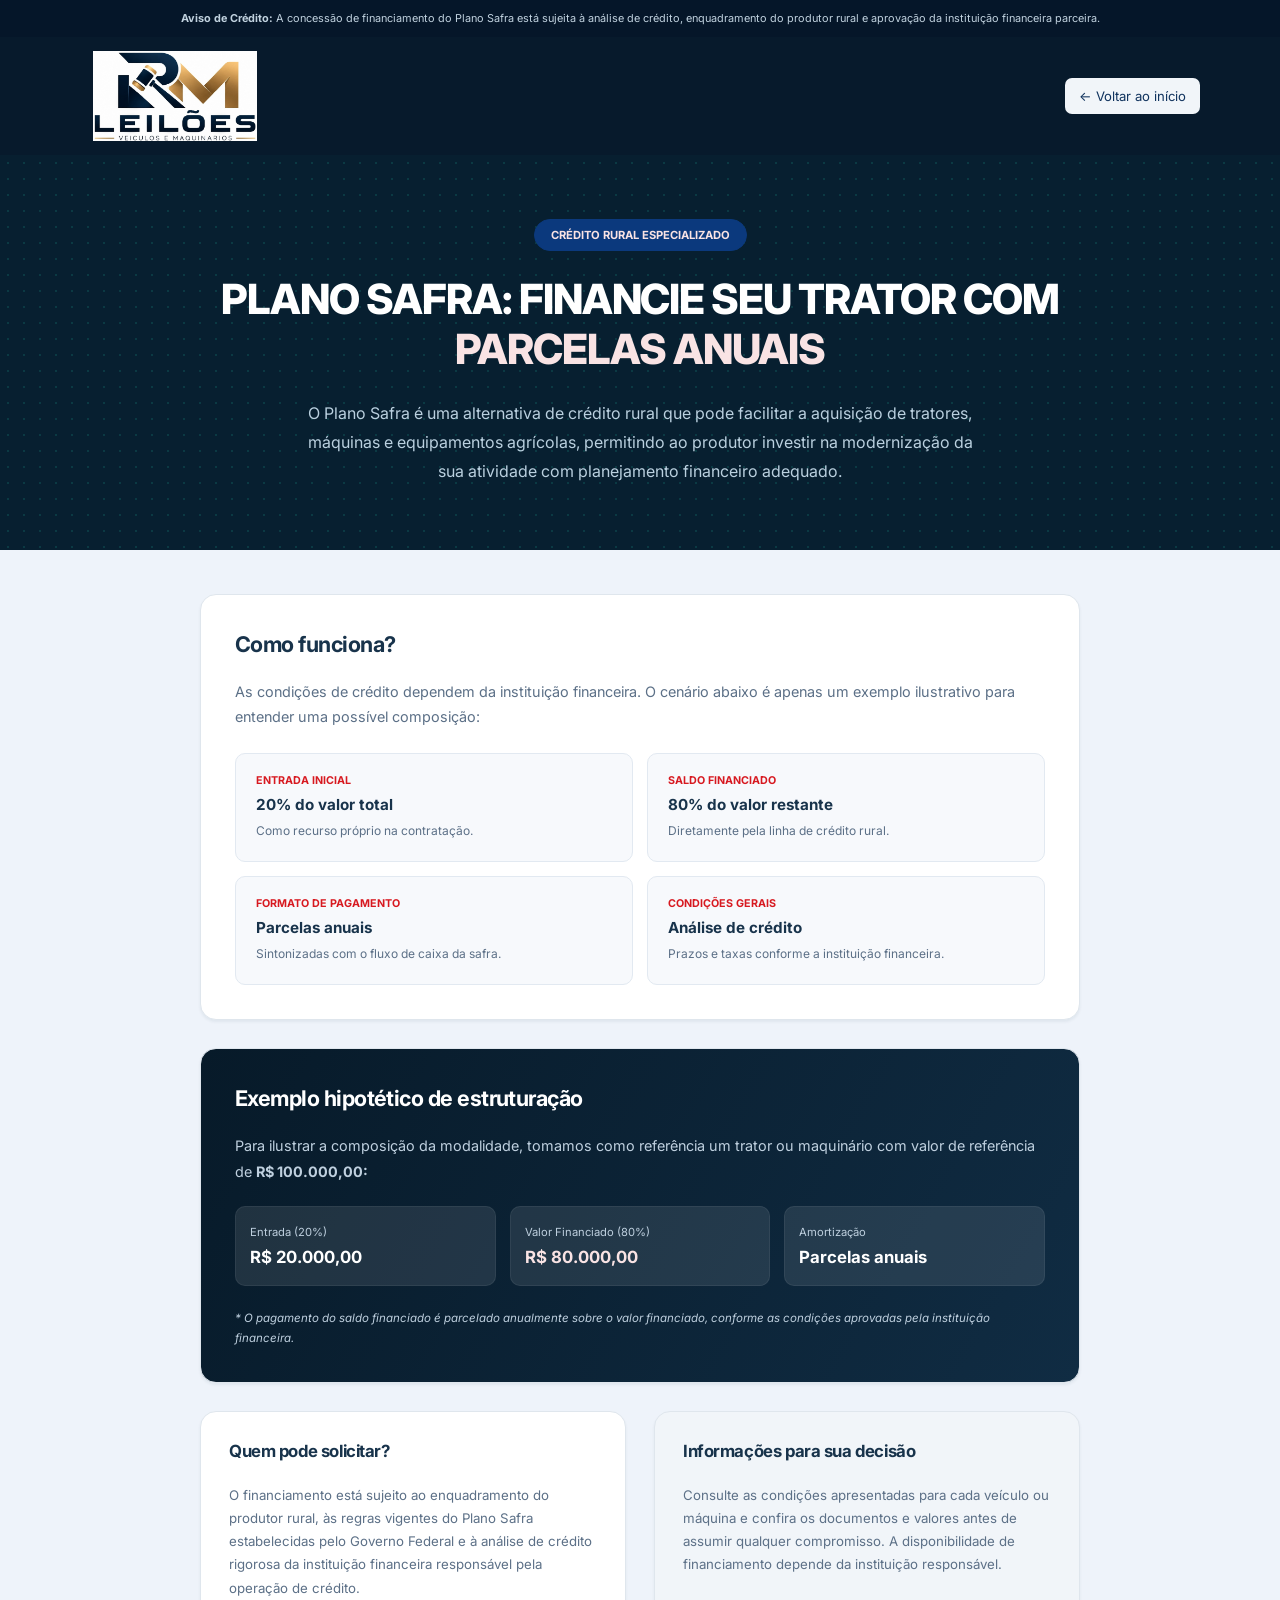
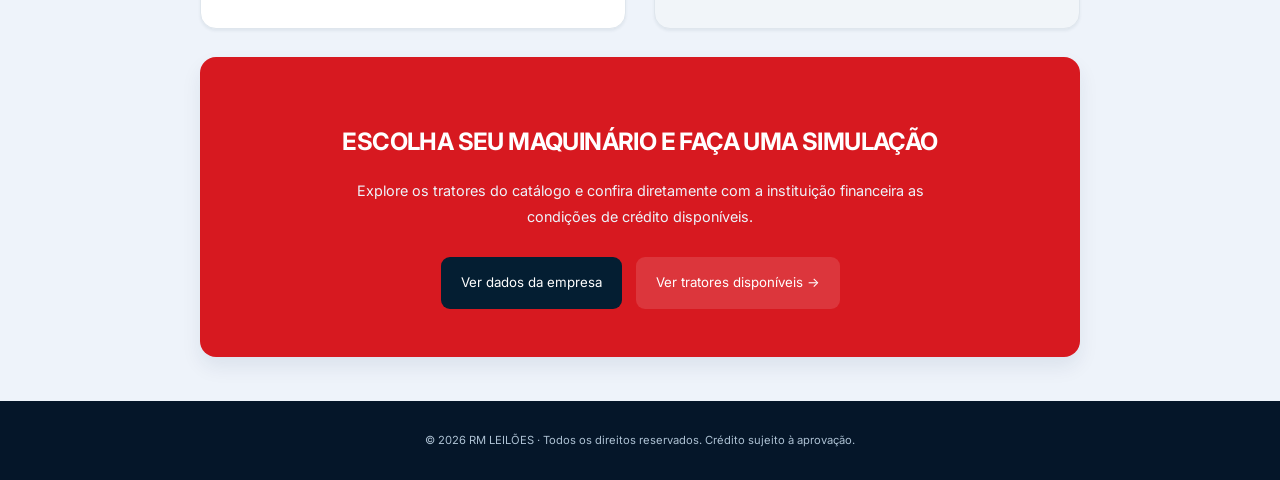
<file: public/plano-safra.html>
<!doctype html>
<html lang="pt-BR">
<head>
  <meta charset="UTF-8" />
  <meta name="viewport" content="width=device-width, initial-scale=1.0, viewport-fit=cover" />
  <title>Plano Safra | RM LEILÕES</title>
  <meta name="description" content="Conheça a modalidade de financiamento de tratores, máquinas e equipamentos agrícolas pelo Plano Safra, sujeita à análise e aprovação de crédito." />
  <link rel="preconnect" href="https://fonts.googleapis.com" />
  <link rel="preconnect" href="https://fonts.gstatic.com" crossorigin />
  <link href="https://fonts.googleapis.com/css2?family=Inter:wght@400;500;600;700;800&display=swap" rel="stylesheet" />
  <link rel="icon" type="image/jpeg" href="./rmleiloes.jpeg" />
  <link rel="stylesheet" href="./styles.css" />
  <meta name="theme-color" content="#061e43" />
    <link rel="stylesheet" href="./responsive.css" />
  </head>
<body class="safra-page">
  <div class="safra-credit-notice"><strong>Aviso de Crédito:</strong> A concessão de financiamento do Plano Safra está sujeita à análise de crédito, enquadramento do produtor rural e aprovação da instituição financeira parceira.</div>
  <header class="safra-header"><div class="container"><a href="./index.html" aria-label="RM LEILÕES — Início"><img src="./rmleiloes.jpeg" alt="RM LEILÕES" width="120" height="70" /></a><a class="safra-back" href="./index.html">← Voltar ao início</a></div></header>
  <main>
    <section class="safra-hero">
      <div class="container">
        <span class="safra-eyebrow">CRÉDITO RURAL ESPECIALIZADO</span>
        <h1>PLANO SAFRA: FINANCIE SEU TRATOR COM <span>PARCELAS ANUAIS</span></h1>
        <p>O Plano Safra é uma alternativa de crédito rural que pode facilitar a aquisição de tratores, máquinas e equipamentos agrícolas, permitindo ao produtor investir na modernização da sua atividade com planejamento financeiro adequado.</p>
      </div>
    </section>
    <div class="safra-content container">
      <section class="safra-card">
        <h2>Como funciona?</h2>
        <p>As condições de crédito dependem da instituição financeira. O cenário abaixo é apenas um exemplo ilustrativo para entender uma possível composição:</p>
        <div class="safra-terms">
          <div><span>ENTRADA INICIAL</span><strong>20% do valor total</strong><p>Como recurso próprio na contratação.</p></div>
          <div><span>SALDO FINANCIADO</span><strong>80% do valor restante</strong><p>Diretamente pela linha de crédito rural.</p></div>
          <div><span>FORMATO DE PAGAMENTO</span><strong>Parcelas anuais</strong><p>Sintonizadas com o fluxo de caixa da safra.</p></div>
          <div><span>CONDIÇÕES GERAIS</span><strong>Análise de crédito</strong><p>Prazos e taxas conforme a instituição financeira.</p></div>
        </div>
      </section>
      <section class="safra-card safra-example">
        <h2>Exemplo hipotético de estruturação</h2>
        <p>Para ilustrar a composição da modalidade, tomamos como referência um trator ou maquinário com valor de referência de <strong>R$ 100.000,00:</strong></p>
        <div class="safra-example-grid">
          <div><span>Entrada (20%)</span><strong>R$ 20.000,00</strong></div>
          <div><span>Valor Financiado (80%)</span><strong>R$ 80.000,00</strong></div>
          <div><span>Amortização</span><strong>Parcelas anuais</strong></div>
        </div>
        <p class="safra-footnote">* O pagamento do saldo financiado é parcelado anualmente sobre o valor financiado, conforme as condições aprovadas pela instituição financeira.</p>
      </section>
      <div class="safra-info-grid">
        <section class="safra-card"><h2>Quem pode solicitar?</h2><p>O financiamento está sujeito ao enquadramento do produtor rural, às regras vigentes do Plano Safra estabelecidas pelo Governo Federal e à análise de crédito rigorosa da instituição financeira responsável pela operação de crédito.</p></section>
        <section class="safra-card safra-transparency"><h2>Informações para sua decisão</h2><p>Consulte as condições apresentadas para cada veículo ou máquina e confira os documentos e valores antes de assumir qualquer compromisso. A disponibilidade de financiamento depende da instituição responsável.</p></section>
      </div>
      <section class="safra-cta">
        <h2>ESCOLHA SEU MAQUINÁRIO E FAÇA UMA SIMULAÇÃO</h2>
        <p>Explore os tratores do catálogo e confira diretamente com a instituição financeira as condições de crédito disponíveis.</p>
        <div class="safra-cta-actions"><a href="./sobre.html#contato" class="safra-consult">Ver dados da empresa</a><a href="./catalogo.html?category=Tratores">Ver tratores disponíveis →</a></div>
      </section>
    </div>
  </main>
  <footer class="safra-footer">© 2026 RM LEILÕES · Todos os direitos reservados. Crédito sujeito à aprovação.</footer>
<nav class="mobile-nav" aria-label="Navegação principal no celular">
<a class="mobile-nav-item" href="./index.html">Início</a><a class="mobile-nav-item" href="./catalogo.html">Catálogo</a><a class="mobile-nav-item" href="./sobre.html">Sobre</a><a class="mobile-nav-item" href="./rastreio.html">Rastreio</a><a class="mobile-nav-item" href="./login.html">Perfil</a>
</nav>
<script src="./mobile-access.js"></script>
<script src="./app-navigation.js" defer></script>
  </body>
</html>
</file>
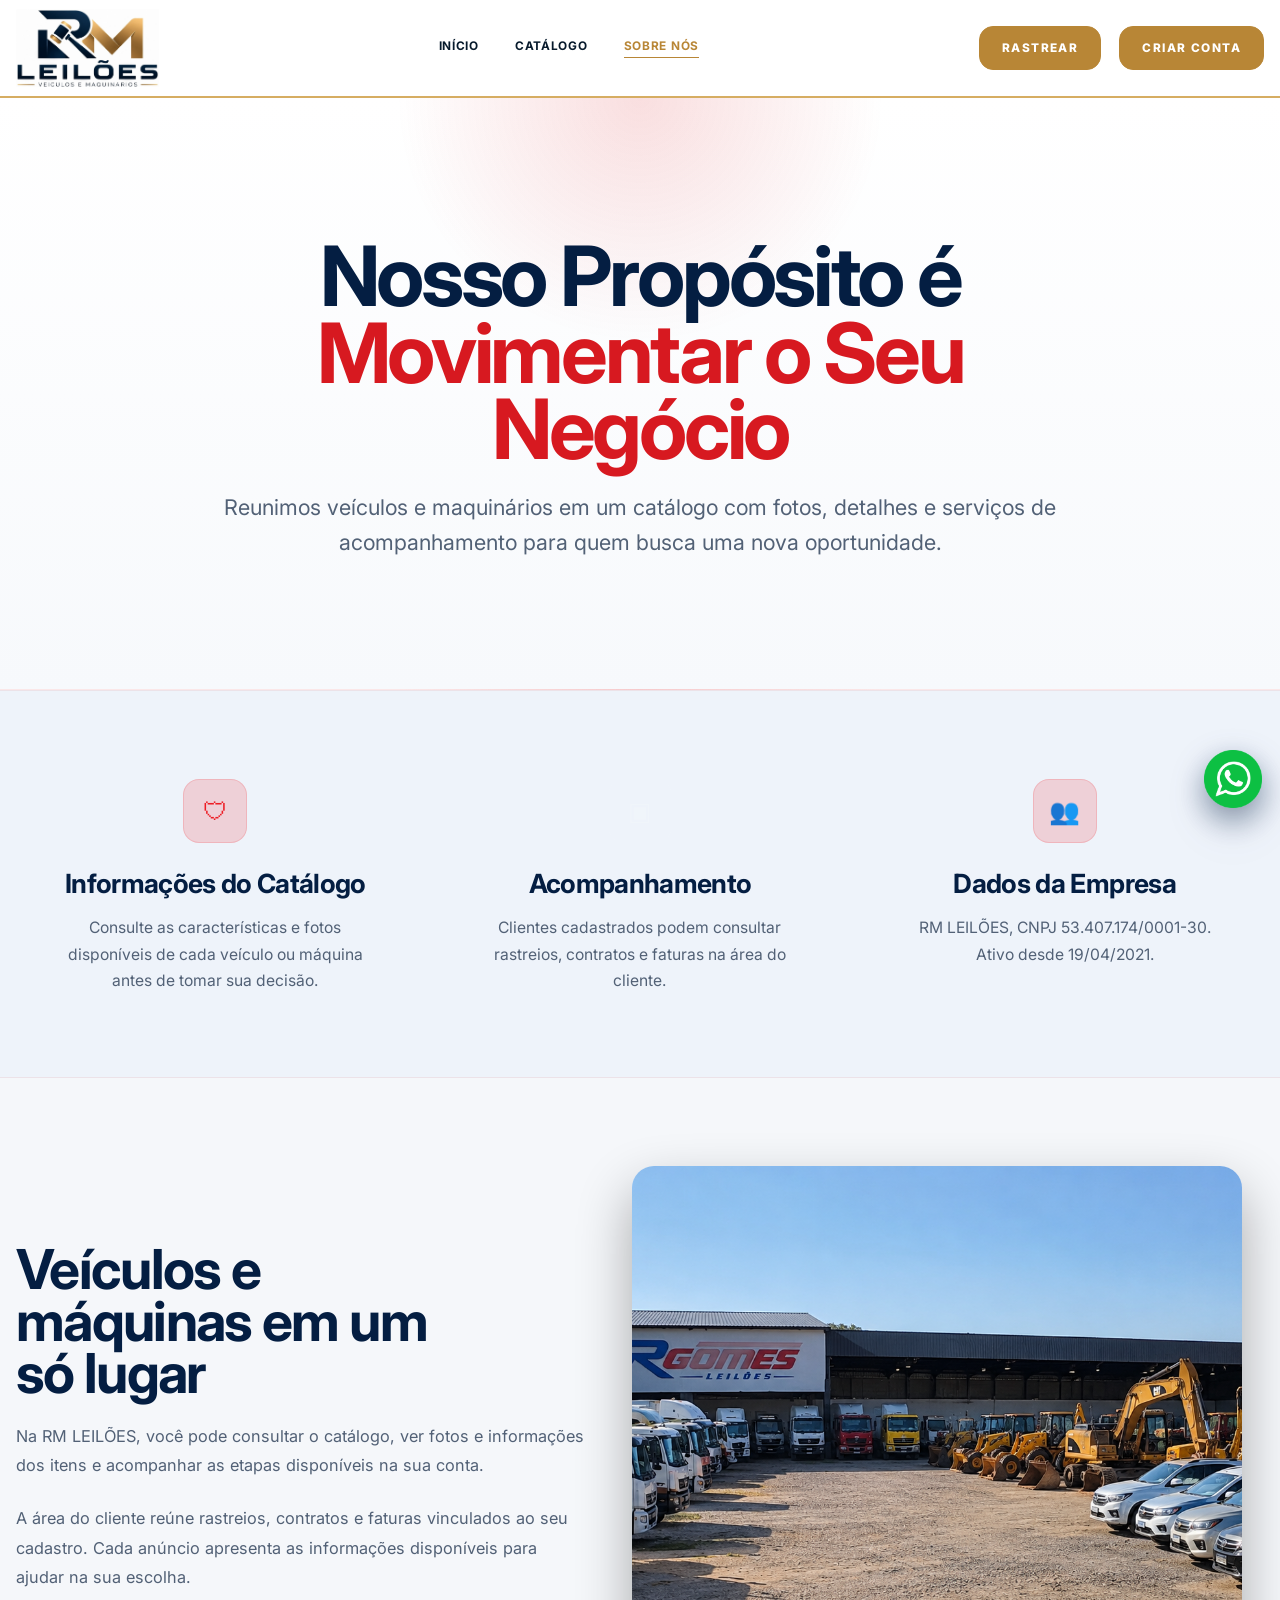
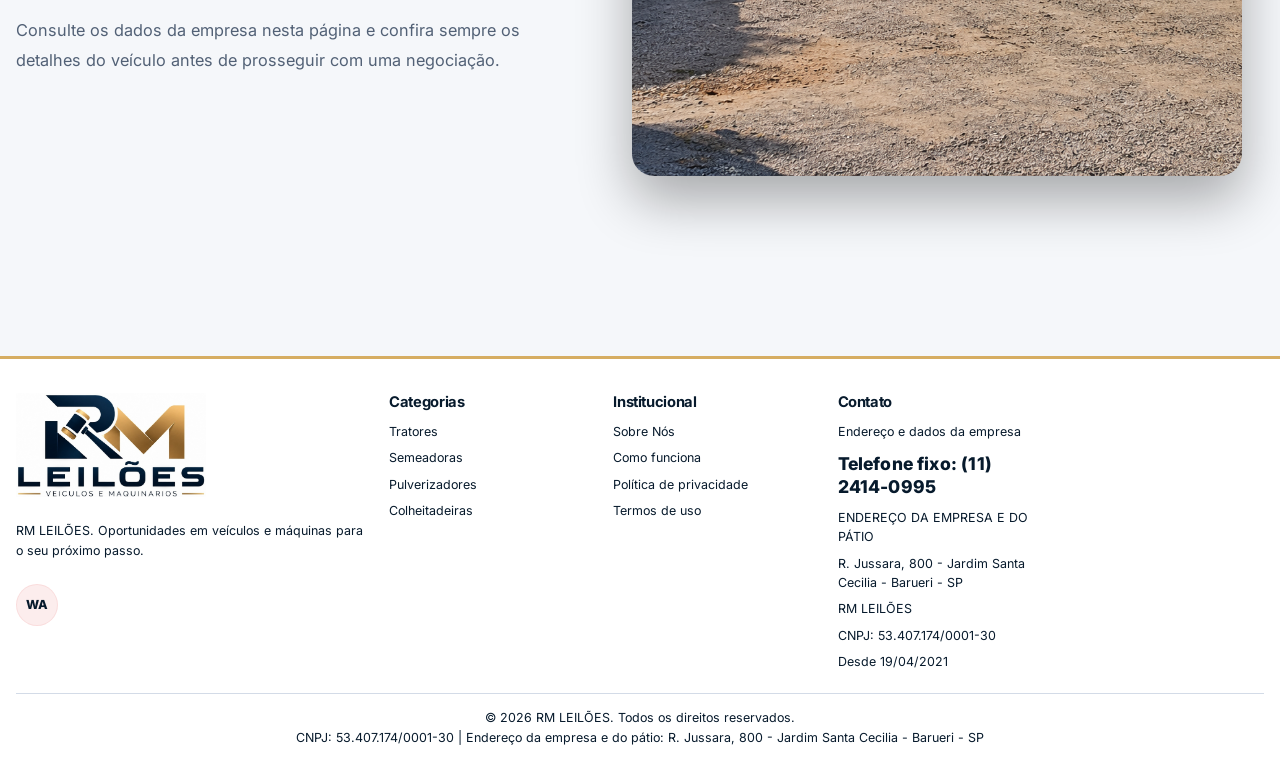
<file: public/sobre.html>
<!doctype html>
<html lang="pt-BR">
  <head>
    <meta charset="UTF-8" />
    <meta name="viewport" content="width=device-width, initial-scale=1.0, viewport-fit=cover" />
    <title>RM LEILÕES | Sobre Nós</title>
    <meta
      name="description"
      content="Conheça o catálogo e os dados da RM LEILÕES."
    />
    <link rel="preconnect" href="https://fonts.googleapis.com" />
    <link rel="preconnect" href="https://fonts.gstatic.com" crossorigin />
    <link
      href="https://fonts.googleapis.com/css2?family=Inter:wght@400;500;600;700;800&display=swap"
      rel="stylesheet"
    />
    <link rel="icon" type="image/jpeg" href="./rmleiloes.jpeg" />
    <link rel="stylesheet" href="./styles.css" />
    <meta name="theme-color" content="#061e43" />
    <link rel="stylesheet" href="./responsive.css" />
  </head>
  <body class="about-page">
    <header class="site-header">
      <div class="container header-inner">
        <a class="brand" href="./index.html" aria-label="RM LEILÕES">
          <img class="brand-logo" src="./rmleiloes.jpeg" alt="RM LEILÕES" />
        </a>

        <nav class="desktop-nav" aria-label="Navegação principal">
          <a href="./index.html">Início</a>
          <a href="./catalogo.html">Catálogo</a>
          <a href="./sobre.html" class="active">Sobre Nós</a>
        </nav>

        <div class="header-actions">
          <a class="header-button" href="./rastreio.html">Rastrear</a>
          <a class="header-button" href="./cadastro.html">Criar Conta</a>
        </div>
      </div>
    </header>

    <main>
      <section class="about-hero">
        <div class="container">
          <div class="about-hero-copy">
            <h1>Nosso Propósito é <span>Movimentar o Seu Negócio</span></h1>
            <p>
              Reunimos veículos e maquinários em um catálogo com fotos, detalhes e serviços de
              acompanhamento para quem busca uma nova oportunidade.
            </p>
          </div>
        </div>
      </section>

      <section class="about-features">
        <div class="container about-features-grid">
          <article class="about-feature">
            <div class="about-feature-icon">🛡</div>
            <h2>Informações do Catálogo</h2>
            <p>
              Consulte as características e fotos disponíveis de cada veículo ou máquina antes
              de tomar sua decisão.
            </p>
          </article>

          <article class="about-feature">
            <div class="about-feature-icon about-feature-icon--muted">▣</div>
            <h2>Acompanhamento</h2>
            <p>
              Clientes cadastrados podem consultar rastreios, contratos e faturas na área do cliente.
            </p>
          </article>

          <article class="about-feature">
            <div class="about-feature-icon">👥</div>
            <h2>Dados da Empresa</h2>
            <p>
              RM LEILÕES, CNPJ 53.407.174/0001-30. Ativo desde 19/04/2021.
            </p>
          </article>
        </div>
      </section>

      <section class="about-story">
        <div class="container about-story-grid">
          <div class="about-story-copy">
            <h2>Veículos e máquinas em um só lugar</h2>
            <p>
              Na RM LEILÕES, você pode consultar o catálogo, ver fotos e
              informações dos itens e acompanhar as etapas disponíveis na sua conta.
            </p>
            <p>
              A área do cliente reúne rastreios, contratos e faturas vinculados ao seu cadastro.
              Cada anúncio apresenta as informações disponíveis para ajudar na sua escolha.
            </p>
            <p>
              Consulte os dados da empresa nesta página e confira sempre os detalhes do veículo
              antes de prosseguir com uma negociação.
            </p>
          </div>

          <div class="about-story-media">
            <img
              src="./sobrepatio.png"
              alt="Fachada da RM LEILÕES"
            />
          </div>
        </div>
      </section>
    </main>

    <footer class="site-footer" id="contato">
      <div class="container footer-grid">
        <div>
          <div class="footer-brand">
            <img class="footer-logo" src="./rmleiloes.jpeg" alt="RM LEILÕES" />
          </div>
          <p>RM LEILÕES. Oportunidades em veículos e máquinas para o seu próximo passo.</p>
          <div class="social-row">
            <a href="https://www.facebook.com/" aria-label="Facebook">FB</a>
            <a href="https://www.instagram.com/" aria-label="Instagram">IG</a>
            <a href="./sobre.html#contato" aria-label="WhatsApp">WA</a>
          </div>
        </div>

        <div>
          <h3>Categorias</h3>
          <ul>
            <li><a href="./catalogo.html">Tratores</a></li>
            <li><a href="./catalogo.html">Semeadoras</a></li>
            <li><a href="./catalogo.html">Pulverizadores</a></li>
            <li><a href="./catalogo.html">Colheitadeiras</a></li>
          </ul>
        </div>

        <div>
          <h3>Institucional</h3>
          <ul>
            <li><a href="./sobre.html">Sobre Nós</a></li>
            <li><a href="./catalogo.html">Como funciona</a></li>
            <li><a href="./catalogo.html">Política de privacidade</a></li>
            <li><a href="./catalogo.html">Termos de uso</a></li>
          </ul>
        </div>

        <div>
          <h3>Contato</h3>
          <ul class="contact-list">
            <li><a href="./sobre.html#contato">Endereço e dados da empresa</a></li>
            <li class="contact-phone"><a href="tel:+551124140995">Telefone fixo: (11) 2414-0995</a></li>
            <li>ENDEREÇO DA EMPRESA E DO PÁTIO</li>
            <li>R. Jussara, 800 - Jardim Santa Cecilia - Barueri - SP</li>
            <li>RM LEILÕES</li>
            <li>CNPJ: 53.407.174/0001-30</li>
            <li>Desde 19/04/2021</li>
          </ul>
        </div>
      </div>

      <div class="container footer-bottom">
        <p>© 2026 RM LEILÕES. Todos os direitos reservados.</p>
        <p>CNPJ: 53.407.174/0001-30 | Endereço da empresa e do pátio: R. Jussara, 800 - Jardim Santa Cecilia - Barueri - SP</p>
      </div>
    </footer>

    <a class="floating-whatsapp" href="./sobre.html#contato" aria-label="Ver contato"><img src="./whatsapp1.png" alt="" width="58" height="58" /></a>

    <nav class="mobile-nav" aria-label="Navegação mobile">
      <a class="mobile-nav-item" href="./index.html">Início</a>
      <a class="mobile-nav-item" href="./catalogo.html">Catálogo</a>
      <a class="mobile-nav-item active" href="./sobre.html">Sobre</a>
      <a class="mobile-nav-item" href="./rastreio.html">Rastreio</a>
      <a class="mobile-nav-item" href="./login.html">Perfil</a>
    </nav>
    <script src="./mobile-access.js"></script>
  <script src="./app-navigation.js" defer></script>
  </body>
</html>
</file>
<file: public/styles.css>
:root {
  --font-body: "Inter", "Segoe UI", Arial, sans-serif;
  --font-display: "Inter", "Segoe UI", Arial, sans-serif;
  --font-price: "Inter", "Segoe UI", Arial, sans-serif;
  --bg: #121212;
  --bg-2: #181818;
  --surface: #1f1f1f;
  --surface-2: #242424;
  --surface-3: #2a2a2a;
  --text: #f6f6f6;
  --muted: #b7b7b7;
  --line: rgba(215, 25, 32, 0.16);
  --green-900: #041e42;
  --green-800: #0752a2;
  --green-700: #1252a0;
  --green-600: #d71920;
  --green-500: #d71920;
  --lime-400: #ed1c24;
  --lime-500: #ed1c24;
  --shadow: 0 18px 44px rgba(0, 0, 0, 0.34);
  --container: 1280px;
  --brand-navy: #041e42;
  --brand-green: #d71920;
}

* {
  box-sizing: border-box;
}

html {
  scroll-behavior: smooth;
}

body {
  margin: 0;
  font-family: var(--font-body);
  color: var(--text);
  background:
    radial-gradient(circle at top center, rgba(6, 65, 128, 0.14), transparent 24%),
    linear-gradient(180deg, #141414 0%, #151515 48%, #111 100%);
  overflow-x: clip;
}

a {
  color: inherit;
  text-decoration: none;
}

img {
  display: block;
  width: 100%;
}

.container {
  width: min(100% - 32px, var(--container));
  margin: 0 auto;
}

.home-page {
  color: #1b1b1b;
  background:
    radial-gradient(circle at top center, rgba(6, 65, 128, 0.08), transparent 20%),
    linear-gradient(180deg, #ffffff 0%, #f5f7fa 46%, #edf2f8 100%);
}

.catalog-page .container {
  width: min(100% - 24px, 1480px);
}

.catalog-page,
.about-page,
.tracking-page {
  color: #1b1b1b;
  background:
    radial-gradient(circle at top center, rgba(6, 65, 128, 0.08), transparent 22%),
    linear-gradient(180deg, #ffffff 0%, #f7f9fc 48%, #edf2f8 100%);
}

.brand-logo {
  width: auto;
  height: 72px;
  object-fit: contain;
}

.footer-logo {
  width: min(100%, 220px);
  height: auto;
  object-fit: contain;
}

.home-page .site-header {
  background: rgba(255, 255, 255, 0.96);
  border-bottom: 1px solid rgba(215, 25, 32, 0.12);
}

.catalog-page .site-header,
.about-page .site-header,
.tracking-page .site-header {
  background: rgba(255, 255, 255, 0.96);
  border-bottom: 1px solid rgba(215, 25, 32, 0.12);
}

.home-page .desktop-nav a,
.home-page .header-link {
  color: #526176;
}

.catalog-page .desktop-nav a,
.catalog-page .header-link,
.about-page .desktop-nav a,
.about-page .header-link,
.tracking-page .desktop-nav a,
.tracking-page .header-link {
  color: #526176;
}

.home-page .desktop-nav a.active,
.home-page .desktop-nav a:hover,
.home-page .header-link:hover {
  color: var(--green-700);
  border-bottom-color: var(--green-700);
}

.catalog-page .desktop-nav a.active,
.catalog-page .desktop-nav a:hover,
.catalog-page .header-link:hover,
.about-page .desktop-nav a.active,
.about-page .desktop-nav a:hover,
.about-page .header-link:hover,
.tracking-page .desktop-nav a.active,
.tracking-page .desktop-nav a:hover,
.tracking-page .header-link:hover {
  color: var(--green-700);
  border-bottom-color: var(--green-700);
}

.home-page .header-button {
  border-color: var(--green-700);
  color: var(--green-700);
}

.home-page .header-button:hover {
  background: rgba(215, 25, 32, 0.06);
}

.catalog-page .header-button,
.about-page .header-button,
.tracking-page .header-button {
  border-color: var(--green-700);
  color: var(--green-700);
}

.catalog-page .header-button:hover,
.about-page .header-button:hover,
.tracking-page .header-button:hover {
  background: rgba(215, 25, 32, 0.06);
}

.header-button.is-active {
  color: #fff;
  background: linear-gradient(180deg, #d71920 0%, #d71920 100%);
  border-color: rgba(215, 25, 32, 0.22);
}

.header-button.is-active:hover {
  background: linear-gradient(180deg, #d71920 0%, #d71920 100%);
}

.site-header {
  position: sticky;
  top: 0;
  z-index: 50;
  background: rgba(24, 24, 24, 0.96);
  backdrop-filter: blur(16px);
  border-bottom: 1px solid rgba(215, 25, 32, 0.16);
}

.header-inner {
  display: flex;
  align-items: center;
  justify-content: space-between;
  gap: 24px;
  min-height: 96px;
}

.brand,
.footer-brand {
  display: inline-flex;
  align-items: center;
  gap: 14px;
}

.brand-mark {
  width: 38px;
  height: 38px;
  display: grid;
  place-items: center;
  border: 1px solid rgba(215, 25, 32, 0.36);
  color: var(--lime-400);
  font-family: var(--font-display);
  font-size: 1.1rem;
  font-weight: 800;
}

.brand-name {
  font-family: var(--font-display);
  font-size: 1.55rem;
  font-weight: 800;
  letter-spacing: 0.16em;
  text-transform: uppercase;
  color: var(--lime-500);
}

.desktop-nav {
  display: flex;
  align-items: center;
  gap: 36px;
}

.desktop-nav a {
  color: #9d9d9d;
  font-size: 0.74rem;
  font-weight: 700;
  text-transform: uppercase;
  letter-spacing: 0.06em;
  padding-bottom: 4px;
  border-bottom: 1px solid transparent;
  transition: color 0.25s ease, border-color 0.25s ease;
}

.desktop-nav a.active,
.desktop-nav a:hover {
  color: var(--lime-500);
  border-bottom-color: var(--lime-500);
}

.header-actions {
  display: flex;
  align-items: center;
  gap: 18px;
}

.header-link {
  color: #a8a8a8;
  font-size: 0.74rem;
  font-weight: 700;
  text-transform: uppercase;
  letter-spacing: 0.2em;
  transition: color 0.25s ease;
}

.header-link:hover {
  color: var(--lime-500);
}

.header-button {
  display: inline-flex;
  align-items: center;
  justify-content: center;
  min-height: 44px;
  padding: 0 22px;
  border: 1px solid rgba(215, 25, 32, 0.18);
  border-radius: 14px;
  color: var(--green-700);
  background: rgba(215, 25, 32, 0.06);
  text-transform: uppercase;
  font-size: 0.74rem;
  font-weight: 800;
  letter-spacing: 0.12em;
  transition: transform 0.25s ease, background 0.25s ease, border-color 0.25s ease;
}

.header-button:hover {
  transform: translateY(-1px);
  background: rgba(215, 25, 32, 0.1);
  border-color: rgba(215, 25, 32, 0.28);
}

.hero {
  position: relative;
  min-height: 80vh;
  display: flex;
  align-items: center;
  justify-content: center;
  overflow: hidden;
  border-bottom: 1px solid rgba(215, 25, 32, 0.16);
}

.home-page .hero {
  min-height: 740px;
  border-bottom-color: rgba(215, 25, 32, 0.1);
}

.hero-media {
  position: absolute;
  inset: 0;
  z-index: 0;
}

.hero-media img {
  width: 100%;
  height: 100%;
  object-fit: cover;
  object-position: center;
  filter: saturate(0.85) brightness(0.65);
}

.home-page .hero-media img {
  filter: saturate(0.9) brightness(1.02);
}

.hero-overlay {
  position: absolute;
  inset: 0;
  background: rgba(0, 0, 0, 0.55);
}

.home-page .hero-overlay {
  background: linear-gradient(180deg, rgba(255, 255, 255, 0.68) 0%, rgba(255, 255, 255, 0.78) 54%, rgba(245, 247, 250, 0.96) 100%);
}

.hero-gradient {
  position: absolute;
  inset: 0;
  background:
    radial-gradient(circle at 52% 18%, rgba(6, 65, 128, 0.2), transparent 34%),
    linear-gradient(180deg, rgba(20, 20, 20, 0.08) 0%, rgba(20, 20, 20, 0.52) 72%, rgba(20, 20, 20, 0.96) 100%);
}

.home-page .hero-gradient {
  background:
    radial-gradient(circle at 50% 24%, rgba(215, 25, 32, 0.18), transparent 24%),
    radial-gradient(circle at 50% 78%, rgba(215, 25, 32, 0.1), transparent 32%);
}

.hero-content {
  position: relative;
  z-index: 1;
  text-align: center;
  padding: 88px 0 108px;
}

.hero-badge {
  display: inline-flex;
  padding: 9px 18px;
  margin-bottom: 30px;
  border-radius: 999px;
  border: 1px solid rgba(215, 25, 32, 0.22);
  background: rgba(215, 25, 32, 0.28);
  color: var(--lime-400);
  font-size: 0.8rem;
  font-weight: 800;
  letter-spacing: 0.18em;
  text-transform: uppercase;
  box-shadow: 0 10px 28px rgba(0, 0, 0, 0.16);
}

.home-page .hero-badge {
  border-color: rgba(215, 25, 32, 0.18);
  background: rgba(255, 255, 255, 0.88);
  color: var(--green-700);
  box-shadow: 0 14px 32px rgba(215, 25, 32, 0.08);
}

.hero-instagram {
  display: inline-flex;
  align-items: center;
  gap: 14px;
  max-width: min(100%, 430px);
  margin: 0 auto 28px;
  padding: 12px 18px 12px 12px;
  border: 1px solid rgba(4, 30, 66, 0.1);
  border-radius: 18px;
  background: rgba(255, 255, 255, 0.92);
  color: #041e42;
  box-shadow: 0 18px 45px rgba(4, 30, 66, 0.12);
  text-align: left;
  transition: transform 0.25s ease, box-shadow 0.25s ease, border-color 0.25s ease;
}

.hero-instagram:hover {
  transform: translateY(-2px);
  border-color: rgba(215, 25, 32, 0.22);
  box-shadow: 0 22px 52px rgba(4, 30, 66, 0.16);
}

.hero-instagram__icon {
  position: relative;
  flex: 0 0 auto;
  width: 48px;
  height: 48px;
  border-radius: 15px;
  background: linear-gradient(135deg, #ff7a00 0%, #e1306c 48%, #6f42c1 100%);
  box-shadow: 0 12px 24px rgba(225, 48, 108, 0.24);
}

.hero-instagram__icon::before {
  content: "";
  position: absolute;
  inset: 11px;
  border: 3px solid #fff;
  border-radius: 10px;
}

.hero-instagram__icon::after {
  content: "";
  position: absolute;
  left: 20px;
  top: 20px;
  width: 8px;
  height: 8px;
  border: 3px solid #fff;
  border-radius: 999px;
  box-shadow: 10px -10px 0 -4px #fff;
}

.hero-instagram small,
.hero-instagram strong {
  display: block;
}

.hero-instagram small {
  margin-bottom: 3px;
  color: #59677a;
  font-size: 0.78rem;
  font-weight: 700;
}

.hero-instagram strong {
  color: var(--green-700);
  font-size: 1.08rem;
  font-weight: 900;
}

.hero h1 {
  margin: 0 auto 20px;
  max-width: 12ch;
  font-family: var(--font-display);
  font-size: clamp(3.2rem, 6.5vw, 6.5rem);
  line-height: 0.95;
  letter-spacing: -0.03em;
  text-wrap: balance;
  color: #fff;
}

.hero h1 span {
  color: var(--lime-500);
}

.home-page .hero h1 {
  max-width: 13ch;
  color: #041e42;
}

.home-page .hero h1 span {
  color: var(--green-600);
}

.hero p {
  margin: 0 auto 34px;
  max-width: 50rem;
  font-size: clamp(1rem, 1.4vw, 1.22rem);
  line-height: 1.72;
  color: #c7c7c7;
}

.home-page .hero p {
  max-width: 56rem;
  color: #526176;
}

.hero-actions {
  display: flex;
  justify-content: center;
}

.button {
  display: inline-flex;
  align-items: center;
  justify-content: center;
  min-height: 64px;
  padding: 0 34px;
  border-radius: 18px;
  font-size: 1rem;
  font-weight: 800;
  letter-spacing: 0.01em;
  transition: transform 0.25s ease, box-shadow 0.25s ease, background 0.25s ease, border-color 0.25s ease;
}

.button:hover,
.section-link:hover,
.whatsapp-btn:hover,
.more-button:hover,
.floating-whatsapp:hover {
  transform: translateY(-2px);
}

.button-primary {
  color: #fff;
  background: linear-gradient(180deg, #d71920 0%, #d71920 100%);
  border: 1px solid rgba(215, 25, 32, 0.22);
  box-shadow: 0 14px 28px rgba(215, 25, 32, 0.16);
}

.home-page .button-primary {
  color: #fff;
  background: linear-gradient(180deg, #d71920 0%, #d71920 100%);
  border: 1px solid rgba(215, 25, 32, 0.22);
  box-shadow: 0 14px 28px rgba(215, 25, 32, 0.16);
}

.button-primary:hover {
  background: linear-gradient(180deg, #d71920 0%, #d71920 100%);
}

.button-secondary {
  color: #0b397d;
  background: #ffffff;
  border: 1px solid rgba(215, 25, 32, 0.14);
  box-shadow: 0 10px 22px rgba(11, 57, 125, 0.06);
}

.button-secondary:hover {
  background: #eef3fa;
}

.section {
  padding: 96px 0;
}

.section-catalogo {
  background: #151515;
}

.home-page .section-catalogo {
  background: transparent;
}

.section-results {
  padding-top: 34px;
  background:
    radial-gradient(circle at top center, rgba(215, 25, 32, 0.04), transparent 20%),
    linear-gradient(180deg, #161616 0%, #141414 100%);
}

.catalog-page .section-results {
  background: transparent;
}

.about-hero {
  padding: 140px 0 128px;
  background:
    radial-gradient(circle at top center, rgba(237, 28, 36, 0.04), transparent 30%),
    linear-gradient(180deg, #161616 0%, #151515 100%);
  border-bottom: 1px solid rgba(237, 28, 36, 0.18);
}

.about-page .about-hero {
  background:
    radial-gradient(circle at top center, rgba(215, 25, 32, 0.14), transparent 28%),
    linear-gradient(180deg, #ffffff 0%, #f7f9fc 100%);
  border-bottom: 1px solid rgba(215, 25, 32, 0.1);
}

.about-hero-copy {
  max-width: 920px;
  margin: 0 auto;
  text-align: center;
}

.about-hero-copy h1 {
  margin: 0 auto;
  max-width: 14ch;
  font-family: var(--font-display);
  font-size: clamp(3.4rem, 6.5vw, 6.8rem);
  line-height: 0.92;
  letter-spacing: -0.04em;
  color: #f7f1df;
}

.about-hero-copy h1 span {
  color: #ed1c24;
}

.about-hero-copy p {
  margin: 22px auto 0;
  max-width: 54rem;
  color: #ccbfa4;
  font-size: clamp(1.1rem, 2vw, 1.35rem);
  line-height: 1.65;
}

.about-page .about-hero-copy h1 {
  color: #041e42;
}

.about-page .about-hero-copy h1 span {
  color: var(--green-600);
}

.about-page .about-hero-copy p {
  color: #526176;
}

.about-features {
  padding: 70px 0 82px;
  background: #171717;
  border-top: 1px solid rgba(237, 28, 36, 0.12);
  border-bottom: 1px solid rgba(237, 28, 36, 0.12);
}

.about-page .about-features {
  background: #eef3fa;
  border-top: 1px solid rgba(215, 25, 32, 0.08);
  border-bottom: 1px solid rgba(215, 25, 32, 0.08);
}

.about-features-grid {
  display: grid;
  grid-template-columns: repeat(3, minmax(0, 1fr));
  gap: 26px;
}

.about-feature {
  text-align: center;
  padding: 18px 10px 0;
}

.about-page .about-feature {
  padding: 18px 16px 0;
}

.about-feature-icon {
  width: 64px;
  height: 64px;
  margin: 0 auto 24px;
  display: grid;
  place-items: center;
  border-radius: 16px;
  background: rgba(237, 28, 36, 0.16);
  color: #ed1c24;
  font-size: 1.55rem;
  box-shadow: 0 0 0 1px rgba(237, 28, 36, 0.15) inset;
}

.about-feature-icon--muted {
  color: rgba(255, 255, 255, 0.16);
  background: rgba(255, 255, 255, 0.02);
  box-shadow: none;
}

.about-feature h2 {
  margin: 0 0 16px;
  color: #f5efe0;
  font-family: var(--font-display);
  font-size: 1.65rem;
}

.about-page .about-feature h2 {
  color: #041e42;
}

.about-feature p {
  margin: 0 auto;
  max-width: 30ch;
  color: #cfbfaa;
  line-height: 1.7;
  font-size: 0.98rem;
}

.about-page .about-feature p {
  color: #526176;
}

.about-story {
  padding: 88px 0 96px;
  background: #151515;
}

.about-page .about-story {
  background: transparent;
}

.tracking-hero {
  padding: 110px 0 52px;
}

.tracking-hero__inner {
  max-width: 760px;
  text-align: center;
}

.tracking-eyebrow {
  display: inline-flex;
  margin-bottom: 18px;
  padding: 9px 16px;
  border-radius: 999px;
  background: rgba(215, 25, 32, 0.08);
  color: var(--green-700);
  font-size: 0.8rem;
  font-weight: 800;
  letter-spacing: 0.18em;
  text-transform: uppercase;
}

.tracking-hero h1 {
  margin: 0 0 18px;
  color: #041e42;
  font-family: var(--font-display);
  font-size: clamp(2.8rem, 5vw, 5rem);
  line-height: 0.96;
  letter-spacing: -0.04em;
}

.tracking-hero p {
  margin: 0 auto;
  max-width: 44rem;
  color: #526176;
  font-size: 1.08rem;
  line-height: 1.75;
}

.tracking-section {
  padding: 0 0 88px;
}

.tracking-access {
  padding: 92px 0 88px;
}

.tracking-access__grid {
  display: grid;
  grid-template-columns: minmax(0, 1fr) minmax(420px, 520px);
  gap: 28px;
  align-items: center;
}

.tracking-access__copy h1 {
  margin: 0 0 16px;
  color: #041e42;
  font-family: var(--font-display);
  font-size: clamp(2.8rem, 5vw, 5rem);
  line-height: 0.96;
  letter-spacing: -0.04em;
}

.tracking-access__copy p {
  margin: 0;
  max-width: 42rem;
  color: #526176;
  font-size: 1.04rem;
  line-height: 1.75;
}

.tracking-access__card {
  border-radius: 24px;
  background: rgba(255, 255, 255, 0.98);
  border: 1px solid rgba(215, 25, 32, 0.12);
  box-shadow: 0 20px 46px rgba(11, 57, 125, 0.08);
  padding: 28px;
}

.tracking-access__card h2 {
  margin: 0 0 18px;
  color: #041e42;
  font-family: var(--font-display);
  font-size: 2rem;
}

.tracking-login-form {
  display: grid;
  gap: 12px;
}

.tracking-login-form label {
  color: #0b397d;
  font-weight: 800;
}

.tracking-login-form input {
  width: 100%;
  min-height: 58px;
  border: 1px solid rgba(215, 25, 32, 0.16);
  border-radius: 18px;
  padding: 0 18px;
  font: inherit;
  color: #041e42;
  background: #fff;
}

.tracking-login-form input:focus {
  outline: none;
  border-color: rgba(215, 25, 32, 0.42);
  box-shadow: 0 0 0 4px rgba(215, 25, 32, 0.08);
}

.tracking-dashboard {
  padding: 0;
}

.tracking-dashboard__container {
  display: grid;
  gap: 0;
}

.tracking-dashboard__topbar {
  display: flex;
  align-items: center;
  justify-content: space-between;
  gap: 18px;
  padding: 24px 28px 18px;
  background: #edf1f5;
  border-bottom: 1px solid rgba(51, 71, 93, 0.08);
}

.tracking-breadcrumb {
  color: #697b90;
  font-size: 0.84rem;
  font-weight: 500;
  text-transform: uppercase;
}

.tracking-breadcrumb strong {
  color: #1a2940;
  font-weight: 800;
}

.tracking-userbar {
  display: flex;
  align-items: center;
  gap: 14px;
  color: #1f2a37;
  font-size: 0.88rem;
  font-weight: 700;
}

.tracking-logout {
  display: none;
}

.tracking-dashboard__shell {
  display: grid;
  grid-template-columns: 252px minmax(0, 1fr);
  gap: 0;
  min-height: calc(100vh - 92px);
  background: #edf1f5;
}

.tracking-sidebar {
  display: flex;
  flex-direction: column;
  gap: 22px;
  border-radius: 0;
  background: #33475d;
  color: #fff;
  padding: 22px 18px 18px;
  min-height: 100%;
}

.tracking-sidebar__head h2 {
  margin: 0;
  color: #fff;
  font-size: 1.15rem;
  font-weight: 800;
  text-transform: uppercase;
}

.tracking-sidebar__head p {
  margin: 8px 0 0;
  color: rgba(255, 255, 255, 0.72);
  font-size: 0.88rem;
}

.tracking-sidebar__nav {
  display: grid;
  gap: 8px;
  margin-top: 0;
  padding-top: 0;
  border-top: 0;
}

.tracking-sidebar__tab {
  min-height: 46px;
  border: 0;
  border-radius: 10px;
  background: transparent;
  color: rgba(255, 255, 255, 0.84);
  text-align: left;
  padding: 0 14px;
  font: inherit;
  font-size: 1rem;
  font-weight: 600;
  cursor: pointer;
  transition: 180ms ease;
  display: flex;
  align-items: center;
  gap: 12px;
}

.tracking-sidebar__tab::before {
  content: "";
  width: 8px;
  height: 8px;
  border-radius: 999px;
  background: rgba(255, 255, 255, 0.42);
  flex: 0 0 8px;
}

.tracking-sidebar__tab.is-active {
  background: rgba(255, 255, 255, 0.12);
  color: #fff;
  box-shadow: none;
}

.tracking-sidebar__tab.is-active::before {
  background: #fff;
}

.tracking-sidebar__tab:hover {
  background: rgba(255, 255, 255, 0.08);
}

.tracking-vehicle-list {
  display: grid;
  gap: 12px;
  margin-top: 8px;
  padding-top: 18px;
  border-top: 1px solid rgba(255, 255, 255, 0.12);
  position: relative;
}

.tracking-vehicle-list::before {
  content: "VEÍCULOS";
  position: absolute;
  top: -1px;
  left: 0;
  color: rgba(255, 255, 255, 0.78);
  font-size: 0.78rem;
  font-weight: 800;
  letter-spacing: 0.18em;
  padding: 0 14px 10px 14px;
  border-bottom: 3px solid rgba(255, 255, 255, 0.86);
  text-transform: uppercase;
}

.tracking-vehicle-card {
  border: 1px solid rgba(255, 255, 255, 0.16);
  border-radius: 14px;
  background: transparent;
  padding: 14px 12px;
  text-align: left;
  cursor: pointer;
  transition: border-color 0.2s ease, background-color 0.2s ease, transform 0.2s ease;
}

.tracking-vehicle-card.is-active {
  border-color: rgba(255, 255, 255, 0.22);
  background: rgba(255, 255, 255, 0.08);
}

.tracking-vehicle-card:hover {
  transform: translateY(-1px);
  border-color: rgba(255, 255, 255, 0.24);
}

.tracking-vehicle-card__row {
  display: grid;
  grid-template-columns: 34px minmax(0, 1fr) auto;
  align-items: center;
  gap: 14px;
}

.tracking-vehicle-card__thumb {
  width: 34px;
  height: 32px;
  display: grid;
  place-items: center;
  align-items: center;
  color: rgba(255, 255, 255, 0.7);
  font-size: 0.56rem;
  font-weight: 800;
  text-transform: uppercase;
  border-radius: 8px;
  overflow: hidden;
  background: rgba(255, 255, 255, 0.08);
}

.tracking-vehicle-card__thumb img {
  width: 100%;
  height: 100%;
  object-fit: cover;
  display: block;
}

.tracking-vehicle-card__thumb span {
  display: block;
  max-width: 100%;
  overflow: hidden;
  text-overflow: ellipsis;
}

.tracking-vehicle-card__copy {
  min-width: 0;
}

.tracking-vehicle-card__copy strong,
.tracking-vehicle-card__copy span {
  display: block;
}

.tracking-vehicle-card__copy strong {
  color: #fff;
  font-size: 0.82rem;
  font-weight: 800;
  line-height: 1.25;
  text-transform: uppercase;
}

.tracking-vehicle-card__copy span {
  margin-top: 6px;
  color: rgba(255, 255, 255, 0.66);
  font-size: 0.64rem;
  font-weight: 800;
  line-height: 1.25;
  text-transform: uppercase;
}

.tracking-vehicle-card__arrow {
  color: rgba(255, 255, 255, 0.56);
  font-size: 1.45rem;
  line-height: 1;
}

.tracking-sidebar__empty,
.tracking-empty-box {
  border-radius: 16px;
  background: rgba(255, 255, 255, 0.08);
  padding: 18px;
  color: rgba(255, 255, 255, 0.78);
}

.tracking-main {
  display: grid;
  gap: 24px;
  padding: 24px 28px 40px;
  min-width: 0;
}

.tracking-panel {
  display: none;
}

.tracking-panel.is-active {
  display: grid;
  gap: 18px;
}

.tracking-summary-grid {
  display: grid;
  grid-template-columns: minmax(0, 1fr) 0.92fr;
  gap: 24px;
}

.tracking-summary-card,
.tracking-alert-card {
  border-radius: 8px;
  background: #d3d5d7;
  padding: 16px 16px;
  min-height: 102px;
}

.tracking-summary-card__label,
.tracking-alert-card__label,
.tracking-map-card__eyebrow {
  display: block;
  color: #617183;
  font-size: 0.72rem;
  font-weight: 800;
  text-transform: uppercase;
}

.tracking-progress {
  display: flex;
  align-items: center;
  gap: 14px;
  margin-top: 10px;
}

.tracking-progress__bar {
  flex: 1;
  height: 22px;
  border-radius: 999px;
  background: rgba(255, 255, 255, 0.85);
  overflow: hidden;
}

.tracking-progress__fill {
  width: 0;
  height: 100%;
  border-radius: inherit;
  background:
    repeating-linear-gradient(
      135deg,
      #2f74e9 0 18px,
      #4f8cff 18px 36px
    );
  animation: trackingBarShift 1.2s linear infinite;
}

@keyframes trackingBarShift {
  from {
    background-position: 0 0;
  }
  to {
    background-position: 72px 0;
  }
}

.tracking-alert-card {
  border: 1px solid rgba(245, 122, 148, 0.7);
  background: rgba(254, 240, 243, 0.62);
  animation: trackingAlertPulse 1.15s ease-in-out infinite;
}

@keyframes trackingAlertPulse {
  0%, 100% {
    box-shadow: 0 0 0 0 rgba(241, 99, 120, 0.15);
    transform: scale(1);
  }
  50% {
    box-shadow: 0 0 0 8px rgba(241, 99, 120, 0.08);
    transform: scale(1.01);
  }
}

.tracking-alert-card__body {
  display: flex;
  align-items: center;
  gap: 14px;
  margin-top: 12px;
}

.tracking-alert-card__icon {
  width: 52px;
  height: 52px;
  display: grid;
  place-items: center;
  border-radius: 50%;
  background: rgba(255, 212, 218, 0.88);
  font-size: 1.45rem;
}

.tracking-alert-card strong {
  color: #4e5667;
  font-size: 0.94rem;
  font-weight: 500;
  letter-spacing: 0;
  text-transform: uppercase;
}

.tracking-map-card {
  border-radius: 8px;
  background: #ebe5da;
  border: 1px solid rgba(124, 129, 138, 0.18);
  box-shadow: inset 0 1px 0 rgba(255, 255, 255, 0.6);
  padding: 0;
  overflow: hidden;
}

.tracking-map-card__head {
  display: none;
}

.tracking-map-card__head h2 {
  margin: 10px 0 0;
  color: #041e42;
  font-family: var(--font-display);
  font-size: 2rem;
}

.tracking-map-card__meta {
  color: #617183;
  font-weight: 700;
}

.tracking-map {
  width: 100%;
  min-height: 720px;
  overflow: hidden;
}

.tracking-map .leaflet-control-zoom {
  border: 1px solid rgba(46, 55, 69, 0.12);
  border-radius: 10px;
  overflow: hidden;
  box-shadow: 0 10px 24px rgba(31, 38, 48, 0.12);
}

.tracking-map .leaflet-control-zoom a {
  width: 34px;
  height: 34px;
  line-height: 34px;
  color: #2a3542;
}

.tracking-map .leaflet-popup-content-wrapper,
.tracking-map .leaflet-popup-tip {
  background: rgba(38, 44, 52, 0.94);
  color: #fff;
}

.tracking-map-driver-marker {
  width: 56px;
  height: 56px;
  border-radius: 50%;
  padding: 4px;
  background: #fff;
  box-shadow: 0 10px 24px rgba(15, 23, 42, 0.24);
  border: 3px solid #111827;
  overflow: hidden;
}

.tracking-map-driver-marker img {
  width: 100%;
  height: 100%;
  border-radius: 50%;
  object-fit: cover;
  display: block;
}

.tracking-map-driver-marker--fallback {
  display: grid;
  place-items: center;
  color: #fff;
  font-size: 0.85rem;
  font-weight: 800;
  background: linear-gradient(180deg, #d71920 0%, #041e42 100%);
}

.tracking-map-yard-marker {
  width: 18px;
  height: 18px;
  border-radius: 50%;
  background: #2563eb;
  border: 3px solid #fff;
  box-shadow: 0 8px 18px rgba(37, 99, 235, 0.28);
}

.tracking-map-destination-marker {
  width: 20px;
  height: 20px;
  border-radius: 50%;
  background: #d71920;
  border: 3px solid #fff;
  box-shadow: 0 8px 18px rgba(215, 25, 32, 0.28);
}

.tracking-driver-status {
  display: inline-flex;
  align-items: center;
  min-height: 44px;
  padding: 0 18px;
  border-radius: 12px;
  background: #d71920;
  color: #fff;
  font-weight: 800;
  text-transform: uppercase;
}

.tracking-page.is-dashboard-mode {
  background: #eff3f6;
}

.tracking-page.is-dashboard-mode .site-header,
.tracking-page.is-dashboard-mode .site-footer,
.tracking-page.is-dashboard-mode .floating-whatsapp,
.tracking-page.is-dashboard-mode .mobile-nav {
  display: none;
}

.tracking-page.is-dashboard-mode main {
  padding: 0;
}

.tracking-page.is-dashboard-mode .container {
  max-width: 1580px;
  width: 100%;
  padding: 0;
}

.tracking-driver-grid {
  display: grid;
  grid-template-columns: minmax(0, 1fr) 180px;
  gap: 24px;
  align-items: start;
}

.tracking-driver-photo {
  display: flex;
  justify-content: flex-end;
}

.tracking-driver-photo__image {
  width: 120px;
  height: 120px;
  border-radius: 18px;
  object-fit: cover;
  box-shadow: 0 14px 28px rgba(15, 23, 42, 0.14);
}

.tracking-driver-avatar {
  width: 120px;
  height: 120px;
  border-radius: 18px;
  display: grid;
  place-items: center;
  background: linear-gradient(180deg, #041e42 0%, #0b397d 100%);
  color: #fff;
  font-family: var(--font-display);
  font-size: 2rem;
  font-weight: 800;
}

.tracking-data-line {
  display: grid;
  gap: 6px;
  padding: 12px 0;
  border-bottom: 1px solid rgba(215, 25, 32, 0.1);
}

.tracking-data-line:last-child {
  border-bottom: 0;
}

.tracking-data-line span {
  color: #617183;
  font-size: 0.86rem;
  font-weight: 800;
  text-transform: uppercase;
}

.tracking-data-line strong {
  color: #0b397d;
  font-size: 1rem;
  line-height: 1.6;
}

.tracking-profile-grid {
  display: grid;
}

.tracking-profile-layout {
  display: grid;
  grid-template-columns: 280px minmax(0, 1fr);
  gap: 24px;
  align-items: start;
}

.tracking-profile-aside {
  display: grid;
  gap: 16px;
  align-content: start;
}

.tracking-profile-avatar {
  width: 100%;
  aspect-ratio: 1 / 1;
  border-radius: 28px;
  overflow: hidden;
  display: grid;
  place-items: center;
  background: linear-gradient(180deg, #0b397d 0%, #0b397d 100%);
  color: #fff;
  font-family: var(--font-display);
  font-size: 3rem;
  font-weight: 800;
  box-shadow: 0 18px 38px rgba(15, 23, 42, 0.16);
}

.tracking-profile-avatar img {
  width: 100%;
  height: 100%;
  object-fit: cover;
}

.tracking-profile-upload {
  min-height: 52px;
  border-radius: 16px;
  display: inline-flex;
  align-items: center;
  justify-content: center;
  padding: 0 18px;
  background: rgba(215, 25, 32, 0.08);
  border: 1px dashed rgba(215, 25, 32, 0.26);
  color: #0b397d;
  font-weight: 800;
  cursor: pointer;
}

.tracking-profile-vehicles {
  border-radius: 20px;
  background: rgba(238, 243, 250, 0.92);
  border: 1px solid rgba(215, 25, 32, 0.08);
  padding: 18px 18px 8px;
}

.tracking-profile-form {
  display: grid;
  gap: 18px;
}

.tracking-profile-form__grid {
  display: grid;
  grid-template-columns: repeat(2, minmax(0, 1fr));
  gap: 16px;
}

.tracking-profile-field {
  display: grid;
  gap: 8px;
}

.tracking-profile-field--full {
  grid-column: 1 / -1;
}

.tracking-profile-field label {
  color: #617183;
  font-size: 0.86rem;
  font-weight: 800;
  text-transform: uppercase;
}

.tracking-profile-field input {
  width: 100%;
  min-height: 56px;
  border-radius: 16px;
  border: 1px solid rgba(215, 25, 32, 0.14);
  background: #fff;
  padding: 0 16px;
  color: #0b397d;
  font: inherit;
}

.tracking-profile-field input:focus {
  outline: none;
  border-color: rgba(215, 25, 32, 0.42);
  box-shadow: 0 0 0 4px rgba(215, 25, 32, 0.08);
}

.tracking-profile-form__actions {
  display: flex;
  justify-content: flex-start;
}

.tracking-layout {
  display: grid;
  gap: 24px;
}

.tracking-card {
  border-radius: 24px;
  background: rgba(255, 255, 255, 0.96);
  border: 1px solid rgba(215, 25, 32, 0.12);
  box-shadow: 0 20px 46px rgba(11, 57, 125, 0.08);
  padding: 28px;
}

.tracking-card--result.hidden {
  display: none;
}

.tracking-card__head {
  display: flex;
  align-items: flex-start;
  justify-content: space-between;
  gap: 18px;
  margin-bottom: 18px;
}

.tracking-card__head h2 {
  margin: 10px 0 0;
  color: #041e42;
  font-family: var(--font-display);
  font-size: 2rem;
}

.tracking-form {
  display: grid;
  gap: 12px;
}

.tracking-form label {
  color: #0b397d;
  font-weight: 800;
}

.tracking-form__row {
  display: grid;
  grid-template-columns: minmax(0, 1fr) auto;
  gap: 14px;
}

.tracking-form input {
  width: 100%;
  min-height: 64px;
  border: 1px solid rgba(215, 25, 32, 0.16);
  border-radius: 18px;
  padding: 0 18px;
  font: inherit;
  color: #041e42;
  background: #fff;
}

.tracking-form input:focus {
  outline: none;
  border-color: rgba(215, 25, 32, 0.42);
  box-shadow: 0 0 0 4px rgba(215, 25, 32, 0.08);
}

.tracking-status {
  margin: 0;
  color: #0b397d;
  font-weight: 700;
}

.tracking-status-pill {
  display: inline-flex;
  align-items: center;
  min-height: 40px;
  padding: 0 16px;
  border-radius: 999px;
  background: rgba(215, 25, 32, 0.1);
  color: var(--green-700);
  font-size: 0.82rem;
  font-weight: 800;
  letter-spacing: 0.12em;
  text-transform: uppercase;
}

.tracking-grid {
  display: grid;
  grid-template-columns: repeat(2, minmax(0, 1fr));
  gap: 16px;
}

.tracking-info {
  border: 1px solid rgba(215, 25, 32, 0.1);
  border-radius: 18px;
  background: rgba(238, 243, 250, 0.88);
  padding: 18px;
}

.tracking-info span {
  display: block;
  color: #d71920;
  font-size: 0.84rem;
  font-weight: 800;
  letter-spacing: 0.12em;
  text-transform: uppercase;
}

.tracking-info strong {
  display: block;
  margin-top: 8px;
  color: #041e42;
  font-size: 1rem;
  line-height: 1.55;
}

.tracking-notes {
  margin-top: 22px;
  padding: 22px 24px;
  border-radius: 20px;
  background: rgba(215, 25, 32, 0.06);
}

.tracking-notes h3 {
  margin: 0 0 10px;
  color: #041e42;
  font-family: var(--font-display);
  font-size: 1.25rem;
}

.tracking-notes p {
  margin: 0;
  color: #0b397d;
  line-height: 1.7;
}

.about-story-grid {
  display: grid;
  grid-template-columns: minmax(0, 0.95fr) minmax(420px, 1.05fr);
  gap: 44px;
  align-items: center;
}

.about-story-copy h2 {
  margin: 0 0 22px;
  max-width: 12ch;
  color: #f7f1df;
  font-family: var(--font-display);
  font-size: clamp(2.8rem, 4.3vw, 4.5rem);
  line-height: 0.95;
  letter-spacing: -0.03em;
}

.about-page .about-story-copy h2 {
  color: #041e42;
}

.about-story-copy p {
  margin: 0 0 24px;
  color: #cdbfa9;
  font-size: 1.02rem;
  line-height: 1.8;
}

.about-page .about-story-copy p {
  color: #526176;
}

.about-story-media {
  justify-self: end;
}

.about-story-media img {
  width: min(100%, 610px);
  aspect-ratio: 1 / 1;
  object-fit: cover;
  border-radius: 22px;
  box-shadow: 0 24px 54px rgba(0, 0, 0, 0.32);
}

.about-page .site-footer {
  margin-top: 0;
}

.results-layout {
  display: grid;
  grid-template-columns: 330px minmax(0, 1fr);
  gap: 28px;
  align-items: start;
}

.filters-card {
  position: sticky;
  top: 104px;
  align-self: start;
  padding: 22px 22px 24px;
  border-radius: 18px;
  background: #202020;
  border: 1px solid rgba(237, 28, 36, 0.22);
  box-shadow: 0 18px 36px rgba(0, 0, 0, 0.24);
}

.catalog-page .filters-card {
  background: #ffffff;
  border-color: rgba(215, 25, 32, 0.12);
  box-shadow: 0 18px 36px rgba(11, 57, 125, 0.08);
}

.filters-card__title {
  display: flex;
  align-items: center;
  gap: 12px;
}

.filters-card__icon {
  width: 28px;
  height: 28px;
  display: inline-grid;
  place-items: center;
  border-radius: 8px;
  background: rgba(237, 28, 36, 0.08);
  border: 1px solid rgba(237, 28, 36, 0.3);
  color: #ed1c24;
  font-size: 1rem;
  font-weight: 800;
  line-height: 1;
}

.filters-card__title h2 {
  margin: 0;
  color: #fff;
  font-family: var(--font-display);
  font-size: 1.45rem;
  line-height: 1;
}

.catalog-page .filters-card__title h2 {
  color: #0b397d;
}

.filters-divider,
.results-divider {
  height: 1px;
  margin: 18px 0 20px;
  background: rgba(255, 255, 255, 0.08);
}

.catalog-page .filters-divider,
.catalog-page .results-divider {
  background: rgba(215, 25, 32, 0.1);
}

.filters-label {
  display: block;
  margin: 0 0 10px;
  color: #d6d6d6;
  font-size: 0.74rem;
  font-weight: 800;
  letter-spacing: 0.18em;
  text-transform: uppercase;
}

.catalog-page .filters-label {
  color: #d71920;
}

.filters-search {
  position: relative;
  margin-bottom: 22px;
}

.filters-search__icon {
  position: absolute;
  left: 15px;
  top: 50%;
  transform: translateY(-50%);
  color: #a7a7a7;
  font-size: 1rem;
  pointer-events: none;
}

.filters-search input {
  width: 100%;
  min-height: 50px;
  padding: 0 16px 0 42px;
  border-radius: 12px;
  border: 1px solid rgba(255, 255, 255, 0.08);
  background: #161616;
  color: #fff;
  outline: none;
  font: inherit;
}

.catalog-page .filters-search input {
  border-color: rgba(215, 25, 32, 0.12);
  background: #eef3fa;
  color: #041e42;
}

.catalog-page .filters-search input::placeholder {
  color: #c5d0dc;
}

.filters-search input::placeholder {
  color: #818181;
}

.category-list {
  display: grid;
  gap: 12px;
}

.category-pill {
  min-height: 46px;
  padding: 0 16px;
  border-radius: 12px;
  border: 1px solid rgba(255, 255, 255, 0.08);
  background: #171717;
  color: #ededed;
  text-align: left;
  font-size: 0.92rem;
  font-weight: 700;
}

.catalog-page .category-pill {
  border-color: rgba(215, 25, 32, 0.1);
  background: #eef3fa;
  color: #0b397d;
}

.category-pill--active {
  background: linear-gradient(180deg, #ed1c24 0%, #d71920 100%);
  border-color: rgba(237, 28, 36, 0.55);
  color: #171717;
}

.results-main {
  min-width: 0;
}

.results-head {
  display: flex;
  align-items: center;
  justify-content: space-between;
  gap: 20px;
}

.results-head h2 {
  margin: 0;
  color: #fff;
  font-family: var(--font-display);
  font-size: clamp(2.8rem, 4vw, 5rem);
  line-height: 0.95;
  letter-spacing: -0.03em;
}

.catalog-page .results-head h2 {
  color: #0b397d;
}

.results-count {
  display: inline-flex;
  align-items: center;
  min-height: 42px;
  padding: 0 16px;
  border-radius: 11px;
  background: linear-gradient(180deg, #ed1c24 0%, #d71920 100%);
  color: #1b1b1b;
  font-size: 0.8rem;
  font-weight: 900;
  letter-spacing: 0.16em;
  text-transform: uppercase;
  white-space: nowrap;
}

.catalog-grid--results {
  grid-template-columns: repeat(4, minmax(0, 1fr));
  gap: 24px;
}

.section-head {
  display: flex;
  align-items: flex-end;
  justify-content: space-between;
  gap: 24px;
  margin-bottom: 42px;
}

.section-head h2 {
  margin: 0 0 14px;
  font-family: var(--font-display);
  font-size: clamp(2.1rem, 3.3vw, 3.9rem);
  line-height: 1.02;
  letter-spacing: -0.03em;
}

.section-head h2 span {
  color: var(--lime-400);
}

.home-page .section-head h2,
.home-page .section-head h2 span {
  color: #0b397d;
}

.home-page .section-head p {
  color: #526176;
}

.home-page .section-link {
  color: var(--green-700);
}

.section-head p {
  margin: 0;
  max-width: 44rem;
  color: #bcbcbc;
  line-height: 1.75;
}

.section-link {
  white-space: nowrap;
  color: var(--lime-500);
  font-weight: 800;
  letter-spacing: 0.02em;
}

.catalog-grid {
  display: grid;
  grid-template-columns: repeat(4, minmax(0, 1fr));
  gap: 24px;
}

.product-card {
  border-radius: 18px;
  overflow: hidden;
  background: #232323;
  border: 1px solid rgba(215, 25, 32, 0.14);
  box-shadow: 0 16px 36px rgba(0, 0, 0, 0.22);
}

.catalog-page .product-card,
.about-page .product-card {
  background: #ffffff;
  border-color: rgba(215, 25, 32, 0.12);
  box-shadow: 0 18px 36px rgba(11, 57, 125, 0.1);
}

.home-page .product-card {
  background: #ffffff;
  border-color: rgba(215, 25, 32, 0.12);
  box-shadow: 0 18px 36px rgba(11, 57, 125, 0.1);
}

.product-media {
  position: relative;
  aspect-ratio: 4 / 3;
  overflow: hidden;
  background: #111;
}

.catalog-page .product-media,
.about-page .product-media {
  background: #eef3fa;
}

.home-page .product-media {
  background: #eef3fa;
}

.product-media img {
  height: 100%;
  object-fit: cover;
  transition: transform 0.45s ease;
}

.product-card:hover .product-media img {
  transform: scale(1.04);
}

.product-tag {
  position: absolute;
  top: 12px;
  left: 12px;
  z-index: 2;
  padding: 6px 10px;
  border-radius: 4px;
  background: rgba(20, 20, 20, 0.9);
  color: var(--lime-500);
  font-size: 0.72rem;
  font-weight: 800;
  letter-spacing: 0.04em;
}

.home-page .product-tag {
  background: rgba(20, 20, 20, 0.86);
  color: #ed1c24;
}

.favorite-btn {
  position: absolute;
  top: 10px;
  right: 10px;
  z-index: 2;
  width: 34px;
  height: 34px;
  border: 0;
  border-radius: 999px;
  background: rgba(20, 20, 20, 0.85);
  color: #d5d5d5;
  font-size: 1rem;
}

.catalog-page .favorite-btn,
.about-page .favorite-btn {
  background: rgba(255, 255, 255, 0.9);
  color: #0b397d;
  box-shadow: 0 8px 20px rgba(0, 0, 0, 0.1);
}

.home-page .favorite-btn {
  background: rgba(255, 255, 255, 0.9);
  color: #0b397d;
  box-shadow: 0 8px 20px rgba(0, 0, 0, 0.1);
}

.photo-count {
  position: absolute;
  left: 50%;
  bottom: 8px;
  transform: translateX(-50%);
  padding: 5px 9px;
  border-radius: 999px;
  background: rgba(20, 20, 20, 0.86);
  color: #fff;
  font-size: 0.75rem;
  font-weight: 800;
}

.product-body {
  padding: 18px 20px 18px;
}

.product-body h3 {
  margin: 0;
  min-height: 64px;
  display: flex;
  align-items: flex-end;
  font-family: var(--font-display);
  font-size: clamp(0.96rem, 0.72rem + 0.45vw, 1.02rem);
  line-height: 1.24;
  letter-spacing: -0.02em;
  text-transform: uppercase;
  overflow-wrap: break-word;
}

.catalog-page .product-body h3,
.about-page .product-body h3 {
  color: #0b397d;
}

.home-page .product-body h3 {
  color: #0b397d;
}

.product-divider {
  height: 1px;
  margin: 16px 0 18px;
  background: rgba(215, 25, 32, 0.16);
}

.catalog-page .product-divider,
.about-page .product-divider {
  background: rgba(215, 25, 32, 0.12);
}

.home-page .product-divider {
  background: rgba(215, 25, 32, 0.12);
}

.product-footer {
  display: flex;
  align-items: center;
  justify-content: space-between;
  gap: 14px;
}

.price-block strong {
  display: inline-flex;
  align-items: center;
  gap: 12px;
  font-family: var(--font-price);
  font-size: 1.08rem;
  font-weight: 800;
  color: #fff;
  font-variant-numeric: tabular-nums;
}

.catalog-page .price-block strong,
.about-page .price-block strong {
  color: #0b397d;
}

.home-page .price-block strong {
  color: #0b397d;
}

.price-block strong::before {
  content: "";
  display: inline-block;
  width: 4px;
  height: 28px;
  background: #ed1c24;
  border-radius: 2px;
}

.catalog-page .price-block strong::before,
.about-page .price-block strong::before {
  background: var(--green-600);
}

.home-page .price-block strong::before {
  background: var(--green-600);
}

.whatsapp-btn {
  display: inline-flex;
  align-items: center;
  justify-content: center;
  width: 44px;
  height: 44px;
  border-radius: 12px;
  background: #d71920;
  color: #ed1c24;
  border: 0;
  font-weight: 900;
  box-shadow: none;
  position: relative;
  font-size: 0;
}

.catalog-page .whatsapp-btn,
.about-page .whatsapp-btn {
  background: rgba(215, 25, 32, 0.1);
  color: var(--green-700);
}

.catalog-page .whatsapp-btn::before,
.about-page .whatsapp-btn::before {
  background: center / contain no-repeat url("data:image/svg+xml,%3Csvg xmlns='http://www.w3.org/2000/svg' viewBox='0 0 24 24' fill='none'%3E%3Cpath d='M20 14.1a6.7 6.7 0 0 1-6.7 6.7H9.1L4 23l1.7-4.4A6.7 6.7 0 0 1 1.3 11.9V11a6.7 6.7 0 0 1 6.7-6.7h5.3A6.7 6.7 0 0 1 20 11v3.1Z' stroke='%230d5b2f' stroke-width='1.8' stroke-linejoin='round'/%3E%3Cpath d='M9 8.8c-.3 0-.6.1-.8.4-.7.8-1 1.9-.7 3 .6 2.2 2.4 4 4.6 4.6 1.1.3 2.2 0 3-.7.2-.2.4-.5.4-.8 0-.2-.1-.4-.2-.5l-1.6-.8c-.2-.1-.5-.1-.7.1l-.6.6c-.1.1-.3.2-.5.1-.8-.3-1.9-1.4-2.2-2.2-.1-.2 0-.4.1-.5l.6-.6c.2-.2.2-.5.1-.7l-.8-1.6c-.1-.1-.2-.2-.4-.2Z' fill='%230d5b2f'/%3E%3C/svg%3E");
}

.home-page .whatsapp-btn {
  background: rgba(215, 25, 32, 0.1);
  color: var(--green-700);
}

.home-page .whatsapp-btn::before {
  background: center / contain no-repeat url("data:image/svg+xml,%3Csvg xmlns='http://www.w3.org/2000/svg' viewBox='0 0 24 24' fill='none'%3E%3Cpath d='M20 14.1a6.7 6.7 0 0 1-6.7 6.7H9.1L4 23l1.7-4.4A6.7 6.7 0 0 1 1.3 11.9V11a6.7 6.7 0 0 1 6.7-6.7h5.3A6.7 6.7 0 0 1 20 11v3.1Z' stroke='%230d5b2f' stroke-width='1.8' stroke-linejoin='round'/%3E%3Cpath d='M9 8.8c-.3 0-.6.1-.8.4-.7.8-1 1.9-.7 3 .6 2.2 2.4 4 4.6 4.6 1.1.3 2.2 0 3-.7.2-.2.4-.5.4-.8 0-.2-.1-.4-.2-.5l-1.6-.8c-.2-.1-.5-.1-.7.1l-.6.6c-.1.1-.3.2-.5.1-.8-.3-1.9-1.4-2.2-2.2-.1-.2 0-.4.1-.5l.6-.6c.2-.2.2-.5.1-.7l-.8-1.6c-.1-.1-.2-.2-.4-.2Z' fill='%230d5b2f'/%3E%3C/svg%3E");
}

.whatsapp-btn::before {
  content: "";
  width: 20px;
  height: 20px;
  background: center / contain no-repeat url("data:image/svg+xml,%3Csvg xmlns='http://www.w3.org/2000/svg' viewBox='0 0 24 24' fill='none'%3E%3Cpath d='M20 14.1a6.7 6.7 0 0 1-6.7 6.7H9.1L4 23l1.7-4.4A6.7 6.7 0 0 1 1.3 11.9V11a6.7 6.7 0 0 1 6.7-6.7h5.3A6.7 6.7 0 0 1 20 11v3.1Z' stroke='%230d5b2f' stroke-width='1.8' stroke-linejoin='round'/%3E%3Cpath d='M9 8.8c-.3 0-.6.1-.8.4-.7.8-1 1.9-.7 3 .6 2.2 2.4 4 4.6 4.6 1.1.3 2.2 0 3-.7.2-.2.4-.5.4-.8 0-.2-.1-.4-.2-.5l-1.6-.8c-.2-.1-.5-.1-.7.1l-.6.6c-.1.1-.3.2-.5.1-.8-.3-1.9-1.4-2.2-2.2-.1-.2 0-.4.1-.5l.6-.6c.2-.2.2-.5.1-.7l-.8-1.6c-.1-.1-.2-.2-.4-.2Z' fill='%230d5b2f'/%3E%3C/svg%3E");
  position: absolute;
  inset: 0;
  margin: auto;
}

.catalog-more {
  display: flex;
  justify-content: center;
  margin-top: 36px;
}

.more-button {
  display: inline-flex;
  align-items: center;
  justify-content: center;
  min-height: 50px;
  padding: 0 24px;
  border-radius: 12px;
  background: #2b2b2b;
  color: #f4f4f4;
  font-weight: 800;
  font-size: 0.95rem;
}

.home-page .more-button {
  background: #0b397d;
  color: #fff;
}

.site-footer {
  margin-top: 42px;
  padding: 64px 0 92px;
  background: #ffffff;
  color: #233b58;
  border-top: 1px solid rgba(215, 25, 32, 0.1);
}

.catalog-page .site-footer,
.about-page .site-footer {
  margin-top: 84px;
  background: #ffffff;
  color: #233b58;
  border-top: 1px solid rgba(215, 25, 32, 0.1);
}

.home-page .site-footer {
  margin-top: 84px;
  background: #ffffff;
  color: #233b58;
  border-top: 1px solid rgba(215, 25, 32, 0.1);
}

.tracking-page .site-footer {
  margin-top: 84px;
  background: #ffffff;
  color: #233b58;
  border-top: 1px solid rgba(215, 25, 32, 0.1);
}

.register-page,
.login-page {
  background: #eef3fa;
  color: #0b397d;
}

.register-page .site-header,
.login-page .site-header {
  background: rgba(255, 255, 255, 0.95);
  border-bottom: 1px solid rgba(215, 25, 32, 0.08);
}

.register-page .desktop-nav a,
.register-page .header-link,
.login-page .desktop-nav a,
.login-page .header-link {
  color: #0b397d;
}

.register-page .site-footer,
.login-page .site-footer {
  margin-top: 84px;
  background: #ffffff;
  color: #233b58;
  border-top: 1px solid rgba(215, 25, 32, 0.1);
}

.register-page .site-footer p,
.register-page .site-footer li,
.register-page .site-footer a,
.register-page .footer-bottom p,
.login-page .site-footer p,
.login-page .site-footer li,
.login-page .site-footer a,
.login-page .footer-bottom p {
  color: #526176;
}

.register-page .site-footer h3,
.login-page .site-footer h3 {
  color: var(--green-700);
}

.register-page .social-row a,
.register-page .footer-bottom,
.login-page .social-row a,
.login-page .footer-bottom {
  border-color: rgba(215, 25, 32, 0.12);
}

.register-section {
  padding: 72px 0 36px;
}

.register-layout {
  display: grid;
  grid-template-columns: minmax(280px, 0.8fr) minmax(0, 1.2fr);
  gap: 36px;
  align-items: start;
}

.register-copy {
  padding-top: 24px;
}

.register-eyebrow {
  display: inline-flex;
  align-items: center;
  min-height: 32px;
  padding: 0 14px;
  border-radius: 999px;
  background: rgba(215, 25, 32, 0.1);
  color: var(--green-700);
  font-size: 0.82rem;
  font-weight: 800;
  letter-spacing: 0.08em;
  text-transform: uppercase;
}

.register-copy h1 {
  margin: 18px 0 14px;
  font-family: var(--font-display);
  font-size: clamp(2.2rem, 4vw, 3.5rem);
  line-height: 1.05;
  color: #0b397d;
}

.register-copy p {
  margin: 0;
  color: #526176;
  line-height: 1.8;
  max-width: 34rem;
}

.register-card {
  background: #ffffff;
  border: 1px solid rgba(215, 25, 32, 0.12);
  border-radius: 26px;
  padding: 30px;
  box-shadow: 0 18px 40px rgba(11, 57, 125, 0.08);
}

.register-form {
  display: grid;
  grid-template-columns: repeat(2, minmax(0, 1fr));
  gap: 20px;
}

.register-form--single {
  grid-template-columns: 1fr;
}

.form-field {
  display: grid;
  gap: 10px;
}

.form-field--full {
  grid-column: 1 / -1;
}

.form-field label {
  color: #233b58;
  font-size: 0.92rem;
  font-weight: 700;
}

.form-field input {
  min-height: 56px;
  border-radius: 16px;
  border: 1px solid rgba(215, 25, 32, 0.16);
  background: #eef3fa;
  padding: 0 16px;
  color: #0b397d;
  font-size: 0.98rem;
  outline: none;
}

.form-field input:focus {
  border-color: var(--green-600);
  box-shadow: 0 0 0 4px rgba(215, 25, 32, 0.08);
}

.form-status {
  grid-column: 1 / -1;
  min-height: 22px;
  margin: 0;
  color: var(--green-700);
  font-size: 0.92rem;
  font-weight: 600;
}

.form-actions {
  grid-column: 1 / -1;
  display: flex;
  justify-content: flex-start;
}

.form-actions .button {
  min-width: 240px;
}

.register-attendant { margin: 0; padding: 18px; border: 1px solid rgba(215, 25, 32, 0.16); border-radius: 18px; background: #eef3fa; }
.register-attendant legend { padding: 0 8px; color: #233b58; font-size: 0.92rem; font-weight: 800; }
.register-attendant__answer { display: flex; gap: 12px; flex-wrap: wrap; }
.register-attendant__answer label { display: inline-flex; align-items: center; gap: 8px; min-height: 42px; padding: 0 16px; border: 1px solid #eef3fa; border-radius: 12px; background: #fff; color: #233b58; font-weight: 700; cursor: pointer; }
.register-attendant__answer input { accent-color: #d71920; }
.register-attendant__selection { margin-top: 18px; padding-top: 18px; border-top: 1px solid #eef3fa; }
.register-attendant__selection[hidden] { display: none; }
.register-attendant__selection > p { margin: 0 0 12px; color: #526176; font-weight: 700; }
.register-attendant__list { display: grid; grid-template-columns: repeat(2, minmax(0, 1fr)); gap: 12px; }
.register-attendant-card { position: relative; display: grid; grid-template-columns: 52px minmax(0, 1fr); align-items: center; gap: 12px; min-height: 76px; padding: 11px; border: 2px solid transparent; border-radius: 16px; background: #fff; cursor: pointer; box-shadow: 0 5px 18px rgba(11, 57, 125, 0.06); }
.register-attendant-card:has(input:checked) { border-color: #d71920; background: #eef3fa; }
.register-attendant-card input { position: absolute; width: 1px; height: 1px; opacity: 0; }
.register-attendant-card__photo { width: 52px; height: 52px; border-radius: 50%; object-fit: cover; background: #eef3fa; }
.register-attendant-card__photo--placeholder { display: grid; place-items: center; color: #fff; background: linear-gradient(145deg, #d71920, #061e43); font-weight: 800; }
.register-attendant-card strong { min-width: 0; color: #0b397d; font-size: 0.92rem; line-height: 1.3; }

@media (max-width: 600px) {
  .register-attendant__list { grid-template-columns: 1fr; }
}

.account-summary {
  border-top: 1px solid rgba(215, 25, 32, 0.12);
  margin-top: 28px;
  padding-top: 28px;
}

.account-summary__head {
  display: flex;
  align-items: center;
  justify-content: space-between;
  gap: 16px;
  margin-bottom: 20px;
}

.account-summary__head h2 {
  margin: 0;
  font-family: var(--font-display);
  font-size: 1.9rem;
  color: #0b397d;
}

.account-summary__logout {
  min-height: 42px;
  padding: 0 16px;
  border-radius: 12px;
  border: 1px solid rgba(215, 25, 32, 0.12);
  background: #eef3fa;
  color: #0b397d;
  font-weight: 700;
}

.account-summary__grid {
  display: grid;
  grid-template-columns: repeat(2, minmax(0, 1fr));
  gap: 16px;
}

.account-summary__grid div {
  display: grid;
  gap: 6px;
  padding: 16px;
  border-radius: 16px;
  background: #eef3fa;
  border: 1px solid rgba(215, 25, 32, 0.08);
}

.account-summary__grid span {
  color: #526176;
  font-size: 0.84rem;
  font-weight: 600;
}

.account-summary__grid strong {
  color: #0b397d;
  font-size: 0.96rem;
  line-height: 1.5;
}

.detail-page {
  background: #eef3fa;
  color: #0b397d;
}

.detail-page .site-header {
  background: rgba(255, 255, 255, 0.95);
  border-bottom: 1px solid rgba(215, 25, 32, 0.08);
}

.detail-page .desktop-nav a,
.detail-page .header-link {
  color: #0b397d;
}

.detail-page .desktop-nav a.active {
  color: var(--green-700);
}

.detail-page .site-footer {
  margin-top: 84px;
  background: #ffffff;
  color: #233b58;
  border-top: 1px solid rgba(215, 25, 32, 0.1);
}

.detail-page .site-footer p,
.detail-page .site-footer li,
.detail-page .site-footer a,
.detail-page .footer-bottom p {
  color: #526176;
}

.detail-page .site-footer h3 {
  color: var(--green-700);
}

.detail-page .social-row a,
.detail-page .footer-bottom {
  border-color: rgba(215, 25, 32, 0.12);
}

.detail-page .footer-name {
  color: var(--green-700);
}

.detail-page .product-card {
  background: #ffffff;
  border-color: rgba(215, 25, 32, 0.12);
  box-shadow: 0 18px 36px rgba(11, 57, 125, 0.1);
}

.detail-page .product-media {
  background: #eef3fa;
}

.detail-page .favorite-btn {
  background: rgba(255, 255, 255, 0.9);
  color: #0b397d;
  box-shadow: 0 8px 20px rgba(0, 0, 0, 0.1);
}

.detail-page .product-body h3,
.detail-page .price-block strong {
  color: #0b397d;
}

.detail-page .product-divider {
  background: rgba(215, 25, 32, 0.12);
}

.detail-page .price-block strong::before {
  background: var(--green-600);
}

.detail-page .whatsapp-btn {
  background: rgba(215, 25, 32, 0.1);
  color: var(--green-700);
}

.detail-page .whatsapp-btn::before {
  background: center / contain no-repeat url("data:image/svg+xml,%3Csvg xmlns='http://www.w3.org/2000/svg' viewBox='0 0 24 24' fill='none'%3E%3Cpath d='M20 14.1a6.7 6.7 0 0 1-6.7 6.7H9.1L4 23l1.7-4.4A6.7 6.7 0 0 1 1.3 11.9V11a6.7 6.7 0 0 1 6.7-6.7h5.3A6.7 6.7 0 0 1 20 11v3.1Z' stroke='%230d5b2f' stroke-width='1.8' stroke-linejoin='round'/%3E%3Cpath d='M9 8.8c-.3 0-.6.1-.8.4-.7.8-1 1.9-.7 3 .6 2.2 2.4 4 4.6 4.6 1.1.3 2.2 0 3-.7.2-.2.4-.5.4-.8 0-.2-.1-.4-.2-.5l-1.6-.8c-.2-.1-.5-.1-.7.1l-.6.6c-.1.1-.3.2-.5.1-.8-.3-1.9-1.4-2.2-2.2-.1-.2 0-.4.1-.5l.6-.6c.2-.2.2-.5.1-.7l-.8-1.6c-.1-.1-.2-.2-.4-.2Z' fill='%230d5b2f'/%3E%3C/svg%3E");
}

.detail-breadcrumb {
  display: flex;
  flex-wrap: wrap;
  gap: 10px;
  align-items: center;
  margin-bottom: 26px;
  font-size: 0.92rem;
  color: #526176;
}

.detail-breadcrumb a {
  color: #d71920;
}

.detail-breadcrumb strong {
  color: #0b397d;
}

.detail-section {
  padding-top: 34px;
}

.detail-shell {
  border: 1px solid rgba(215, 25, 32, 0.16);
  border-radius: 34px;
  background: #ffffff;
  box-shadow: 0 24px 52px rgba(11, 57, 125, 0.08);
  overflow: hidden;
}

.detail-hero {
  display: grid;
  grid-template-columns: minmax(0, 1.45fr) minmax(360px, 0.9fr);
  gap: 0;
  align-items: start;
}

.detail-panel {
  background: #ffffff;
  border: 1px solid rgba(215, 25, 32, 0.11);
  border-radius: 24px;
  box-shadow: 0 20px 44px rgba(11, 57, 125, 0.08);
}

.detail-gallery {
  padding: 32px;
  min-height: 720px;
}

.detail-summary {
  padding: 48px 46px;
  min-height: 720px;
  border-left: 1px solid rgba(215, 25, 32, 0.12);
}

.detail-main-image {
  position: relative;
  border-radius: 20px;
  overflow: hidden;
  background: #edf2f8;
  aspect-ratio: 1.02 / 0.76;
}

.detail-main-image img {
  width: 100%;
  height: 100%;
  display: block;
  object-fit: cover;
}

.detail-media-actions {
  position: absolute;
  top: 16px;
  right: 18px;
  z-index: 3;
  display: flex;
  gap: 10px;
}

.detail-media-btn {
  width: 48px;
  height: 48px;
  border: 0;
  border-radius: 999px;
  background: rgba(255, 255, 255, 0.94);
  color: #0b397d;
  font-size: 1.3rem;
  box-shadow: 0 14px 28px rgba(0, 0, 0, 0.12);
}

.detail-thumbs {
  display: grid;
  grid-template-columns: repeat(5, minmax(0, 1fr));
  gap: 14px;
  margin-top: 16px;
}

.detail-thumb {
  padding: 0;
  border: 2px solid transparent;
  border-radius: 16px;
  overflow: hidden;
  background: #edf2f8;
  cursor: pointer;
}

.detail-thumb--active {
  border-color: var(--green-600);
}

.detail-thumb img {
  aspect-ratio: 1 / 1;
  object-fit: cover;
}

.detail-summary {
  display: flex;
  flex-direction: column;
}

.detail-summary__top {
  display: flex;
  align-items: center;
  justify-content: space-between;
  gap: 16px;
  margin-bottom: 22px;
}

.detail-badge,
.detail-rating {
  display: inline-flex;
  align-items: center;
  min-height: 28px;
  padding: 0 14px;
  border-radius: 999px;
  font-size: 0.82rem;
  font-weight: 800;
  letter-spacing: 0.08em;
  text-transform: uppercase;
}

.detail-badge {
  background: rgba(215, 25, 32, 0.12);
  color: var(--green-700);
  border-radius: 6px;
}

.detail-rating {
  background: #ffffff;
  color: var(--green-700);
  border: 1px solid rgba(215, 25, 32, 0.18);
  text-transform: none;
  letter-spacing: 0;
}

.detail-rating small {
  margin-left: 6px;
  color: #c5d0dc;
  font-size: 0.95em;
}

.detail-summary h1 {
  margin: 0;
  font-family: var(--font-display);
  font-size: clamp(2rem, 3.2vw, 3.25rem);
  line-height: 1.06;
  text-transform: uppercase;
  color: #0b397d;
}

.detail-location {
  margin: 14px 0 22px;
  color: #526176;
  font-weight: 600;
}

.detail-location strong {
  color: #0b397d;
}

.detail-price-card {
  padding: 28px 28px 28px 30px;
  border-radius: 20px;
  background: linear-gradient(180deg, #ffffff 0%, #eef3fa 100%);
  border: 1px solid rgba(215, 25, 32, 0.12);
  border-left: 8px solid var(--green-600);
}

.detail-price-card span,
.detail-price-card small {
  display: block;
}

.detail-price-card span {
  margin-bottom: 10px;
  color: #526176;
  font-size: 0.92rem;
}

.detail-price-card strong {
  font-family: var(--font-price);
  font-size: clamp(2rem, 3vw, 2.7rem);
  line-height: 1;
  color: var(--green-700);
  font-variant-numeric: tabular-nums;
}

.detail-price-card small {
  margin-top: 10px;
  color: #526176;
  max-width: 28ch;
  line-height: 1.45;
}

.detail-benefit-grid {
  display: grid;
  grid-template-columns: repeat(2, minmax(0, 1fr));
  gap: 14px;
  margin-top: 22px;
}

.detail-benefit-card {
  display: flex;
  align-items: center;
  gap: 14px;
  min-height: 88px;
  padding: 18px 20px;
  border-radius: 18px;
  background: #ffffff;
  border: 1px solid rgba(215, 25, 32, 0.08);
}

.detail-benefit-icon {
  width: 48px;
  height: 48px;
  display: grid;
  place-items: center;
  border-radius: 14px;
  background: rgba(215, 25, 32, 0.1);
  color: var(--green-700);
  font-size: 1.4rem;
}

.detail-benefit-card strong,
.detail-benefit-card small {
  display: block;
}

.detail-benefit-card strong {
  margin-bottom: 4px;
  color: #0b397d;
  font-size: 1rem;
}

.detail-benefit-card small {
  color: #c5d0dc;
}

.detail-actions {
  display: grid;
  grid-template-columns: 1fr 1fr;
  gap: 14px;
  margin-top: 42px;
}

.detail-actions .button {
  width: 100%;
  justify-content: center;
  min-height: 64px;
  border-radius: 18px;
  font-size: 1rem;
}

.detail-page .detail-actions .button-primary {
  background: linear-gradient(180deg, #d71920 0%, #d71920 100%);
  border-color: rgba(215, 25, 32, 0.22);
  color: #fff;
}

.detail-page .detail-actions .button-secondary {
  background: #ffffff;
  border: 1px solid rgba(215, 25, 32, 0.12);
  color: #0b397d;
}

.detail-content-grid {
  display: grid;
  grid-template-columns: minmax(0, 1.45fr) minmax(320px, 0.9fr);
  gap: 30px;
  margin-top: 30px;
}

.detail-panel {
  padding: 28px;
}

.detail-panel__head {
  margin-bottom: 18px;
}

.detail-panel__head h2 {
  margin: 0;
  font-family: var(--font-display);
  font-size: clamp(1.5rem, 2.2vw, 2.2rem);
  color: var(--green-700);
}

.detail-panel p {
  color: #526176;
  line-height: 1.8;
}

.detail-description-list {
  margin: 0;
  padding: 0;
  list-style: none;
  display: grid;
  gap: 10px;
  color: #526176;
  font-size: 1rem;
  line-height: 1.45;
}

.detail-description-list li span {
  color: #0b397d;
}

.seller-card {
  display: flex;
  align-items: center;
  gap: 16px;
  padding: 8px 0 0;
  border-radius: 0;
  background: transparent;
  border: 0;
}

.seller-avatar {
  width: 64px;
  height: 64px;
  border-radius: 999px;
  display: grid;
  place-items: center;
  background: linear-gradient(180deg, #f9e3e4 0%, #d71920 100%);
  color: #ffffff;
  font-size: 1.9rem;
  font-weight: 800;
}

.seller-headline strong {
  display: block;
  margin-bottom: 4px;
  color: #0b397d;
  font-size: 1.15rem;
}

.seller-headline p {
  margin: 0;
  color: #c5d0dc;
}

.seller-stats {
  margin-top: 34px;
  display: grid;
  gap: 18px;
}

.seller-stat {
  display: flex;
  align-items: center;
  justify-content: space-between;
  gap: 16px;
  color: #526176;
}

.seller-stat strong {
  color: #0b397d;
}

.seller-profile-btn {
  display: inline-flex;
  justify-content: center;
  align-items: center;
  width: 100%;
  min-height: 56px;
  margin-top: 34px;
  border-radius: 0;
  background: #eef3fa;
  border: 1px solid rgba(215, 25, 32, 0.12);
  color: #0b397d;
  font-weight: 800;
}

.detail-related {
  padding-top: 8px;
}

.detail-related .section-head h2 span {
  color: var(--green-700);
}

.footer-grid {
  display: grid;
  grid-template-columns: 1.1fr 0.8fr 0.8fr 1fr;
  gap: 36px;
}

.footer-name {
  font-size: 1.55rem;
  color: #fff;
}

.site-footer p {
  color: #afc0e4;
  line-height: 1.8;
}

.catalog-page .site-footer p,
.catalog-page .site-footer li,
.catalog-page .site-footer a,
.catalog-page .footer-bottom p,
.about-page .site-footer p,
.about-page .site-footer li,
.about-page .site-footer a,
.about-page .footer-bottom p {
  color: #526176;
}

.catalog-page .site-footer h3,
.about-page .site-footer h3 {
  color: var(--green-700);
}

.catalog-page .social-row a,
.about-page .social-row a {
  background: rgba(215, 25, 32, 0.08);
  border-color: rgba(215, 25, 32, 0.08);
  color: var(--green-700);
}

.catalog-page .footer-bottom,
.about-page .footer-bottom {
  border-top-color: rgba(215, 25, 32, 0.1);
}

.home-page .site-footer p,
.home-page .site-footer li,
.home-page .site-footer a,
.home-page .footer-bottom p {
  color: #526176;
}

.tracking-page .site-footer p,
.tracking-page .site-footer li,
.tracking-page .site-footer a,
.tracking-page .footer-bottom p {
  color: #526176;
}

.home-page .site-footer h3 {
  color: var(--green-700);
}

.tracking-page .site-footer h3 {
  color: var(--green-700);
}

.home-page .social-row a {
  background: rgba(215, 25, 32, 0.08);
  border-color: rgba(215, 25, 32, 0.08);
  color: var(--green-700);
}

.tracking-page .social-row a {
  background: rgba(215, 25, 32, 0.08);
  border-color: rgba(215, 25, 32, 0.08);
  color: var(--green-700);
}

.invoice-page .site-footer p,
.invoice-page .site-footer li,
.invoice-page .site-footer a,
.invoice-page .footer-bottom p {
  color: #526176;
}

.invoice-page .site-footer h3 {
  color: var(--green-700);
}

.invoice-page .social-row a {
  background: rgba(215, 25, 32, 0.08);
  border-color: rgba(215, 25, 32, 0.08);
  color: var(--green-700);
}

.home-page .footer-bottom {
  border-top-color: rgba(215, 25, 32, 0.1);
}

.tracking-page .footer-bottom {
  border-top-color: rgba(215, 25, 32, 0.1);
}

.invoice-page .footer-bottom {
  border-top-color: rgba(215, 25, 32, 0.1);
}

.site-footer h3 {
  margin: 0 0 18px;
  color: var(--lime-500);
  font-size: 1.1rem;
}

.site-footer ul {
  margin: 0;
  padding: 0;
  list-style: none;
  display: grid;
  gap: 14px;
}

.site-footer li,
.site-footer a {
  color: #526176;
  font-size: 0.92rem;
}

.site-footer a:hover {
  color: var(--green-700);
}

.social-row {
  display: flex;
  gap: 12px;
  margin-top: 24px;
}

.social-row a {
  width: 42px;
  height: 42px;
  display: grid;
  place-items: center;
  border-radius: 999px;
  background: rgba(215, 25, 32, 0.08);
  border: 1px solid rgba(215, 25, 32, 0.08);
  color: var(--green-700);
  font-size: 0.72rem;
  font-weight: 800;
}

.footer-bottom {
  margin-top: 38px;
  padding-top: 24px;
  border-top: 1px solid rgba(215, 25, 32, 0.1);
  text-align: center;
}

.footer-bottom p {
  margin: 0;
  color: #526176;
  font-size: 0.82rem;
}

.floating-whatsapp {
  position: fixed;
  right: 18px;
  bottom: 92px;
  z-index: 70;
  width: 58px;
  height: 58px;
  display: grid;
  place-items: center;
  border-radius: 999px;
  background: #ed1c24;
  color: #fff;
  font-weight: 900;
  box-shadow: 0 14px 30px rgba(0, 0, 0, 0.22);
  font-size: 0;
  border: 0;
  padding: 0;
  cursor: pointer;
}

.floating-whatsapp::before { content: none; }
.floating-whatsapp { background: transparent; }
.floating-whatsapp img { width: 100%; height: 100%; object-fit: contain; }

.staff-contact-modal {
  position: fixed;
  inset: 0;
  z-index: 5000;
  display: grid;
  place-items: center;
  padding: 20px;
}

.staff-contact-modal[hidden] { display: none; }
.staff-contact-modal__backdrop { position: absolute; inset: 0; background: rgba(3, 18, 40, 0.72); backdrop-filter: blur(5px); }
.staff-contact-modal__dialog {
  position: relative;
  width: min(620px, 100%);
  max-height: min(720px, calc(100vh - 40px));
  overflow: auto;
  border-radius: 24px;
  background: #fff;
  box-shadow: 0 28px 80px rgba(3, 18, 40, 0.34);
  padding: 28px;
}
.staff-contact-modal__head { display: flex; align-items: flex-start; justify-content: space-between; gap: 18px; margin-bottom: 22px; }
.staff-contact-modal__head h2 { margin: 0 0 6px; color: #061e43; font-size: clamp(1.45rem, 4vw, 2rem); }
.staff-contact-modal__head p { margin: 0; color: #526176; line-height: 1.5; }
.staff-contact-modal__close { width: 42px; height: 42px; flex: 0 0 42px; border: 0; border-radius: 50%; background: #eef3fa; color: #061e43; font-size: 1.7rem; cursor: pointer; }
.staff-contact-list { display: grid; gap: 12px; }
.staff-contact-card { display: grid; grid-template-columns: 64px minmax(0, 1fr) auto; align-items: center; gap: 14px; padding: 14px; border: 1px solid #eef3fa; border-radius: 18px; background: #eef3fa; }
.staff-contact-card__photo { width: 64px; height: 64px; border-radius: 50%; object-fit: cover; background: #eef3fa; }
.staff-contact-card__photo--placeholder { display: grid; place-items: center; color: #fff; background: linear-gradient(145deg, #d71920, #061e43); font-size: 1.25rem; font-weight: 800; }
.staff-contact-card__info { min-width: 0; }
.staff-contact-card__info strong, .staff-contact-card__info span { display: block; }
.staff-contact-card__info strong { color: #061e43; font-size: 1rem; }
.staff-contact-card__info span { margin-top: 5px; color: #526176; font-size: 0.9rem; }
.staff-contact-card__button { display: inline-flex; align-items: center; justify-content: center; min-height: 42px; padding: 0 16px; border-radius: 12px; background: #d71920; color: #fff; font-size: 0.86rem; font-weight: 800; text-decoration: none; white-space: nowrap; }
.staff-contact-card__button:hover { background: #0b397d; }
.staff-contact-message { margin: 0; padding: 22px; border-radius: 16px; background: #eef3fa; color: #0b397d; text-align: center; }
body.staff-contact-open { overflow: hidden; }

@media (max-width: 600px) {
  .staff-contact-modal { align-items: end; padding: 0; }
  .staff-contact-modal__dialog { width: 100%; max-height: 86vh; border-radius: 24px 24px 0 0; padding: 22px 16px calc(22px + env(safe-area-inset-bottom)); }
  .staff-contact-card { grid-template-columns: 54px minmax(0, 1fr); }
  .staff-contact-card__photo { width: 54px; height: 54px; }
  .staff-contact-card__button { grid-column: 1 / -1; width: 100%; }
}

.mobile-nav {
  display: none;
}

.anchor-spacer {
  position: relative;
  top: -80px;
  width: 0;
  height: 0;
  pointer-events: none;
}

@media (max-width: 1100px) {
  .catalog-page .container {
    width: min(100% - 32px, 1480px);
  }

  .about-features-grid,
  .about-story-grid {
    grid-template-columns: 1fr;
  }

  .catalog-grid {
    grid-template-columns: repeat(2, minmax(0, 1fr));
  }

  .results-layout {
    grid-template-columns: 1fr;
  }

  .filters-card {
    position: static;
  }

  .catalog-grid--results {
    grid-template-columns: repeat(2, minmax(0, 1fr));
  }

  .footer-grid {
    grid-template-columns: 1fr 1fr;
  }
}

@media (max-width: 820px) {
  .desktop-nav,
  .header-actions {
    display: none;
  }

  .header-inner {
    justify-content: center;
  }

  .hero-content {
    padding: 82px 0 102px;
  }

  .section-head {
    display: grid;
    gap: 18px;
    align-items: start;
  }

  .about-hero {
    padding: 112px 0 92px;
  }

  .catalog-grid {
    grid-template-columns: 1fr;
  }

  .catalog-grid--results {
    grid-template-columns: 1fr;
  }

  .home-page .catalog-grid {
    grid-template-columns: repeat(2, minmax(0, 1fr));
    gap: 16px;
  }

  .results-head {
    flex-direction: column;
    align-items: flex-start;
  }

  .detail-hero,
  .detail-content-grid,
  .register-layout,
  .tracking-grid {
    grid-template-columns: 1fr;
  }

  .tracking-form__row,
  .tracking-card__head {
    grid-template-columns: 1fr;
    flex-direction: column;
    align-items: flex-start;
  }

  .tracking-access__grid,
  .tracking-dashboard__shell,
  .tracking-summary-grid,
  .tracking-driver-grid {
    grid-template-columns: 1fr;
  }

  .tracking-dashboard__topbar {
    position: sticky;
    top: 0;
    z-index: 25;
    padding: 16px 16px 14px;
    background: rgba(237, 241, 245, 0.94);
    backdrop-filter: blur(18px);
  }

  .tracking-main {
    padding: 16px 16px 108px;
  }

  .tracking-sidebar {
    min-height: auto;
    border-radius: 0;
    padding: 14px 16px 16px;
    gap: 16px;
  }

  .tracking-sidebar__nav {
    display: flex;
    gap: 10px;
    overflow-x: auto;
    padding-bottom: 2px;
    margin-right: -2px;
    scrollbar-width: none;
  }

  .tracking-sidebar__nav::-webkit-scrollbar {
    display: none;
  }

  .tracking-sidebar__tab {
    flex: 0 0 auto;
    min-width: max-content;
    padding-inline: 16px;
    border-radius: 999px;
    background: rgba(255, 255, 255, 0.06);
  }

  .tracking-vehicle-list {
    padding-top: 20px;
    display: grid;
    gap: 10px;
  }

  .tracking-map {
    min-height: 420px;
  }

  .detail-shell {
    border-radius: 24px;
  }

  .detail-summary {
    min-height: auto;
    border-left: 0;
    border-top: 1px solid rgba(215, 25, 32, 0.12);
    padding: 32px 24px;
  }

  .detail-gallery {
    min-height: auto;
    padding: 24px;
  }

  .detail-actions,
  .detail-benefit-grid,
  .detail-thumbs {
    grid-template-columns: 1fr 1fr;
  }

  .footer-grid {
    grid-template-columns: 1fr;
  }

  .section {
    padding: 76px 0;
  }

  .site-footer {
    padding-bottom: 128px;
  }

  .mobile-nav {
    position: fixed;
    left: 0;
    right: 0;
    bottom: 0;
    z-index: 60;
    display: grid;
    grid-template-columns: repeat(5, 1fr);
    background: rgba(255, 255, 255, 0.96);
    border-top: 1px solid rgba(11, 57, 125, 0.08);
    box-shadow: 0 -4px 20px rgba(0, 0, 0, 0.16);
  }

  .mobile-nav-item {
    min-height: 64px;
    display: grid;
    place-items: center;
    font-size: 0.68rem;
    font-weight: 800;
    text-transform: uppercase;
    letter-spacing: 0.12em;
    color: var(--muted);
    padding: 10px 4px;
  }

  .mobile-nav-item.active {
    color: var(--green-700);
  }
}

.mobile-access-sheet {
  position: fixed;
  inset: 0;
  z-index: 90;
  pointer-events: none;
}

.mobile-access-sheet__backdrop {
  position: absolute;
  inset: 0;
  background: rgba(11, 57, 125, 0.42);
  opacity: 0;
  transition: opacity 0.22s ease;
}

.mobile-access-sheet__panel {
  position: absolute;
  left: 12px;
  right: 12px;
  bottom: 12px;
  border-radius: 28px;
  background: #fff;
  box-shadow: 0 24px 64px rgba(11, 57, 125, 0.28);
  padding: 14px 14px 18px;
  transform: translateY(24px);
  opacity: 0;
  transition:
    transform 0.22s ease,
    opacity 0.22s ease;
}

.mobile-access-sheet.is-open {
  pointer-events: auto;
}

.mobile-access-sheet.is-open .mobile-access-sheet__backdrop {
  opacity: 1;
}

.mobile-access-sheet.is-open .mobile-access-sheet__panel {
  transform: translateY(0);
  opacity: 1;
}

.mobile-access-sheet__handle {
  width: 56px;
  height: 5px;
  border-radius: 999px;
  background: rgba(11, 57, 125, 0.16);
  margin: 0 auto 12px;
}

.mobile-access-sheet__header {
  display: flex;
  align-items: center;
  justify-content: space-between;
  gap: 12px;
  margin-bottom: 12px;
  padding: 0 4px;
}

.mobile-access-sheet__header strong {
  color: #041e42;
  font-size: 1.05rem;
  font-weight: 800;
  text-transform: uppercase;
  letter-spacing: 0.08em;
}

.mobile-access-sheet__close {
  width: 42px;
  height: 42px;
  border: 0;
  border-radius: 14px;
  background: rgba(215, 25, 32, 0.08);
  color: #0b397d;
  font-size: 1.5rem;
  cursor: pointer;
}

.mobile-access-sheet__body {
  display: grid;
  gap: 10px;
}

.mobile-access-sheet__link {
  display: grid;
  gap: 4px;
  padding: 16px 18px;
  border-radius: 18px;
  background: #eef3fa;
  border: 1px solid rgba(215, 25, 32, 0.08);
  color: #041e42;
}

.mobile-access-sheet__link span {
  font-weight: 800;
  text-transform: uppercase;
  letter-spacing: 0.06em;
}

.mobile-access-sheet__link small {
  color: #617183;
  font-size: 0.78rem;
}

body.has-mobile-sheet-open {
  overflow: hidden;
}

@media (max-width: 520px) {
  .brand-name {
    font-size: 1.35rem;
  }

  .hero h1 {
    max-width: 14ch;
    font-size: clamp(2.3rem, 10vw, 3.2rem);
    line-height: 1;
  }

  .home-page .hero h1 {
    max-width: 15ch;
  }

  .hero-actions {
    flex-direction: column;
  }

  .register-form {
    grid-template-columns: 1fr;
  }

  .account-summary__grid {
    grid-template-columns: 1fr;
  }

  .detail-actions,
  .detail-benefit-grid,
  .detail-thumbs {
    grid-template-columns: 1fr;
  }

  .button {
    width: 100%;
  }

  .tracking-dashboard__topbar {
    align-items: flex-start;
    gap: 10px;
  }

  .tracking-breadcrumb {
    font-size: 0.76rem;
    line-height: 1.4;
  }

  .tracking-userbar {
    width: 100%;
    justify-content: space-between;
    gap: 12px;
    font-size: 0.8rem;
  }

  .tracking-sidebar {
    gap: 18px;
    border-radius: 0;
  }

  .tracking-dashboard__shell {
    background:
      linear-gradient(180deg, #33475d 0, #33475d 176px, #edf1f5 176px, #edf1f5 100%);
  }

  .tracking-sidebar__head h2 {
    font-size: 1rem;
  }

  .tracking-sidebar__head p {
    font-size: 0.82rem;
  }

  .tracking-sidebar__tab {
    min-height: 44px;
    font-size: 0.94rem;
  }

  .tracking-profile-layout,
  .tracking-profile-form__grid {
    grid-template-columns: 1fr;
  }

  .tracking-profile-aside {
    gap: 14px;
  }

  .tracking-profile-avatar {
    max-width: 180px;
  }

  .tracking-profile-form__actions {
    justify-content: stretch;
  }

  .mobile-access-sheet__panel {
    left: 8px;
    right: 8px;
    bottom: 8px;
  }

  .tracking-summary-card,
  .tracking-alert-card,
  .tracking-map-card,
  .tracking-card {
    border-radius: 24px;
    box-shadow: 0 18px 38px rgba(11, 57, 125, 0.08);
  }

  .tracking-summary-card,
  .tracking-alert-card {
    padding: 18px;
  }

  .tracking-map-card__head,
  .tracking-card {
    padding-inline: 18px;
  }

  .tracking-map-card__head {
    padding-top: 18px;
    padding-bottom: 14px;
  }

  .tracking-vehicle-card {
    padding: 13px 12px;
    border-radius: 18px;
  }

  .tracking-vehicle-card__row {
    grid-template-columns: 28px minmax(0, 1fr) 18px;
    gap: 10px;
  }

  .tracking-vehicle-card__copy strong {
    font-size: 0.76rem;
  }

  .tracking-vehicle-card__copy span {
    font-size: 0.6rem;
  }

  .tracking-map {
    min-height: 320px;
  }

  .product-body {
    padding: 16px 16px 18px;
  }

  .product-body h3 {
    min-height: auto;
    font-size: 0.92rem;
    line-height: 1.2;
  }

  .product-card .product-footer {
    flex-direction: column;
    align-items: flex-start;
  }

  .product-card .price-block {
    width: 100%;
    min-width: 0;
  }

  .product-card .price-block strong {
    width: 100%;
    min-width: 0;
    gap: 10px;
    font-size: clamp(0.92rem, 3.8vw, 1rem);
    line-height: 1.12;
    white-space: normal;
    overflow-wrap: anywhere;
    flex-wrap: wrap;
  }

  .product-card .price-block strong::before {
    flex-shrink: 0;
    height: 24px;
  }

  .home-page .product-media__placeholder {
    min-height: 170px;
    font-size: 0.86rem;
    text-align: center;
    padding: 12px;
  }

  .product-card .whatsapp-btn {
    width: 100%;
  }

  .floating-whatsapp {
    right: 14px;
    bottom: 84px;
  }
}

.hidden {
  display: none !important;
}

.admin-page {
  background:
    radial-gradient(circle at top left, rgba(215, 25, 32, 0.12), transparent 32%),
    linear-gradient(180deg, #eef3fa 0%, #eef3fa 100%);
  color: #041e42;
}

.admin-shell {
  width: 100%;
  min-height: 100vh;
}

.admin-login__brand {
  display: flex;
  align-items: center;
  gap: 16px;
  margin-bottom: 28px;
}

.admin-login__brand img {
  height: 44px;
  width: auto;
}

.admin-login__brand span,
.admin-eyebrow {
  font-size: 0.82rem;
  font-weight: 800;
  letter-spacing: 0.24em;
  text-transform: uppercase;
  color: #d71920;
}

.admin-login__card,
.admin-card,
.admin-stat {
  background: rgba(255, 255, 255, 0.92);
  border: 1px solid rgba(215, 25, 32, 0.12);
  box-shadow: 0 22px 54px rgba(11, 57, 125, 0.08);
  backdrop-filter: blur(18px);
}

.admin-login__card {
  display: grid;
  grid-template-columns: 0.95fr 1.05fr;
  gap: 28px;
  border-radius: 28px;
  padding: 34px;
}

.admin-login__copy h1,
.admin-topbar h1,
.admin-card__head h2 {
  margin: 10px 0 0;
  font-family: var(--font-display);
  font-weight: 800;
  letter-spacing: -0.04em;
}

.admin-login__copy h1,
.admin-topbar h1 {
  font-size: clamp(2.1rem, 4vw, 3.4rem);
}

.admin-login__copy p,
.admin-topbar p {
  max-width: 640px;
  margin: 14px 0 0;
  color: rgba(11, 57, 125, 0.72);
}

.admin-form {
  display: grid;
  gap: 16px;
}

.admin-form--grid {
  grid-template-columns: repeat(2, minmax(0, 1fr));
}

.admin-form label,
.admin-checkboxes {
  display: grid;
  gap: 8px;
}

.admin-form label span,
.admin-checkboxes legend {
  font-size: 0.88rem;
  font-weight: 700;
  color: #0b397d;
}

.admin-form input,
.admin-form textarea,
.admin-form select {
  width: 100%;
  border: 1px solid rgba(215, 25, 32, 0.16);
  border-radius: 16px;
  background: #fff;
  padding: 14px 16px;
  font: inherit;
  color: #041e42;
}

.admin-form input:focus,
.admin-form textarea:focus,
.admin-form select:focus {
  outline: none;
  border-color: rgba(215, 25, 32, 0.48);
  box-shadow: 0 0 0 4px rgba(215, 25, 32, 0.1);
}

.admin-form select {
  appearance: none;
  background-image:
    linear-gradient(45deg, transparent 50%, #0b397d 50%),
    linear-gradient(135deg, #0b397d 50%, transparent 50%);
  background-position:
    calc(100% - 22px) calc(50% - 3px),
    calc(100% - 16px) calc(50% - 3px);
  background-size: 6px 6px, 6px 6px;
  background-repeat: no-repeat;
  padding-right: 40px;
}

.admin-checkboxes {
  border: 1px solid rgba(215, 25, 32, 0.16);
  border-radius: 16px;
  padding: 14px 16px;
}

.admin-checkboxes label {
  display: flex;
  align-items: center;
  gap: 10px;
  font-size: 0.94rem;
  color: rgba(11, 57, 125, 0.86);
}

.admin-checkboxes input {
  width: 16px;
  height: 16px;
}

.admin-form__full {
  grid-column: 1 / -1;
}

.admin-form__actions {
  display: flex;
  align-items: center;
  gap: 18px;
}

.admin-status {
  margin: 0;
  font-size: 0.92rem;
  font-weight: 700;
  color: #d71920;
}

.admin-status.is-error {
  color: #b32424;
}

.admin-dashboard {
  min-height: 100vh;
}

.admin-layout {
  display: grid;
  grid-template-columns: 252px minmax(0, 1fr);
  min-height: 100vh;
}

.admin-sidebar {
  display: flex;
  flex-direction: column;
  gap: 24px;
  padding: 22px 18px 18px;
  background: #33475d;
  color: #fff;
}

.admin-sidebar__brand h2 {
  margin: 0;
  color: #fff;
  font-size: 1.15rem;
  font-weight: 800;
}

.admin-sidebar__nav {
  display: grid;
  gap: 8px;
}

.admin-content {
  background: #edf1f5;
  padding: 26px 28px 48px;
}

.admin-panel-copy {
  margin: 0 0 20px;
  color: rgba(11, 57, 125, 0.72);
  max-width: 780px;
}

.admin-topbar {
  margin-bottom: 18px;
  display: flex;
  align-items: flex-start;
  justify-content: space-between;
  gap: 16px;
}

.admin-topbar__eyebrow {
  margin: 0;
  font-size: 0.78rem;
  font-weight: 800;
  letter-spacing: 0.06em;
  text-transform: uppercase;
  color: rgba(11, 57, 125, 0.56);
}

.admin-topbar__menu {
  display: none;
  align-items: center;
  justify-content: center;
  flex-direction: column;
  gap: 5px;
  width: 48px;
  height: 48px;
  border: 1px solid rgba(215, 25, 32, 0.14);
  border-radius: 16px;
  background: rgba(255, 255, 255, 0.9);
  box-shadow: 0 14px 30px rgba(11, 57, 125, 0.08);
  cursor: pointer;
  flex: 0 0 auto;
}

.admin-topbar__menu span {
  display: block;
  width: 18px;
  height: 2px;
  border-radius: 99px;
  background: #041e42;
}

.admin-layout {
  position: relative;
}

.admin-sidebar {
  transition: transform 220ms ease, box-shadow 220ms ease;
}

.admin-sidebar-backdrop {
  display: none;
  position: fixed;
  inset: 0;
  background: rgba(16, 26, 37, 0.52);
  backdrop-filter: blur(4px);
  z-index: 35;
}

.admin-sidebar-backdrop.hidden {
  display: none;
}

body.admin-menu-open {
  overflow: hidden;
}

.admin-grid {
  display: grid;
  grid-template-columns: repeat(2, minmax(0, 1fr));
  gap: 24px;
}

.admin-grid--stats {
  grid-template-columns: repeat(5, minmax(0, 1fr));
  margin-bottom: 24px;
}

.admin-card,
.admin-stat {
  border-radius: 12px;
  padding: 24px;
}

.admin-card--wide {
  grid-column: 1 / -1;
}

.admin-card--welcome {
  margin-bottom: 22px;
}

.admin-card__head {
  margin-bottom: 18px;
  display: flex;
  align-items: flex-start;
  justify-content: space-between;
  gap: 16px;
}

.admin-card__head h2 {
  font-size: 1.55rem;
}

.admin-stat {
  display: grid;
  gap: 10px;
}

.admin-stat span {
  font-size: 0.9rem;
  font-weight: 700;
  color: rgba(11, 57, 125, 0.66);
}

.admin-stat strong {
  font-family: var(--font-display);
  font-size: 2.2rem;
  font-weight: 800;
  color: #041e42;
}

.admin-table-wrap {
  overflow-x: auto;
}

.admin-table {
  width: 100%;
  border-collapse: collapse;
}

.admin-table th,
.admin-table td {
  padding: 14px 10px;
  border-bottom: 1px solid rgba(215, 25, 32, 0.12);
  text-align: left;
  font-size: 0.94rem;
}

.admin-table th {
  font-size: 0.82rem;
  font-weight: 800;
  letter-spacing: 0.14em;
  text-transform: uppercase;
  color: rgba(11, 57, 125, 0.72);
}

.admin-list {
  display: grid;
  gap: 14px;
}

.admin-list-item,
.admin-empty {
  border: 1px solid rgba(215, 25, 32, 0.1);
  border-radius: 18px;
  background: rgba(238, 243, 250, 0.88);
  padding: 16px 18px;
}

.admin-list-item strong {
  display: block;
  font-weight: 800;
}

.admin-list-item span {
  display: block;
  margin-top: 4px;
  font-size: 0.9rem;
  color: #d71920;
}

.admin-list-item__inline {
  display: flex;
  align-items: center;
  gap: 14px;
}

.admin-list-item__actions {
  display: flex;
  align-items: center;
  gap: 10px;
  flex-wrap: wrap;
  margin-top: 14px;
}

.admin-list-item__avatar {
  width: 62px;
  height: 62px;
  border-radius: 18px;
  object-fit: cover;
  background: rgba(215, 25, 32, 0.08);
  flex: 0 0 62px;
}

.admin-list-item__avatar--placeholder {
  display: grid;
  place-items: center;
  color: #fff;
  font-size: 0.92rem;
  font-weight: 800;
  background: linear-gradient(180deg, #d71920 0%, #041e42 100%);
}

.admin-list-item p,
.admin-empty {
  margin: 8px 0 0;
  color: rgba(11, 57, 125, 0.72);
}

.catalog-empty {
  grid-column: 1 / -1;
  min-height: 180px;
  display: grid;
  place-items: center;
  border: 1px solid rgba(11, 57, 125, 0.08);
  border-radius: 24px;
  background: #fff;
  color: rgba(11, 57, 125, 0.62);
  font-weight: 700;
  text-align: center;
  padding: 24px;
}

.catalog-loading,
.product-media__placeholder,
.detail-main-image__placeholder {
  display: grid;
  place-items: center;
  color: #526176;
  background: linear-gradient(135deg, #edf2f8 0%, #eef3fa 100%);
}

.catalog-loading {
  grid-column: 1 / -1;
  min-height: 220px;
  border: 1px dashed rgba(11, 57, 125, 0.12);
  border-radius: 24px;
  font-weight: 700;
  text-align: center;
  padding: 24px;
}

.product-media__placeholder {
  width: 100%;
  height: 100%;
  min-height: 245px;
  font-weight: 700;
}

.detail-main-image__placeholder {
  position: absolute;
  inset: 0;
  z-index: 1;
  width: 100%;
  min-height: 520px;
  font-weight: 700;
}

.detail-main-image__placeholder[hidden] {
  display: none !important;
}

.admin-tab {
  min-height: 46px;
  border: 0;
  border-radius: 10px;
  background: transparent;
  color: rgba(255, 255, 255, 0.84);
  padding: 0 14px;
  font: inherit;
  font-size: 1rem;
  font-weight: 600;
  text-align: left;
  cursor: pointer;
  transition: 180ms ease;
  display: flex;
  align-items: center;
  gap: 12px;
}

.admin-tab__icon {
  width: 18px;
  height: 18px;
  display: inline-flex;
  align-items: center;
  justify-content: center;
  flex: 0 0 18px;
}

.admin-tab__icon svg {
  width: 18px;
  height: 18px;
  display: block;
}

.admin-tab.is-active {
  background: rgba(255, 255, 255, 0.12);
  color: #fff;
  box-shadow: none;
}

.admin-tab:hover {
  background: rgba(255, 255, 255, 0.08);
}

.admin-tab-panel {
  display: none;
}

.admin-tab-panel.is-active {
  display: block;
}

.admin-sidebar__logout {
  margin-top: auto;
  min-height: 48px;
  border: 0;
  border-radius: 10px;
  background: transparent;
  color: rgba(255, 255, 255, 0.9);
  font: inherit;
  font-size: 1rem;
  font-weight: 600;
  text-align: left;
  cursor: pointer;
  padding: 0 14px;
}

.admin-sidebar__logout:hover {
  background: rgba(255, 255, 255, 0.08);
}

.admin-upload-note {
  margin-bottom: 12px;
  font-size: 0.92rem;
  font-weight: 700;
  color: rgba(11, 57, 125, 0.68);
}

.admin-gallery-preview {
  display: grid;
  grid-template-columns: repeat(4, minmax(0, 1fr));
  gap: 14px;
}

.admin-gallery-preview__item,
.admin-catalog-card {
  border: 1px solid rgba(215, 25, 32, 0.12);
  border-radius: 20px;
  background: rgba(238, 243, 250, 0.95);
  overflow: hidden;
}

.admin-gallery-preview__item img {
  width: 100%;
  aspect-ratio: 4 / 3;
  object-fit: cover;
  display: block;
}

.admin-gallery-preview__item figcaption {
  display: flex;
  align-items: center;
  justify-content: space-between;
  gap: 10px;
  padding: 10px 12px 12px;
  font-size: 0.84rem;
  font-weight: 700;
  color: #0b397d;
}

.admin-gallery-preview__item {
  cursor: grab;
}

.admin-gallery-preview__item.is-dragging {
  opacity: 0.6;
}

.admin-gallery-preview__item.is-drop-target {
  border-color: rgba(215, 25, 32, 0.56);
  box-shadow: 0 0 0 3px rgba(215, 25, 32, 0.12);
}

.admin-gallery-preview__remove {
  border: 0;
  border-radius: 999px;
  background: rgba(176, 37, 37, 0.12);
  color: #9f1f1f;
  font: inherit;
  font-size: 0.74rem;
  font-weight: 800;
  padding: 6px 10px;
  cursor: pointer;
}

.admin-gallery-preview__remove:hover {
  background: rgba(176, 37, 37, 0.18);
}

.admin-catalog-list {
  display: grid;
  grid-template-columns: repeat(3, minmax(0, 1fr));
  gap: 18px;
}

.admin-catalog-card__image {
  background: rgba(215, 25, 32, 0.05);
}

.admin-catalog-card__image img,
.admin-catalog-card__placeholder {
  width: 100%;
  aspect-ratio: 4 / 3;
}

.admin-catalog-card__image img {
  object-fit: cover;
  display: block;
}

.admin-catalog-card__placeholder {
  display: grid;
  place-items: center;
  font-size: 0.92rem;
  font-weight: 700;
  color: rgba(11, 57, 125, 0.52);
}

.admin-catalog-card__body {
  display: grid;
  gap: 8px;
  padding: 16px;
}

.admin-catalog-card__body span {
  font-size: 0.82rem;
  font-weight: 800;
  letter-spacing: 0.14em;
  text-transform: uppercase;
  color: #d71920;
}

.admin-catalog-card__body strong {
  font-size: 1.05rem;
  font-weight: 800;
  color: #041e42;
}

.admin-catalog-card__body p {
  margin: 0;
  color: rgba(11, 57, 125, 0.68);
}

.admin-catalog-card__meta {
  display: flex;
  align-items: center;
  justify-content: space-between;
  gap: 12px;
}

.admin-catalog-card__meta em,
.admin-catalog-card__meta small {
  font-style: normal;
}

.admin-catalog-card__meta em {
  font-family: var(--font-price);
  font-size: 1rem;
  font-weight: 800;
  color: #041e42;
}

.admin-catalog-card__meta small {
  font-size: 0.84rem;
  font-weight: 700;
  color: rgba(11, 57, 125, 0.58);
}

.admin-catalog-card__actions {
  display: grid;
  grid-template-columns: repeat(2, minmax(0, 1fr));
  gap: 10px;
}

.admin-table__actions {
  display: flex;
  align-items: center;
  gap: 10px;
  flex-wrap: wrap;
}

.admin-table__actions .button {
  min-height: 40px;
  padding-inline: 14px;
}

.admin-card-action {
  min-height: 46px;
  padding: 0 18px;
  border-radius: 14px;
}

.admin-card-action--danger {
  border: 1px solid rgba(176, 37, 37, 0.18);
  background: rgba(176, 37, 37, 0.08);
  color: #9f1f1f;
  font: inherit;
  font-weight: 800;
  cursor: pointer;
}

.admin-card-action--danger:hover {
  background: rgba(176, 37, 37, 0.14);
}

.admin-modal-open {
  overflow: hidden;
}

.admin-modal {
  position: fixed;
  inset: 0;
  z-index: 1000;
  display: grid;
  place-items: center;
  padding: 24px;
}

.admin-modal.hidden {
  display: none;
}

.admin-modal__backdrop {
  position: absolute;
  inset: 0;
  background: rgba(16, 26, 37, 0.56);
  backdrop-filter: blur(4px);
}

.admin-modal__dialog {
  position: relative;
  width: min(980px, 100%);
  max-height: calc(100vh - 48px);
  overflow: auto;
  border-radius: 22px;
  background: #fff;
  border: 1px solid rgba(215, 25, 32, 0.12);
  box-shadow: 0 30px 60px rgba(11, 57, 125, 0.24);
  padding: 24px;
}

.admin-modal__dialog--compact {
  width: min(760px, 100%);
}

.admin-modal__head {
  display: flex;
  align-items: flex-start;
  justify-content: space-between;
  gap: 16px;
  margin-bottom: 18px;
}

.admin-modal__close {
  width: 42px;
  height: 42px;
  border: 0;
  border-radius: 12px;
  background: rgba(215, 25, 32, 0.08);
  color: #041e42;
  font-size: 1.6rem;
  line-height: 1;
  cursor: pointer;
}

.admin-modal__close:hover {
  background: rgba(215, 25, 32, 0.14);
}

.admin-record-view {
  display: grid;
  gap: 12px;
}

.admin-record-view__line {
  display: grid;
  gap: 6px;
  padding: 14px 0;
  border-bottom: 1px solid rgba(215, 25, 32, 0.12);
}

.admin-record-view__line:last-child {
  border-bottom: 0;
}

.admin-record-view__line span {
  font-size: 0.82rem;
  font-weight: 800;
  letter-spacing: 0.14em;
  text-transform: uppercase;
  color: rgba(11, 57, 125, 0.62);
}

.admin-record-view__line strong {
  color: #041e42;
  font-size: 1rem;
  line-height: 1.55;
}

.admin-select-note {
  margin: -6px 0 0;
  color: rgba(11, 57, 125, 0.68);
  font-size: 0.84rem;
  font-weight: 700;
}

.admin-driver-preview {
  width: 140px;
  height: 140px;
  border-radius: 24px;
  overflow: hidden;
  background: rgba(215, 25, 32, 0.08);
  display: grid;
  place-items: center;
  color: #0b397d;
  font-weight: 800;
}

.admin-driver-preview img {
  width: 100%;
  height: 100%;
  object-fit: cover;
  display: block;
}

.admin-invoice-card {
  display: grid;
  gap: 12px;
}

.admin-invoice-card__meta {
  display: flex;
  flex-wrap: wrap;
  gap: 10px 14px;
  color: rgba(11, 57, 125, 0.72);
  font-size: 0.92rem;
}

.admin-invoice-badge {
  display: inline-flex;
  align-items: center;
  min-height: 26px;
  padding: 0 12px;
  border-radius: 999px;
  font-size: 0.78rem;
  font-weight: 800;
  letter-spacing: 0.08em;
  text-transform: uppercase;
}

.admin-invoice-badge.is-pending {
  background: rgba(215, 25, 32, 0.1);
  color: var(--green-700);
}

.admin-invoice-badge.is-paid {
  background: rgba(215, 25, 32, 0.12);
  color: #0965bd;
}

.admin-invoice-badge.is-refunded {
  background: rgba(215, 25, 32, 0.12);
  color: #d71920;
}

.admin-invoice-badge.is-failed {
  background: rgba(176, 37, 37, 0.12);
  color: #9f1f1f;
}

.invoice-page {
  color: #1b1b1b;
  background:
    radial-gradient(circle at top center, rgba(6, 65, 128, 0.08), transparent 20%),
    linear-gradient(180deg, #ffffff 0%, #f5f7fa 46%, #edf2f8 100%);
}

.invoice-page .site-header {
  background: rgba(255, 255, 255, 0.96);
  border-bottom: 1px solid rgba(215, 25, 32, 0.12);
}

.invoice-page .desktop-nav a,
.invoice-page .header-link {
  color: #526176;
}

.invoice-page .desktop-nav a.active,
.invoice-page .desktop-nav a:hover,
.invoice-page .header-link:hover {
  color: var(--green-700);
  border-bottom-color: var(--green-700);
}

.invoice-page .header-button {
  border-color: var(--green-700);
  color: var(--green-700);
}

.invoice-page .header-button:hover {
  background: rgba(215, 25, 32, 0.06);
}

.invoice-hero {
  padding: 48px 0 88px;
}

.invoice-shell {
  width: min(100% - 24px, 1180px);
}

.invoice-loading,
.invoice-empty {
  display: grid;
  place-items: center;
  min-height: 180px;
  border-radius: 28px;
  border: 1px solid rgba(215, 25, 32, 0.12);
  background: rgba(255, 255, 255, 0.94);
  color: rgba(11, 57, 125, 0.72);
  text-align: center;
  padding: 24px;
}

.invoice-card {
  display: grid;
  gap: 22px;
  padding: 30px;
  border-radius: 30px;
  border: 1px solid rgba(215, 25, 32, 0.12);
  background: rgba(255, 255, 255, 0.96);
  box-shadow: 0 24px 54px rgba(11, 57, 125, 0.08);
}

.invoice-card__head {
  display: flex;
  align-items: flex-start;
  justify-content: space-between;
  gap: 16px;
}

.invoice-card__head h1 {
  margin: 8px 0 0;
  font-family: var(--font-display);
  font-size: clamp(2rem, 4vw, 3.5rem);
  line-height: 1;
  letter-spacing: -0.04em;
  color: #041e42;
}

.invoice-card__head p {
  margin: 12px 0 0;
  color: rgba(11, 57, 125, 0.72);
}

.invoice-eyebrow {
  display: inline-flex;
  font-size: 0.78rem;
  font-weight: 800;
  letter-spacing: 0.06em;
  text-transform: uppercase;
  color: var(--green-700);
}

.invoice-status {
  display: inline-flex;
  align-items: center;
  min-height: 42px;
  padding: 0 16px;
  border-radius: 999px;
  font-size: 0.84rem;
  font-weight: 800;
  letter-spacing: 0.08em;
  text-transform: uppercase;
  white-space: nowrap;
}

.invoice-status.is-pending {
  background: rgba(215, 25, 32, 0.1);
  color: var(--green-700);
}

.invoice-status.is-paid {
  background: rgba(215, 25, 32, 0.12);
  color: #0965bd;
}

.invoice-status.is-refunded {
  background: rgba(215, 25, 32, 0.12);
  color: #d71920;
}

.invoice-status.is-failed {
  background: rgba(176, 37, 37, 0.12);
  color: #9f1f1f;
}

.invoice-summary-grid {
  display: grid;
  grid-template-columns: repeat(4, minmax(0, 1fr));
  gap: 14px;
}

.invoice-summary-item {
  border: 1px solid rgba(215, 25, 32, 0.1);
  border-radius: 22px;
  background: linear-gradient(180deg, #ffffff 0%, #eef3fa 100%);
  padding: 18px;
}

.invoice-summary-item span {
  display: block;
  margin-bottom: 8px;
  font-size: 0.8rem;
  font-weight: 800;
  letter-spacing: 0.16em;
  text-transform: uppercase;
  color: rgba(11, 57, 125, 0.56);
}

.invoice-summary-item strong {
  color: #041e42;
  font-family: var(--font-display);
  font-size: 1.3rem;
}

.invoice-layout {
  display: grid;
  grid-template-columns: minmax(0, 1.2fr) minmax(320px, 0.8fr);
  gap: 18px;
}

.invoice-panel {
  border: 1px solid rgba(215, 25, 32, 0.12);
  border-radius: 26px;
  background: #fff;
  padding: 22px;
}

.invoice-panel--side {
  background: linear-gradient(180deg, #ffffff 0%, #eef3fa 100%);
}

.invoice-panel__head {
  display: flex;
  align-items: center;
  justify-content: space-between;
  gap: 14px;
  margin-bottom: 16px;
}

.invoice-panel__head h2 {
  margin: 0;
  font-family: var(--font-display);
  font-size: 1.35rem;
  color: #041e42;
}

.invoice-qr {
  display: grid;
  place-items: center;
  padding: 18px;
  border-radius: 22px;
  background: #eef3fa;
  border: 1px solid rgba(215, 25, 32, 0.1);
}

.invoice-qr img {
  width: min(100%, 280px);
  border-radius: 18px;
}

.invoice-copy-group {
  display: grid;
  gap: 10px;
  margin-top: 18px;
}

.invoice-copy-group label {
  font-size: 0.88rem;
  font-weight: 800;
  color: #0b397d;
}

.invoice-copy-group textarea {
  width: 100%;
  min-height: 130px;
  resize: vertical;
  border: 1px solid rgba(215, 25, 32, 0.16);
  border-radius: 18px;
  background: #fff;
  padding: 14px 16px;
  font: inherit;
  line-height: 1.55;
  color: #041e42;
}

.invoice-copy-group textarea:focus {
  outline: none;
  border-color: rgba(215, 25, 32, 0.48);
  box-shadow: 0 0 0 4px rgba(215, 25, 32, 0.1);
}

.invoice-actions {
  display: flex;
  flex-wrap: wrap;
  gap: 12px;
}

.invoice-actions .button {
  min-height: 52px;
  padding-inline: 20px;
  border-radius: 16px;
}

.invoice-details {
  display: grid;
  gap: 12px;
  margin: 0;
}

.invoice-details div {
  display: grid;
  gap: 6px;
  padding-bottom: 12px;
  border-bottom: 1px solid rgba(215, 25, 32, 0.1);
}

.invoice-details div:last-child {
  border-bottom: 0;
  padding-bottom: 0;
}

.invoice-details dt {
  font-size: 0.78rem;
  font-weight: 800;
  letter-spacing: 0.14em;
  text-transform: uppercase;
  color: rgba(11, 57, 125, 0.56);
}

.invoice-details dd {
  margin: 0;
  color: #041e42;
  line-height: 1.5;
  word-break: break-word;
}

.invoice-note {
  margin: 18px 0 0;
  color: rgba(11, 57, 125, 0.72);
  line-height: 1.6;
}

.invoice-refresh {
  border: 1px solid rgba(215, 25, 32, 0.16);
  border-radius: 999px;
  background: rgba(215, 25, 32, 0.08);
  color: var(--green-700);
  font: inherit;
  font-size: 0.82rem;
  font-weight: 800;
  letter-spacing: 0.08em;
  text-transform: uppercase;
  min-height: 40px;
  padding: 0 14px;
  cursor: pointer;
}

.invoice-refresh:hover {
  background: rgba(215, 25, 32, 0.12);
}

.admin-subtabs {
  display: flex;
  flex-wrap: wrap;
  gap: 10px;
  margin: 0 0 18px;
}

.admin-subtab {
  min-height: 42px;
  border: 1px solid rgba(215, 25, 32, 0.16);
  border-radius: 999px;
  background: rgba(215, 25, 32, 0.06);
  color: var(--green-700);
  font: inherit;
  font-size: 0.82rem;
  font-weight: 800;
  letter-spacing: 0.08em;
  text-transform: uppercase;
  padding: 0 16px;
  cursor: pointer;
}

.admin-subtab.is-active {
  background: var(--green-700);
  color: #fff;
}

.admin-subtab:hover {
  background: rgba(215, 25, 32, 0.1);
}

.admin-contract-panel {
  display: none;
}

.admin-contract-panel.is-active {
  display: block;
}

.contract-page {
  color: #1b1b1b;
  background:
    radial-gradient(circle at top center, rgba(6, 65, 128, 0.08), transparent 20%),
    linear-gradient(180deg, #ffffff 0%, #f5f7fa 46%, #edf2f8 100%);
}

.contract-page .site-header {
  background: rgba(255, 255, 255, 0.96);
  border-bottom: 1px solid rgba(215, 25, 32, 0.12);
}

.contract-page .desktop-nav a,
.contract-page .header-link {
  color: #526176;
}

.contract-page .desktop-nav a.active,
.contract-page .desktop-nav a:hover,
.contract-page .header-link:hover {
  color: var(--green-700);
  border-bottom-color: var(--green-700);
}

.contract-page .header-button {
  border-color: var(--green-700);
  color: var(--green-700);
}

.contract-page .header-button:hover {
  background: rgba(215, 25, 32, 0.06);
}

.contract-page .site-footer p,
.contract-page .site-footer li,
.contract-page .site-footer a,
.contract-page .footer-bottom p {
  color: #526176;
}

.contract-page .site-footer h3 {
  color: var(--green-700);
}

.contract-page .social-row a {
  background: rgba(215, 25, 32, 0.08);
  border-color: rgba(215, 25, 32, 0.08);
  color: var(--green-700);
}

.contract-page .footer-bottom {
  border-top-color: rgba(215, 25, 32, 0.1);
}

.contract-main {
  padding: 48px 0 88px;
}

.contract-shell {
  width: min(100% - 24px, 1280px);
}

.contract-status-card {
  margin-bottom: 20px;
  padding: 28px 30px;
  border-radius: 28px;
  background: rgba(255, 255, 255, 0.96);
  border: 1px solid rgba(215, 25, 32, 0.12);
  box-shadow: 0 24px 54px rgba(11, 57, 125, 0.08);
}

.contract-status-card h1 {
  margin: 8px 0 0;
  font-family: var(--font-display);
  font-size: clamp(2rem, 4vw, 3.2rem);
  letter-spacing: -0.04em;
  color: #041e42;
}

.contract-status-card p {
  margin: 12px 0 0;
  color: rgba(11, 57, 125, 0.72);
  max-width: 72ch;
}

.contract-grid {
  display: grid;
  grid-template-columns: minmax(0, 1.2fr) minmax(320px, 0.8fr);
  gap: 18px;
}

.contract-paper,
.contract-panel {
  border: 1px solid rgba(215, 25, 32, 0.12);
  border-radius: 26px;
  background: rgba(255, 255, 255, 0.96);
  box-shadow: 0 24px 54px rgba(11, 57, 125, 0.08);
}

.contract-paper {
  padding: 28px;
}

.contract-panel {
  padding: 22px;
}

.contract-panel--side {
  background: linear-gradient(180deg, #ffffff 0%, #eef3fa 100%);
}

.contract-panel__head {
  display: flex;
  align-items: center;
  justify-content: space-between;
  gap: 14px;
  margin-bottom: 16px;
}

.contract-panel__head h2 {
  margin: 0;
  font-family: var(--font-display);
  font-size: 1.35rem;
  color: #041e42;
}

.contract-badge {
  display: inline-flex;
  align-items: center;
  min-height: 38px;
  padding: 0 14px;
  border-radius: 999px;
  font-size: 0.8rem;
  font-weight: 800;
  letter-spacing: 0.08em;
  text-transform: uppercase;
}

.contract-badge.is-pending {
  background: rgba(215, 25, 32, 0.1);
  color: var(--green-700);
}

.contract-badge.is-signed {
  background: rgba(215, 25, 32, 0.12);
  color: #0965bd;
}

.contract-details {
  display: grid;
  gap: 12px;
  margin: 0 0 18px;
}

.contract-details div {
  display: grid;
  gap: 6px;
  padding-bottom: 12px;
  border-bottom: 1px solid rgba(215, 25, 32, 0.1);
}

.contract-details div:last-child {
  border-bottom: 0;
  padding-bottom: 0;
}

.contract-details dt {
  font-size: 0.78rem;
  font-weight: 800;
  letter-spacing: 0.14em;
  text-transform: uppercase;
  color: rgba(11, 57, 125, 0.56);
}

.contract-details dd {
  margin: 0;
  color: #041e42;
  line-height: 1.5;
  word-break: break-word;
}

.contract-sign-form {
  display: grid;
  gap: 16px;
}

.contract-sign-options {
  border: 1px solid rgba(215, 25, 32, 0.12);
  border-radius: 20px;
  padding: 18px;
  display: grid;
  gap: 12px;
}

.contract-sign-options legend {
  padding: 0 6px;
  font-size: 0.82rem;
  font-weight: 800;
  letter-spacing: 0.16em;
  text-transform: uppercase;
  color: rgba(11, 57, 125, 0.72);
}

.contract-sign-options label {
  display: flex;
  align-items: center;
  gap: 10px;
  font-weight: 700;
  color: #041e42;
}

.contract-sign-options input {
  width: 16px;
  height: 16px;
}

.contract-note {
  margin: 0;
  color: rgba(11, 57, 125, 0.72);
  line-height: 1.6;
}

.contract-actions {
  display: grid;
  gap: 14px;
}

.contract-document {
  color: #161616;
  font-family: "Times New Roman", Georgia, serif;
  line-height: 1.58;
  font-size: 1rem;
  text-align: justify;
}

.contract-document h1,
.contract-document h2,
.contract-document strong {
  font-weight: 800;
}

.contract-document h1,
.contract-document h2 {
  text-align: left;
  text-wrap: balance;
}

.contract-document__header {
  display: grid;
  gap: 16px;
  margin-bottom: 22px;
}

.contract-document__brand {
  display: flex;
  align-items: center;
  gap: 14px;
}

.contract-document__brand img {
  width: 118px;
  height: auto;
  object-fit: contain;
}

.contract-document__brand strong {
  display: block;
  font-family: var(--font-display);
  font-size: 1.22rem;
  letter-spacing: 0.12em;
  color: #041e42;
}

.contract-document__brand span {
  display: block;
  font-size: 0.75rem;
  letter-spacing: 0.28em;
  color: rgba(11, 57, 125, 0.68);
}

.contract-document__meta {
  display: grid;
  gap: 8px;
  padding-bottom: 16px;
  border-bottom: 1px solid rgba(215, 25, 32, 0.14);
}

.contract-eyebrow {
  margin: 0;
  font-size: 0.8rem;
  letter-spacing: 0.2em;
  font-weight: 800;
}

.contract-lead {
  margin: 0;
  font-size: 1.02rem;
  line-height: 1.9;
  text-indent: 1.25cm;
}

.contract-section {
  margin-top: 18px;
}

.contract-section h2 {
  margin: 0 0 10px;
  font-size: 1.05rem;
  letter-spacing: 0.14em;
  text-transform: uppercase;
}

.contract-section p {
  margin: 0 0 10px;
  text-indent: 1.25cm;
  line-height: 1.9;
}

.contract-section--signatures {
  margin-top: 28px;
}

.contract-place {
  margin-top: 18px;
}

.contract-signature-grid {
  display: grid;
  grid-template-columns: repeat(2, minmax(0, 1fr));
  gap: 28px;
  margin-top: 28px;
}

.contract-signature {
  display: grid;
  gap: 10px;
  align-content: end;
  min-height: 180px;
}

.contract-signature__line {
  display: grid;
  align-items: end;
  min-height: 96px;
  padding-top: 20px;
  border-top: 1px solid rgba(215, 25, 32, 0.42);
  font-size: 1.8rem;
  color: #041e42;
}

.contract-signature__hash {
  font-size: 0.72rem;
  font-weight: 800;
  letter-spacing: 0.14em;
  color: rgba(11, 57, 125, 0.62);
  word-break: break-all;
}

.signature-style-cursive {
  font-family: "Segoe Script", "Brush Script MT", "Apple Chancery", cursive;
  font-weight: 400 !important;
  text-transform: none;
  letter-spacing: 0.01em;
}

.signature-style-hand {
  font-family: "Segoe Print", "Bradley Hand", "Snell Roundhand", cursive;
  font-weight: 400 !important;
  text-transform: none;
  letter-spacing: 0.01em;
  transform: rotate(-1deg);
}

.signature-style-abbrev-cursive {
  font-family: "Segoe Script", "Brush Script MT", "Apple Chancery", cursive;
  font-weight: 400 !important;
  text-transform: none;
  letter-spacing: 0.02em;
}

.contract-signature strong,
.contract-signature span {
  display: block;
}

.contract-signature strong {
  font-size: 0.92rem;
}

.contract-signature span {
  font-size: 0.78rem;
  font-weight: 800;
  letter-spacing: 0.14em;
}

.contract-sign-preview {
  display: grid;
  gap: 10px;
  padding: 16px;
  border: 1px solid rgba(215, 25, 32, 0.12);
  border-radius: 20px;
  background: rgba(255, 255, 255, 0.72);
}

.contract-sign-preview__eyebrow {
  font-size: 0.74rem;
  font-weight: 800;
  letter-spacing: 0.16em;
  text-transform: uppercase;
  color: rgba(11, 57, 125, 0.72);
}

.contract-sign-preview__frame {
  display: grid;
  gap: 6px;
}

.contract-sign-preview__sample {
  font-size: 1.7rem;
  color: #041e42;
}

@media print {
  .site-header,
  .site-footer,
  .floating-whatsapp,
  .contract-panel--side,
  .contract-status-card,
  .contract-note,
  .contract-actions,
  .button,
  .contract-hero .invoice-eyebrow {
    display: none !important;
  }

  .contract-main,
  .contract-hero {
    padding: 0;
  }

  .contract-shell {
    width: 100%;
    max-width: none;
  }

  .contract-grid {
    grid-template-columns: 1fr;
  }

  .contract-paper {
    border: 0;
    box-shadow: none;
    padding: 0;
  }

  .contract-document {
    font-size: 0.9rem;
  }

  .contract-signature-grid {
    page-break-inside: avoid;
  }
}

@media (max-width: 1080px) {
  .admin-layout,
  .admin-login__card,
  .admin-grid,
  .admin-grid--stats,
  .admin-form--grid,
  .contract-grid {
    grid-template-columns: 1fr;
  }

  .contract-signature-grid {
    grid-template-columns: 1fr;
  }

  .admin-sidebar {
    gap: 18px;
  }

  .admin-card__head,
  .admin-modal__head {
    flex-direction: column;
    align-items: flex-start;
  }

  .admin-gallery-preview,
  .admin-catalog-list {
    grid-template-columns: repeat(2, minmax(0, 1fr));
  }

  .invoice-summary-grid,
  .invoice-layout {
    grid-template-columns: 1fr;
  }

  .contract-main {
    padding-bottom: 390px;
  }

  .contract-hero {
    padding-bottom: 12px;
  }

  .contract-paper {
    padding: 20px 16px;
    border-radius: 22px;
  }

  .contract-document {
    font-size: 0.95rem;
    line-height: 1.8;
  }

  .contract-document__brand {
    align-items: flex-start;
    gap: 10px;
    flex-direction: column;
  }

  .contract-document__brand img {
    width: 98px;
  }

  .contract-document__brand strong {
    font-size: 1.08rem;
  }

  .contract-document__brand span {
    letter-spacing: 0.2em;
  }

  .contract-lead,
  .contract-section p {
    text-indent: 0;
    line-height: 1.68;
    text-align: left;
  }

  .contract-section h2 {
    font-size: 0.9rem;
    letter-spacing: 0.1em;
    line-height: 1.25;
  }

  .contract-document h1 {
    font-size: clamp(1.18rem, 6.2vw, 1.55rem);
    line-height: 1.12;
    letter-spacing: 0.02em;
  }

  .contract-signature__line {
    min-height: 84px;
    font-size: 1.45rem;
  }

  .contract-signature__hash {
    font-size: 0.68rem;
  }

  .contract-panel--side {
    position: fixed;
    left: 12px;
    right: 12px;
    bottom: 12px;
    z-index: 80;
    max-height: 46vh;
    overflow: auto;
    padding: 16px;
    border-radius: 24px;
    background: rgba(255, 255, 255, 0.98);
    box-shadow: 0 24px 44px rgba(11, 57, 125, 0.22);
    backdrop-filter: blur(14px);
  }

  .contract-panel__head {
    margin-bottom: 12px;
  }

  .contract-details {
    margin-bottom: 14px;
  }

  .contract-sign-form {
    gap: 12px;
  }

  .contract-sign-options {
    padding: 14px;
    gap: 10px;
  }

  .contract-sign-options label {
    align-items: flex-start;
  }

  .contract-sign-options span {
    line-height: 1.35;
  }

  .contract-sign-preview {
    padding: 14px;
  }

  .contract-sign-preview__sample {
    font-size: 1.48rem;
  }

  .contract-sign-options legend {
    line-height: 1.3;
  }

  .contract-sign-options label {
    font-size: 0.95rem;
    gap: 8px;
  }

  .contract-sign-options input {
    margin-top: 2px;
    flex: 0 0 16px;
  }

  .contract-actions .button,
  .contract-sign-form .button {
    min-height: 48px;
  }
}

@media (max-width: 720px) {
  .admin-shell {
    width: 100%;
  }

  .admin-page {
    background:
      radial-gradient(circle at top left, rgba(215, 25, 32, 0.12), transparent 32%),
      linear-gradient(180deg, #eef3fa 0%, #eef3fa 100%);
  }

  .admin-login__card,
  .admin-card,
  .admin-stat {
    border-radius: 24px;
    padding: 18px;
  }

  .admin-content {
    padding: 14px 14px 110px;
  }

  .admin-sidebar {
    position: sticky;
    top: 0;
    z-index: 30;
    gap: 14px;
    padding: 14px 14px 12px;
    border-radius: 0 0 26px 26px;
    box-shadow: 0 16px 34px rgba(25, 40, 55, 0.22);
  }

  .admin-layout {
    min-height: 100vh;
  }

  .admin-sidebar__brand {
    display: flex;
    align-items: center;
    justify-content: space-between;
    gap: 12px;
  }

  .admin-sidebar__brand h2 {
    font-size: 1rem;
  }

  .admin-sidebar__nav {
    display: flex;
    gap: 10px;
    overflow-x: auto;
    padding-bottom: 2px;
    scrollbar-width: none;
  }

  .admin-sidebar__nav::-webkit-scrollbar {
    display: none;
  }

  .admin-tab {
    flex: 0 0 auto;
    min-height: 42px;
    min-width: max-content;
    padding: 0 14px;
    border-radius: 999px;
    background: rgba(255, 255, 255, 0.06);
    font-size: 0.92rem;
  }

  .admin-tab__icon {
    width: 16px;
    height: 16px;
    flex-basis: 16px;
  }

  .admin-tab__icon svg {
    width: 16px;
    height: 16px;
  }

  .admin-sidebar__logout {
    min-height: 42px;
    width: 100%;
    border-radius: 14px;
    background: rgba(255, 255, 255, 0.08);
    text-align: center;
    font-size: 0.94rem;
  }

  .admin-topbar {
    position: sticky;
    top: 128px;
    z-index: 20;
    margin: 0 -2px 14px;
    padding: 10px 4px 2px;
    background: linear-gradient(180deg, rgba(238, 243, 250, 0.95) 0%, rgba(238, 243, 250, 0.72) 72%, rgba(238, 243, 250, 0) 100%);
    backdrop-filter: blur(10px);
  }

  .admin-topbar h1 {
    margin-top: 0;
    font-size: clamp(1.5rem, 7vw, 2rem);
  }

  .admin-panel-copy {
    margin-bottom: 14px;
    font-size: 0.92rem;
    line-height: 1.55;
  }

  .admin-card__head {
    gap: 12px;
  }

  .admin-card__head h2 {
    font-size: 1.24rem;
  }

  .admin-grid,
  .admin-grid--stats {
    gap: 16px;
  }

  .admin-grid--stats {
    grid-template-columns: repeat(2, minmax(0, 1fr));
  }

  .admin-stat strong {
    font-size: 1.7rem;
  }

  .admin-table-wrap {
    margin-inline: -4px;
    padding: 2px 4px 6px;
    border-radius: 18px;
    background: rgba(255, 255, 255, 0.54);
  }

  .admin-table {
    min-width: 720px;
  }

  .admin-table th,
  .admin-table td {
    padding: 12px 10px;
    font-size: 0.88rem;
  }

  .admin-list-item,
  .admin-empty {
    border-radius: 20px;
    padding: 15px 16px;
  }

  .admin-list-item__actions {
    display: grid;
    grid-template-columns: 1fr;
  }

  .admin-catalog-card {
    border-radius: 24px;
  }

  .admin-catalog-card__body {
    padding: 14px;
  }

  .admin-form {
    gap: 14px;
  }

  .admin-form input,
  .admin-form textarea,
  .admin-form select {
    min-height: 50px;
    border-radius: 14px;
    padding: 13px 14px;
  }

  .admin-form textarea {
    min-height: 120px;
  }

  .admin-form__actions {
    gap: 12px;
  }

  .admin-modal {
    padding: 12px;
  }

  .admin-modal__dialog {
    width: min(100%, 560px);
    padding: 18px;
    max-height: calc(100vh - 24px);
    border-radius: 26px;
  }

  .admin-form__actions {
    flex-direction: column;
    align-items: flex-start;
  }

  .admin-gallery-preview,
  .admin-catalog-list {
    grid-template-columns: 1fr;
  }

  .invoice-hero {
    padding: 24px 0 72px;
  }

  .invoice-card {
    padding: 18px;
    border-radius: 24px;
  }

  .invoice-card__head,
  .invoice-panel__head {
    flex-direction: column;
    align-items: flex-start;
  }

  .invoice-summary-grid {
    gap: 12px;
  }

  .invoice-summary-item {
    padding: 16px;
    border-radius: 18px;
  }

  .invoice-panel {
    padding: 18px;
    border-radius: 22px;
  }

  .invoice-copy-group textarea {
    min-height: 110px;
  }
}

@media (max-width: 520px) {
  .admin-login {
    padding: 20px 14px 32px;
  }

  .admin-login__brand {
    justify-content: center;
    gap: 10px;
    margin-bottom: 18px;
  }

  .admin-login__brand img {
    height: 38px;
  }

  .admin-login__brand span {
    font-size: 0.72rem;
    letter-spacing: 0.18em;
  }

  .admin-login__card {
    padding: 18px;
    gap: 18px;
  }

  .admin-login__copy h1 {
    font-size: clamp(1.7rem, 8vw, 2.2rem);
  }

  .admin-layout {
    background: #edf1f5;
  }

  .admin-sidebar {
    padding: 12px 12px 10px;
    border-radius: 0 0 22px 22px;
  }

  .admin-tab {
    min-height: 40px;
    padding: 0 13px;
    font-size: 0.88rem;
  }

  .admin-sidebar__logout {
    min-height: 40px;
  }

  .admin-topbar {
    top: 116px;
  }

  .admin-content {
    padding: 12px 12px 106px;
  }

  .admin-card,
  .admin-stat {
    border-radius: 22px;
    padding: 16px;
  }

  .admin-grid--stats {
    grid-template-columns: 1fr 1fr;
  }

  .admin-card__head h2 {
    font-size: 1.1rem;
  }

  .admin-record-view__line strong {
    font-size: 0.96rem;
  }

  .admin-modal {
    padding: 10px;
  }

  .admin-modal__dialog {
    padding: 16px;
    border-radius: 22px;
  }

  .admin-table {
    min-width: 640px;
  }
}

@media (max-width: 920px) {
  .admin-layout {
    display: block;
  }

  .admin-topbar {
    position: sticky;
    top: 0;
    z-index: 30;
    margin: 0 0 14px;
    padding: 12px 0 14px;
    background: linear-gradient(180deg, rgba(237, 241, 245, 0.98) 0%, rgba(237, 241, 245, 0.78) 82%, rgba(237, 241, 245, 0) 100%);
    backdrop-filter: blur(14px);
  }

  .admin-topbar__menu {
    display: inline-flex;
  }

  .admin-sidebar {
    position: fixed;
    inset: 0 auto 0 0;
    width: min(86vw, 340px);
    max-width: 340px;
    transform: translateX(-104%);
    z-index: 40;
    border-radius: 0 28px 28px 0;
    overflow: auto;
    padding: 18px 14px 18px;
    box-shadow: 18px 0 48px rgba(11, 57, 125, 0.28);
  }

  .admin-dashboard.is-menu-open .admin-sidebar {
    transform: translateX(0);
  }

  .admin-dashboard.is-menu-open .admin-sidebar-backdrop {
    display: block;
  }

  .admin-sidebar__brand {
    display: flex;
    align-items: center;
    justify-content: space-between;
    gap: 12px;
  }

  .admin-sidebar__nav {
    display: grid;
    gap: 10px;
    margin-top: 4px;
  }

  .admin-tab {
    width: 100%;
    min-height: 46px;
    justify-content: flex-start;
    border-radius: 16px;
    padding-inline: 14px;
    background: rgba(255, 255, 255, 0.06);
  }

  .admin-sidebar__logout {
    width: 100%;
    margin-top: 8px;
    min-height: 46px;
    border-radius: 16px;
    background: rgba(255, 255, 255, 0.08);
    text-align: center;
  }

  .admin-content {
    padding: 0 12px 106px;
  }

  .admin-card__head,
  .admin-modal__head {
    flex-direction: column;
    align-items: flex-start;
  }

  .admin-grid,
  .admin-grid--stats {
    grid-template-columns: 1fr;
  }

  .admin-grid--stats {
    gap: 14px;
  }

  .admin-card,
  .admin-stat {
    padding: 18px;
    border-radius: 24px;
  }

  .admin-card__head h2 {
    font-size: 1.18rem;
  }

  .admin-table-wrap {
    margin-inline: -2px;
    padding: 2px 2px 6px;
  }

  .admin-table {
    min-width: 760px;
  }

  .admin-catalog-list,
  .admin-gallery-preview {
    grid-template-columns: 1fr;
  }

  .admin-login__card {
    grid-template-columns: 1fr;
  }
}

/* Ajustes de marca e tipografia. */
body { -webkit-font-smoothing: antialiased; }
button, input, select, textarea { font-family: var(--font-body); }
h1, h2, h3 { letter-spacing: -0.025em; }
.brand { flex-shrink: 0; }
.brand-logo { background: #fff; border-radius: 4px; }
.footer-logo { background: #fff; border-radius: 4px; }
.home-page .hero { min-height: 660px; }
.home-page .hero-content { padding: 80px 0 88px; }
.home-page .hero h1 {
  max-width: 20ch;
  font-size: clamp(2.5rem, 5.4vw, 5rem);
  font-weight: 700;
  line-height: 1.08;
  letter-spacing: -0.045em;
}
.home-page .hero p { max-width: 660px; font-size: 1.0625rem; }
.home-page .hero-badge { letter-spacing: 0.08em; font-weight: 600; font-size: 0.7rem; }
.home-page .hero-overlay {
  background: linear-gradient(180deg, rgba(255,255,255,.88), rgba(245,247,250,.92));
}
.home-page .hero-gradient {
  background: radial-gradient(ellipse at 20% 30%, rgba(6,65,128,.09), transparent 60%);
}
.home-page .section-head h2 { color: var(--brand-navy); font-weight: 700; }
.home-page .section-head h2 span { color: var(--brand-green); }
.button-primary { font-weight: 600; letter-spacing: 0; }
.admin-sidebar { background: var(--brand-navy); }
:focus-visible { outline: 3px solid #2380cf; outline-offset: 4px; }
@media (max-width: 640px) {
  .brand-logo { height: 54px; }
  .home-page .hero { min-height: auto; }
  .home-page .hero-content { padding: 58px 0 64px; }
  .home-page .hero-badge { font-size: .6rem; padding: 9px 12px; }
  .home-page .hero p { font-size: .98rem; line-height: 1.7; }
}

/* Public storefront refresh and catalog finder. */
.home-page, .catalog-page, .about-page { background: #f5f7fa; }
.home-page .hero { min-height: 620px; background: #071f3b; }
.home-page .hero-overlay { background: linear-gradient(100deg, rgba(4,22,44,.98) 5%, rgba(4,22,44,.90) 50%, rgba(4,22,44,.70)); }
.home-page .hero-gradient { background: radial-gradient(ellipse at 40% 100%, rgba(215, 25, 32,.2), transparent 65%); }
.home-page .hero-content { display: grid; grid-template-columns: 1.2fr 1fr; gap: 72px; align-items: center; text-align: left; padding: 64px 0; }
.home-page .hero h1 { color: #fff; font-size: clamp(2.5rem, 4.1vw, 4.15rem); margin: 0 0 24px; max-width: 18ch; }
.home-page .hero h1 span { color: #f9e3e4; }
.home-page .hero-copy > p { color: #c0cedd; font-size: 1rem; max-width: 49ch; margin: 0 0 28px; line-height: 1.8; }
.home-page .hero-actions { justify-content: flex-start; }
.home-page .hero-actions .button { padding: 0; background: transparent; color: #fff; box-shadow: none; border: none; min-height: 36px; font-size: .9rem; }
.home-page .hero-instagram { background: rgba(255,255,255,.07); border: 1px solid rgba(255,255,255,.18); color: #fff; box-shadow: none; border-radius: 12px; margin-bottom: 28px; }
.home-page .hero-instagram small { color: #c0cedd; font-size: .65rem; }
.home-page .hero-instagram strong { color: #fff; }
.home-search { background: #fff; color: #102b48; border: 1px solid #e3eaf0; border-radius: 20px; padding: 32px; box-shadow: 0 24px 60px #0003; min-width: 0; }
.home-search__top { display: flex; align-items: center; justify-content: space-between; gap: 12px; font-size: .59rem; font-weight: 700; letter-spacing: .09em; color: #d71920; }
.home-search__status { display: inline-flex; align-items: center; gap: 6px; color: #68778a; font-weight: 500; letter-spacing: 0; white-space: nowrap; }
.home-search__status::before { content: ''; width: 6px; height: 6px; border-radius: 50%; background: #d71920; box-shadow: 0 0 0 3px #eef3fa; }
.home-search h2 { font-size: 1.7rem; margin: 20px 0 8px; line-height: 1.2; }
.home-page .home-search .home-search__intro { font-size: .83rem; color: #68778a; margin: 0 0 24px; }
.home-search label { display: block; margin: 20px 0 9px; font-size: .68rem; font-weight: 700; text-transform: uppercase; letter-spacing: .08em; color: #536477; }
.home-search select, .home-search input { width: 100%; min-width: 0; height: 52px; border: 1px solid #dbe3eb; border-radius: 8px; background: #f8fafc; color: #102b48; padding: 0 14px; font-size: .88rem; }
.home-search__input { position: relative; }
.home-search__input svg { position: absolute; width: 20px; height: 20px; top: 16px; left: 14px; color: #d71920; pointer-events: none; }
.home-search__input input { padding-left: 43px; }
.home-search__submit { display: flex; justify-content: space-between; align-items: center; width: 100%; min-height: 54px; margin-top: 24px; padding: 14px 20px; border: 0; border-radius: 8px; background: #d71920; color: #fff; font-size: .9rem; font-weight: 600; cursor: pointer; transition: background .2s; }
.home-search__submit:hover { background: #0b397d; }
#homeSearchCount { font-size: .78rem; font-weight: 400; }
.home-search__all { display: block; text-align: center; font-size: .75rem; color: #596c80; margin-top: 18px; text-decoration: underline; text-underline-offset: 3px; }
.home-benefits { display: grid; grid-template-columns: repeat(3,1fr); padding-block: 28px; border-bottom: 1px solid #dce4ec; gap: 28px; }
.home-benefits > div { display: flex; align-items: center; gap: 16px; }
.home-benefits > div > span { display: grid; place-items: center; width: 42px; height: 42px; flex-shrink: 0; border-radius: 12px; background: #eef3fa; color: #d71920; font-size: .75rem; font-weight: 700; }
.home-benefits p { margin: 0; color: #65758a; font-size: .75rem; line-height: 1.7; }
.home-benefits strong { display: block; color: #102b48; font-size: .85rem; }
:is(.home-page, .catalog-page, .about-page) .product-card { border: 1px solid #e0e6ed; border-radius: 16px; box-shadow: 0 4px 16px #102b4805; overflow: hidden; transition: transform .2s, box-shadow .2s; }
:is(.home-page, .catalog-page, .about-page) .product-card:hover { transform: translateY(-4px); box-shadow: 0 12px 28px #102b4812; }
:is(.home-page, .catalog-page) .product-body h3 { font-size: 1.02rem; line-height: 1.5; font-weight: 600; }
.home-page .section-head h2 { font-size: clamp(1.7rem, 3vw, 2.3rem); letter-spacing: -.04em; }
.catalog-page .filters-card { border: 1px solid #e0e6ed; border-radius: 16px; box-shadow: 0 4px 16px #102b4805; }
@media (max-width: 1000px) {
  .home-page .hero-content { gap: 32px; grid-template-columns: 1fr 1fr; }
  .home-search { padding: 24px; }
  .home-search__top { flex-wrap: wrap; }
}
@media (max-width: 700px) {
  .home-page .hero-content { grid-template-columns: 1fr; padding: 30px 0 36px; gap: 28px; }
  .home-page .hero h1 { font-size: clamp(2rem, 8vw, 3rem); max-width: 20ch; margin-bottom: 16px; }
  .home-page .hero-copy > p { font-size: .88rem; margin-bottom: 12px; }
  .home-page .hero-instagram { margin-bottom: 22px; padding: 10px 12px; }
  .home-page .hero-instagram small { font-size: .57rem; }
  .home-search { padding: 24px 20px; border-radius: 16px; }
  .home-search h2 { font-size: 1.5rem; }
  .home-benefits { grid-template-columns: 1fr; gap: 18px; padding-block: 24px; }
}
@media (prefers-reduced-motion: reduce) {
  :is(.home-page, .catalog-page, .about-page) .product-card { transition: none; }
  :is(.home-page, .catalog-page, .about-page) .product-card:hover { transform: none; }
}
@media (max-width: 700px) {
  .home-page .hero-content { padding-top: 22px; gap: 20px; }
  .home-page .hero h1 { font-size: clamp(1.85rem, 7.5vw, 2.7rem); }
  .home-page .hero-copy > p { line-height: 1.6; margin-bottom: 0; }
  .home-page .hero-actions { display: none; }
  .home-page .hero-instagram { margin-bottom: 18px; }
  .home-page .home-search { padding-block: 20px; }
  .home-page .home-search h2 { margin-top: 16px; }
  .home-page .home-search .home-search__intro { margin-bottom: 16px; }
  .home-page .home-search label { margin-top: 16px; }
  .home-page .mobile-nav { background: #fff; border-top: 1px solid #dce4ec; box-shadow: 0 -4px 20px #102b4808; }
  .home-page .mobile-nav-item { color: #586a80; }
  .home-page .mobile-nav-item.active { color: #0965bd; }
}

/* WhatsApp image shared by vehicle cards. */
.product-card .whatsapp-btn::before { content: none; }
.product-card .whatsapp-btn { background: transparent; }
.product-card .whatsapp-btn img { width: 36px; height: 36px; object-fit: contain; }

/* Full-width finder beneath the home banner. */
.home-page .hero { min-height: 480px; }
.home-page .hero-content { display: block; padding: 48px 0 84px; }
.home-page .hero-copy { max-width: 760px; }
.home-search-section { position: relative; z-index: 2; margin-top: -36px; }
.home-search--wide { border-radius: 0; padding: 30px 28px 20px; box-shadow: 0 14px 30px #102b480d; }
.home-search--wide h2 { margin: 12px 0 20px; font-size: 1.45rem; font-weight: 800; letter-spacing: -.045em; }
.home-search__categories { display: flex; flex-wrap: wrap; gap: 10px; padding-bottom: 17px; border-bottom: 1px solid #d9e1e4; }
.home-search__category { display: inline-flex; align-items: center; gap: 8px; padding: 8px 13px; min-height: 34px; background: transparent; border: 1px solid transparent; border-radius: 4px; color: #687c8d; font-size: .72rem; font-weight: 600; cursor: pointer; }
.home-search__category svg { width: 17px; height: 17px; flex-shrink: 0; }
.home-search__category[aria-pressed="true"] { background: #eef3fa; border-color: #f9e3e4; color: #102b48; }
.home-search__category[aria-pressed="true"] svg { color: #d71920; }
.home-search__category:hover { background: #eef3fa; }
.home-search__fields { display: grid; grid-template-columns: 1.15fr 2fr auto; align-items: end; gap: 14px; }
.home-search--wide label { margin: 22px 0 9px; font-size: .58rem; letter-spacing: .12em; }
.home-search--wide select, .home-search--wide input { height: 49px; border-radius: 5px; background: #eef3fa; font-size: .75rem; }
.home-search--wide .home-search__submit { min-height: 49px; margin: 0; gap: 14px; border-radius: 6px; font-size: .76rem; box-shadow: 0 0 0 5px #eef3fa, 0 5px 12px #198b2c20; }
.home-search--wide .home-search__input svg { top: 14px; }
@media (max-width: 700px) {
  .home-page .hero { min-height: auto; }
  .home-page .hero-content { padding: 26px 0 60px; }
  .home-page .home-search--wide { padding: 24px 16px 20px; }
  .home-search--wide h2 { font-size: 1.3rem; }
  .home-search__categories { gap: 5px; }
  .home-search__category { padding: 8px; font-size: .68rem; }
  .home-search__fields { grid-template-columns: 1fr; gap: 0; }
  .home-search--wide .home-search__submit { margin-top: 16px; }
  .home-search--wide .home-search__top { font-size: .56rem; }
}

/* Participation notice. */
.edital-home-link { display: inline-block; margin-top: 16px; padding: 14px 18px; border: 1px solid #d71920; border-radius: 8px; color: #fff; background: #ffffff0d; font-size: .82rem; line-height: 1.6; }
.edital-home-link:hover { background: #ffffff1c; }
.edital-main { max-width: 960px; padding-block: 40px 72px; }
.edital-back { color: #53677d; font-size: .85rem; }
.edital-heading { padding: 36px 0 28px; }
.edital-eyebrow { color: #d71920; font-size: .72rem; font-weight: 700; text-transform: uppercase; letter-spacing: .12em; }
.edital-heading h1 { color: #041e42; font-size: clamp(1.8rem, 4vw, 2.8rem); line-height: 1.15; margin: 14px 0; }
.edital-heading p { color: #596c80; line-height: 1.7; max-width: 65ch; }
.edital-document { padding: 40px; border: 1px solid #e0e6ed; border-radius: 16px; background: #fff; color: #3e5063; line-height: 1.85; }
.edital-document h2 { color: #041e42; font-size: 1.18rem; line-height: 1.4; margin-top: 30px; }
.edital-document li { padding-left: 4px; margin-bottom: 10px; }
.edital-document li::marker { color: #d71920; }
.edital-document ul { padding-left: 22px; }
.edital-notice { padding: 20px 24px; background: #fff8e8; border-left: 3px solid #ed1c24; border-radius: 6px; }
.edital-notice h2 { margin: 0 0 6px; color: #d71920; }
.edital-notice p { margin: 0; }
.edital-payment { padding: 20px 24px; margin-block: 28px; background: #eef3fa; border-radius: 8px; }
.edital-payment h2 { margin-top: 0; color: #0b397d; }
.edital-payment p:last-child { margin-bottom: 0; }
.edital-info-grid { display: grid; grid-template-columns: 1fr 1fr; gap: 28px; border-top: 1px solid #e0e6ed; margin-top: 28px; }
.edital-document .edital-delivery { border-top: 1px solid #e0e6ed; padding-top: 24px; margin-bottom: 0; color: #d71920; text-align: center; }
@media (max-width: 700px) {
  .home-page .hero-actions { display: flex; margin-top: 14px; }
  .edital-home-link { margin-top: 12px; font-size: .76rem; }
  .edital-main { padding-block: 24px 48px; }
  .edital-heading { padding-top: 24px; }
  .edital-document { padding: 22px 18px; font-size: .9rem; }
  .edital-notice, .edital-payment { padding: 16px; }
  .edital-info-grid { grid-template-columns: 1fr; gap: 0; }
}

.product-view-lot {
  display: flex;
  align-items: center;
  justify-content: center;
  width: 100%;
  min-height: 44px;
  margin-top: 16px;
  padding: 12px 16px;
  border-radius: 8px;
  background: #041e42;
  color: #fff;
  font-size: .78rem;
  font-weight: 700;
  letter-spacing: .06em;
}
.product-view-lot:hover { background: #0752a2; }

/* Keep both vehicle actions together, including on mobile. */
.product-card .product-footer { flex-direction: column; align-items: stretch; }
.product-card-actions { display: flex; align-items: center; gap: 10px; width: 100%; }
.product-card-actions .product-view-lot { flex: 1; min-width: 0; margin-top: 0; }
.product-card .product-card-actions .whatsapp-btn { width: 44px; height: 44px; flex: 0 0 44px; }

.hero-instagram__logo {
  border-radius: 27%;
  width: 48px;
  height: 48px;
  flex: 0 0 48px;
  object-fit: contain;
}

/* Plano Safra information page. */
.safra-home-link { display: inline-flex; align-items: center; gap: 20px; margin-top: 16px; padding: 14px 20px; border-radius: 8px; background: #f9e3e4; color: #041e42; font-size: .8rem; font-weight: 700; letter-spacing: .05em; }
.safra-home-link:hover { background: #f9e3e4; }
.safra-page { background: #eef3fa; color: #18334b; }
.safra-credit-notice { padding: 10px 24px; background: #051629; color: #c1d2df; text-align: center; font-size: .68rem; line-height: 1.6; }
.safra-header { background: #fff; }
.safra-header .container { max-width: 1120px; display: flex; align-items: center; justify-content: space-between; padding-block: 14px; }
.safra-header img { width: 110px; height: 60px; object-fit: contain; }
.safra-back { padding: 10px 14px; background: #f1f5f9; border-radius: 7px; font-size: .82rem; }
.safra-hero { padding: 64px 0; background: radial-gradient(#0b3943 1px, transparent 1px), #071f30; background-size: 16px 16px; text-align: center; }
.safra-eyebrow { display: inline-block; padding: 8px 16px; background: #0b397d; color: #f9e3e4; border: 1px solid #0b397d; border-radius: 30px; font-size: .7rem; font-weight: 700; }
.safra-hero h1 { max-width: 850px; margin: 24px auto; color: #fff; font-size: clamp(1.7rem, 3.5vw, 2.6rem); line-height: 1.2; font-weight: 800; }
.safra-hero h1 span { color: #f9e3e4; }
.safra-hero p { max-width: 680px; margin: 0 auto; color: #bad0df; line-height: 1.8; }
.safra-content { max-width: 880px; display: grid; gap: 28px; padding-block: 44px; }
.safra-card { padding: 34px; background: #fff; border: 1px solid #dfe6ed; border-radius: 16px; box-shadow: 0 2px 3px #132e4410; }
.safra-card h2 { margin: 0 0 20px; font-size: 1.35rem; line-height: 1.4; }
.safra-card p { color: #5c7087; font-size: .9rem; line-height: 1.75; }
.safra-terms { display: grid; grid-template-columns: 1fr 1fr; gap: 14px; margin-top: 24px; }
.safra-terms > div { padding: 20px; border: 1px solid #e2e9f1; border-radius: 10px; background: #f7f9fc; }
.safra-terms span { display: block; color: #d71920; font-size: .67rem; font-weight: 700; margin-bottom: 8px; }
.safra-terms strong { display: block; font-size: .95rem; }
.safra-terms p { font-size: .75rem; margin: 6px 0 0; }
.safra-example { background: linear-gradient(120deg, #071a29, #102c43); color: #fff; }
.safra-example p { color: #bfd0df; }
.safra-example-grid { display: grid; grid-template-columns: repeat(3, 1fr); gap: 14px; margin-block: 22px; }
.safra-example-grid > div { padding: 18px 14px; background: #ffffff19; border: 1px solid #ffffff10; border-radius: 10px; }
.safra-example-grid span { display: block; font-size: .7rem; color: #bfd0df; margin-bottom: 8px; }
.safra-example-grid strong { font-size: 1.05rem; }
.safra-example-grid > div:nth-child(2) strong { color: #f9e3e4; }
.safra-example .safra-footnote { font-size: .72rem; font-style: italic; margin-bottom: 0; }
.safra-info-grid { display: grid; grid-template-columns: 1fr 1fr; gap: 28px; }
.safra-info-grid .safra-card { padding: 28px; }
.safra-info-grid h2 { font-size: 1.05rem; }
.safra-info-grid p { margin-bottom: 0; font-size: .83rem; }
.safra-transparency { background: #f1f5f9; }
.safra-cta { background: linear-gradient(120deg, #d71920, #d71920); color: #fff; padding: 48px 32px; border-radius: 16px; text-align: center; box-shadow: 0 10px 20px #102b4814; }
.safra-cta h2 { font-size: 1.5rem; line-height: 1.4; }
.safra-cta p { max-width: 590px; margin: 20px auto 28px; color: #eef3fa; font-size: .9rem; line-height: 1.75; }
.safra-cta-actions { display: flex; justify-content: center; flex-wrap: wrap; gap: 14px; }
.safra-cta-actions a { padding: 16px 20px; border-radius: 9px; background: #ffffff20; font-size: .83rem; line-height: 1.5; }
.safra-cta-actions .safra-consult { background: #041e32; }
.safra-cta-actions a:hover { box-shadow: 0 0 0 2px #ffffff80; }
.safra-footer { background: #051629; color: #adc1d3; padding: 30px 20px; text-align: center; font-size: .7rem; line-height: 1.7; }
@media (max-width: 640px) {
  .safra-hero { padding: 40px 0; }
  .safra-hero p { font-size: .9rem; }
  .safra-content { padding-block: 28px; gap: 20px; }
  .safra-card, .safra-info-grid .safra-card { padding: 24px 20px; }
  .safra-terms, .safra-info-grid, .safra-example-grid { grid-template-columns: 1fr; gap: 12px; }
  .safra-cta { padding: 28px 20px; }
  .safra-cta-actions { flex-direction: column; }
}

/* Closing home section: security and buying benefits. */
.home-trust { padding-bottom: 72px; }
.home-trust__security { position: relative; overflow: hidden; padding: 42px 36px 38px; border-radius: 24px; background: radial-gradient(ellipse at 100% 100%, #124b49 0, transparent 50%), linear-gradient(120deg, #071b32, #132e48); box-shadow: 0 18px 40px #102b4818; color: #fff; }
.home-trust__heading { text-align: center; margin-bottom: 36px; }
.home-trust__heading > span { color: #f9e3e4; font-size: .65rem; letter-spacing: .16em; font-weight: 700; }
.home-trust__heading h2 { margin: 12px 0 0; color: #fff; font-size: clamp(1.65rem, 3vw, 2.5rem); line-height: 1.25; font-weight: 600; letter-spacing: -.04em; }
.home-trust__heading em { color: #f9e3e4; font-style: normal; }
.home-trust__grid { display: grid; grid-template-columns: repeat(4, 1fr); }
.trust-item { display: flex; align-items: center; gap: 15px; padding: 20px; min-width: 0; }
.home-trust__grid .trust-item + .trust-item { border-left: 1px solid #ffffff24; }
.trust-icon { display: grid; place-items: center; width: 46px; height: 46px; flex: 0 0 46px; border-radius: 13px; background: #8cdbb012; color: #f9e3e4; }
.trust-icon svg { width: 25px; height: 25px; }
.home-trust .trust-item h3 { font-size: .95rem; font-weight: 600; line-height: 1.4; margin: 0 0 7px; }
.home-trust .trust-item p { font-size: .77rem; line-height: 1.65; color: #bbcad8; margin: 0; }
.home-trust__advantages { display: grid; grid-template-columns: repeat(3, 1fr); margin-top: 20px; padding: 24px 16px; background: #fff; border: 1px solid #eef3fa; border-radius: 20px; box-shadow: 0 6px 24px #102b4806; }
.home-trust__advantages .trust-item + .trust-item { border-left: 1px solid #e0e8ec; }
.home-trust__advantages .trust-icon { background: #eef3fa; color: #d71920; }
.home-trust__advantages h3 { color: #102b48; }
.home-trust__advantages .trust-item p { color: #65758a; }
@media (max-width: 1050px) {
  .home-trust__grid { grid-template-columns: repeat(2, 1fr); gap: 12px 0; }
  .home-trust__grid .trust-item:nth-child(3) { border-left: 0; }
  .trust-item { padding: 16px 12px; gap: 12px; }
}
@media (max-width: 640px) {
  .home-trust { padding-bottom: 40px; }
  .home-trust__security { padding: 30px 20px 18px; border-radius: 20px; }
  .home-trust__heading { text-align: left; margin-bottom: 20px; }
  .home-trust__grid, .home-trust__advantages { grid-template-columns: 1fr; gap: 0; }
  .home-trust__grid .trust-item + .trust-item { border-left: 0; border-top: 1px solid #ffffff1a; }
  .home-trust__advantages { padding: 8px 20px; }
  .home-trust__advantages .trust-item + .trust-item { border-left: 0; border-top: 1px solid #e0e8ec; }
  .trust-item { padding: 20px 0; }
}

/* Legible contract signatures in preview, document and print. */
.signature-style-cursive, .signature-style-hand, .signature-style-abbrev-cursive {
  font-family: "Inter", "Segoe UI", Arial, sans-serif;
  font-weight: 500 !important;
  font-style: normal;
  letter-spacing: normal;
  text-align: left;
  transform: none;
}
.contract-signature, .contract-signature p { text-align: left; word-spacing: normal; }
.contract-signature strong, .contract-signature span { letter-spacing: normal; }
.contract-vehicle-description { white-space: pre-line; }
#contractInstallments { display: grid; gap: 16px; }

.invoice-receiver { padding: 16px 18px; margin: 18px 0; border: 1px solid #eef3fa; border-radius: 10px; background: #eef3fa; }
.invoice-receiver span { display: block; color: #52677a; font-size: .75rem; margin-bottom: 7px; }
.invoice-receiver strong { color: #041e42; font-size: .95rem; overflow-wrap: anywhere; }

.tracking-delivery-details { margin-bottom: 22px; }
.tracking-delivery-details h2 { color: #041e42; font-size: 1.2rem; }
.tracking-delivery-grid { display: grid; grid-template-columns: repeat(2, minmax(0, 1fr)); gap: 18px 24px; margin-bottom: 0; }
.tracking-delivery-grid dt { font-size: .73rem; color: #62758a; margin-bottom: 6px; }
.tracking-delivery-grid dd { margin: 0; color: #16324a; font-size: .9rem; line-height: 1.6; overflow-wrap: anywhere; }
@media(max-width: 640px) { .tracking-delivery-grid { grid-template-columns: 1fr; } }
.tracking-animation-notice { padding: 12px 18px; margin: 0; background: #eef3fa; color: #0b397d; font-size: .8rem; line-height: 1.6; }
.tracking-animation-notice button { margin-left: 10px; padding: 6px 10px; border: 1px solid #f9e3e4; border-radius: 6px; background: #fff; color: #0b397d; cursor: pointer; }

.tracking-demo-badge { display: inline-block; margin-left: 8px; padding: 2px 8px; border: 1px solid #f9e3e4; border-radius: 999px; color: #0b397d; background: #fff; font-size: .7rem; font-weight: 600; vertical-align: middle; }
.admin-tracking-status-form { display: flex; flex-wrap: wrap; align-items: end; gap: 12px; margin-top: 16px; }
.admin-tracking-status-form label { display: grid; gap: 6px; flex: 1 1 200px; }
.admin-tracking-status-form select { padding: 12px; border: 1px solid #c7d5df; border-radius: 8px; background: #fff; color: #16324a; width: 100%; }
.admin-tracking-status-form .admin-status { flex-basis: 100%; }
.admin-tracking-status-form input { padding: 12px; border: 1px solid #c7d5df; border-radius: 8px; background: #fff; color: #16324a; width: 100%; }

/* Slow, non-flashing pulse for the demonstration's midpoint stop. */
.tracking-map-driver-marker.is-demo-waiting { animation: tracking-demo-pulse 2.4s ease-in-out infinite; }
@keyframes tracking-demo-pulse { 0%, 100% { opacity: 1; } 50% { opacity: .45; } }
@media (prefers-reduced-motion: reduce) { .tracking-map-driver-marker.is-demo-waiting { animation: none; } }

/* Paleta da RM LEILÕES baseada no azul-marinho e vermelho do logotipo. */
:root { --brand-navy: #0b397d; --brand-blue: #1252a0; --brand-green: #d71920; --brand-lime: #ed1c24; }
.home-page .site-header, .catalog-page .site-header, .about-page .site-header, .tracking-page .site-header, .site-header {
  background: rgba(255, 255, 255, .98); border-bottom: 2px solid var(--brand-lime);
}
.home-page .desktop-nav a, .catalog-page .desktop-nav a, .about-page .desktop-nav a,
.tracking-page .desktop-nav a, .home-page .header-link, .catalog-page .header-link,
.about-page .header-link, .tracking-page .header-link { color: var(--brand-navy); }
.home-page .desktop-nav a.active, .home-page .desktop-nav a:hover,
.catalog-page .desktop-nav a.active, .catalog-page .desktop-nav a:hover,
.about-page .desktop-nav a.active, .about-page .desktop-nav a:hover,
.tracking-page .desktop-nav a.active, .tracking-page .desktop-nav a:hover { color: var(--brand-lime); border-bottom-color: var(--brand-lime); }
.home-page .header-button, .catalog-page .header-button, .about-page .header-button,
.tracking-page .header-button { color: #fff; background: var(--brand-navy); border-color: #ed1c24; }
.home-page .header-button:hover, .catalog-page .header-button:hover,
.about-page .header-button:hover, .tracking-page .header-button:hover { background: var(--brand-blue); }
.brand-logo, .footer-logo { background: transparent; border-radius: 0; }
.brand-logo { height: 78px; max-width: min(34vw, 250px); }
.site-footer, .home-page .site-footer, .catalog-page .site-footer,
.about-page .site-footer, .tracking-page .site-footer { background: #fff; color: var(--brand-navy); border-top: 3px solid var(--brand-lime); }
.site-footer h3, .site-footer p, .site-footer li, .site-footer a { color: inherit; }
.site-footer a:hover { color: var(--brand-lime); }
.footer-logo { width: min(100%, 290px); }
.site-header .desktop-nav a, .site-header .header-link { color: var(--brand-navy); }
.site-header .desktop-nav a:hover, .site-header .desktop-nav a.active,
.site-header .header-link:hover { color: var(--brand-green); border-bottom-color: var(--brand-green); }
.product-tag, .home-page .product-tag { background: var(--brand-green); color: #fff; }
.admin-login__brand img { height: 78px; padding: 6px; border-radius: 10px; background: var(--brand-navy); }
.admin-sidebar__brand img { width: min(100%, 180px); height: auto; margin-bottom: 16px; }
.contract-document__brand { padding: 14px 18px; border-radius: 12px; background: var(--brand-navy); }
.contract-document__brand img { width: 150px; }
.contract-document__brand strong { color: #fff; font-size: 1rem; letter-spacing: .02em; }
.contract-document__brand span { color: var(--brand-lime); letter-spacing: .12em; }
.safra-header { background: var(--brand-navy); }
.safra-back { color: #10335e; }
.hero-instagram__logo { width: 66px; height: 44px; flex-basis: 66px; border-radius: 0; }
.safra-header img { width: 190px; height: 90px; }
.social-row a[aria-label="Instagram"], .social-row a[aria-label="Facebook"] { display: none !important; }
.floating-whatsapp, .whatsapp-btn { display: flex !important; align-items: center; justify-content: center; }

/* Refinamento visual da nova identidade. */
.home-page .hero { min-height: 650px; }
.home-page .hero-media img { filter: saturate(.92) contrast(1.06); object-position: center 54%; }
.home-page .hero-overlay { background: linear-gradient(90deg, rgba(4, 20, 48, .94) 0%, rgba(6, 42, 82, .72) 46%, rgba(6, 30, 67, .12) 100%); }
.hero-copy { padding: 34px; border: 1px solid rgba(255,255,255,.14); border-radius: 24px; background: rgba(4, 24, 53, .28); box-shadow: 0 24px 70px rgba(0,0,0,.24); backdrop-filter: blur(5px); }
.hero-copy h1 span { color: var(--brand-lime); }
.button-primary, .home-search__submit { background: linear-gradient(135deg, var(--brand-blue), #0752a2); box-shadow: 0 10px 26px rgba(8,105,197,.24); }
.button-primary:hover, .home-search__submit:hover { background: linear-gradient(135deg, #0b75d5, #0a5db3); transform: translateY(-1px); }
.product-card { border: 1px solid rgba(8,105,197,.12); box-shadow: 0 12px 34px rgba(6,30,67,.09); transition: transform .2s ease, box-shadow .2s ease; }
.product-card:hover { transform: translateY(-4px); box-shadow: 0 20px 44px rgba(6,30,67,.15); }
.home-search--wide { border-top: 4px solid var(--brand-lime); box-shadow: 0 22px 55px rgba(6,30,67,.13); }
.floating-whatsapp { filter: drop-shadow(0 10px 15px rgba(11, 57, 125,.3)); }
.floating-whatsapp:hover { transform: translateY(-3px) scale(1.04); }
.product-card .whatsapp-btn { border-radius: 12px; background: #eef3fa !important; }
.product-view-lot { background: var(--brand-green); color: #fff; }
.product-view-lot:hover { background: #b4151b; color: #fff; }
.safra-home-link { background: #0b397d; color: #fff; }
.safra-home-link:hover { background: #0b397d; color: #fff; }

body .site-footer { margin-top: 52px; padding: 34px 0 22px; }
body .site-footer .footer-grid { grid-template-columns: 1.25fr repeat(4, minmax(120px, .72fr)); gap: 22px; }
body .site-footer .footer-logo { width: min(100%, 190px); }
body .site-footer .footer-brand { margin-bottom: 12px; }
body .site-footer h3 { margin-bottom: 11px; color: var(--brand-navy) !important; font-size: .92rem; }
body .site-footer ul { gap: 7px; }
body .site-footer p, body .site-footer li, body .site-footer a, body .site-footer .footer-bottom p { color: var(--brand-navy) !important; font-size: .78rem; line-height: 1.55; }
body .site-footer .footer-bottom { margin-top: 22px; padding-top: 14px; border-top-color: rgba(11,57,125,.18); }
body .site-footer a:hover { color: var(--brand-lime); }
@media (max-width: 640px) {
  .home-page .hero { min-height: auto; }
  .hero-copy { padding: 22px 18px; border-radius: 18px; }
  .brand-logo { height: 62px; max-width: 135px; }
  .footer-logo { width: 230px; }
  .admin-login__brand img { height: 65px; }
}
@media (max-width: 1100px) {
  body .site-footer .footer-grid { grid-template-columns: repeat(2, minmax(0, 1fr)); }
}
@media (max-width: 640px) {
  body .site-footer { padding: 28px 0 22px; }
  body .site-footer .footer-grid { grid-template-columns: 1fr; gap: 20px; }
  body .site-footer .footer-logo { width: 170px; }
}

/* Padroniza os botões de ação com o vermelho do logotipo. */
.site-header .header-button,
.home-page .button-primary,
.home-page .hero-actions .button.button-primary,
.button-primary,
.button-secondary,
.home-page .more-button,
.more-button,
.home-search__submit,
.home-search--wide .home-search__submit,
.product-view-lot,
.safra-home-link,
.detail-page .detail-actions .button-secondary {
  background: var(--brand-green);
  background-image: none;
  border-color: var(--brand-green);
  color: #fff;
}

.site-header .header-button:hover,
.home-page .button-primary:hover,
.home-page .hero-actions .button.button-primary:hover,
.button-primary:hover,
.button-secondary:hover,
.home-page .more-button:hover,
.more-button:hover,
.home-search__submit:hover,
.home-search--wide .home-search__submit:hover,
.product-view-lot:hover,
.safra-home-link:hover,
.detail-page .detail-actions .button-secondary:hover {
  background: #b4151b;
  background-image: none;
  border-color: #b4151b;
  color: #fff;
}

/* Restaura o visual original da área de destaque da página inicial. */
.home-page .hero-overlay {
  background: linear-gradient(90deg, rgba(4, 20, 48, .94) 0%, rgba(6, 42, 82, .72) 46%, rgba(6, 30, 67, .12) 100%);
}

.home-page .hero-copy {
  background: rgba(4, 24, 53, .28);
  border: 1px solid rgba(255, 255, 255, .14);
  box-shadow: 0 24px 70px rgba(0, 0, 0, .24);
  color: #fff;
}

.home-page .hero h1 { color: #fff; }
.home-page .hero h1 span { color: #f9e3e4; }
.home-page .hero-copy > p { color: #c0cedd; }
.home-page .hero-actions .button.button-primary {
  min-height: 36px;
  padding: 0;
  border: 0;
  background: transparent;
  background-image: none;
  box-shadow: none;
  color: #fff;
}
.home-page .hero-actions .button.button-primary:hover {
  background: transparent;
  background-image: none;
  color: #fff;
}
.home-page .safra-home-link {
  background: var(--brand-navy);
  border: 0;
  color: #fff;
}
.home-page .safra-home-link:hover { background: var(--brand-blue); color: #fff; }
.home-page .edital-home-link { background: #ffffff0d; color: #fff; }
.home-page .edital-home-link:hover { background: #ffffff1c; color: #fff; }


/* Identidade RM Leilões: azul-marinho e dourado do logotipo. */
:root { --brand-navy:#071a2c; --brand-blue:#173b5c; --brand-green:#b88636; --brand-lime:#d6ad62; }
.admin-page { min-height:100vh; background: radial-gradient(ellipse at 12% 8%, #d5ad6233, transparent 34%), linear-gradient(135deg,#071a2c 0%,#102f4b 55%,#183c57 100%); }
.admin-login { width:min(100% - 32px, 980px); margin:0 auto; padding:clamp(34px,8vh,88px) 0; }
.admin-login__brand { justify-content:center; gap:18px; margin-bottom:30px; }
.admin-login__brand img { height:92px; max-width:220px; padding:7px 14px; border:1px solid #d6ad6288; border-radius:18px; background:#fff; box-shadow:0 18px 45px #0003; }
.admin-login__brand span { color:#f3d79e; font-size:.84rem; font-weight:700; letter-spacing:.16em; text-transform:uppercase; }
.admin-login__card { display:grid; grid-template-columns:1fr minmax(300px,.86fr); gap:clamp(28px,6vw,70px); padding:clamp(28px,5vw,58px); border:1px solid #ffffff2a; border-radius:28px; background:#fffffffa; box-shadow:0 30px 90px #0004; }
.admin-login__copy { align-self:center; }
.admin-login__copy .admin-eyebrow { color:#9b6b1e; letter-spacing:.14em; }
.admin-login__copy h1 { color:#071a2c; font-size:clamp(2rem,4.4vw,3.1rem); line-height:1.08; }
.admin-login__copy p { max-width:38ch; color:#526273; line-height:1.75; }
#adminLoginForm { gap:18px; align-content:center; padding:24px; border:1px solid #e5eaf0; border-radius:20px; background:linear-gradient(180deg,#fff,#f7f9fb); }
#adminLoginForm label span { color:#20384c; font-weight:650; }
#adminLoginForm input { min-height:50px; border:1px solid #cbd5df; border-radius:12px; background:#fff; }
#adminLoginForm input:focus { border-color:#b88636; box-shadow:0 0 0 4px #d6ad6233; }
#adminLoginForm .button-primary { min-height:52px; border:0; border-radius:12px; background:linear-gradient(135deg,#173b5c,#071a2c); }
.admin-sidebar { background:#071a2c; border-right:3px solid #d6ad62; }
.admin-tab.is-active,.admin-tab:hover { background:#b88636; color:#071a2c; }
@media(max-width:700px){ .admin-login__card{grid-template-columns:1fr;padding:26px 20px;gap:20px}.admin-login__brand{flex-direction:column}.admin-login__copy{text-align:center}#adminLoginForm{padding:18px} }


/* Cabeçalho RM: marca legível e navegação nas cores do logotipo. */
.home-page .site-header { background:#fff; border-bottom:2px solid #d4aa60; }
.home-page .header-inner { min-height:96px; }
.home-page .brand { display:flex; align-items:center; min-width:205px; }
.home-page .brand-logo { display:block; width:auto; height:66px; max-width:205px; object-fit:contain; }
.home-page .desktop-nav a { color:#091d31; }
.home-page .desktop-nav a.active,.home-page .desktop-nav a:hover { color:#b88636; border-bottom-color:#b88636; }
.home-page .header-actions { gap:16px; }
.home-page .header-button { min-height:44px; padding:0 23px; border:1px solid #b88636; border-radius:12px; background:#b88636; color:#fff; }
.home-page .header-button:hover { background:#9e7027; border-color:#9e7027; }
@media(max-width:700px){ .home-page .header-inner{min-height:76px}.home-page .brand{min-width:auto}.home-page .brand-logo{height:52px;max-width:160px} }


/* Telefone fixo em destaque para contato direto. */
.home-fixed-phone { display:flex; flex-direction:column; align-items:flex-start; gap:3px; color:#071a2c; white-space:nowrap; }
.home-fixed-phone span { color:#85601f; font-size:.62rem; font-weight:800; letter-spacing:.12em; }
.home-fixed-phone strong { font-size:clamp(1.05rem,1.45vw,1.36rem); line-height:1.1; font-weight:850; }
.site-footer .contact-phone a { display:inline-block; margin:5px 0 2px; color:#071a2c !important; font-size:1.1rem !important; line-height:1.3 !important; font-weight:800; letter-spacing:.01em; }
.site-footer .contact-phone a:hover { color:#9e7027 !important; }
@media(max-width:700px){ .home-fixed-phone { margin-left:auto; margin-right:8px; align-items:flex-end; } .home-fixed-phone span{font-size:.55rem}.home-fixed-phone strong{font-size:.95rem} }
</file>
<file: public/responsive.css>
/* Mobile-first application shell, shared by storefront, client and admin. */
:root { --app-bottom: calc(72px + env(safe-area-inset-bottom, 0px)); }
html { scroll-padding-bottom: 100px; }
button, a, input, select, textarea { -webkit-tap-highlight-color: transparent; }
button, a { touch-action: manipulation; }
.mobile-nav, .admin-app-nav {
  position: fixed; inset: auto 0 0; z-index: 60; display: grid;
  grid-template-columns: repeat(5, minmax(0,1fr));
  padding: 5px max(6px, env(safe-area-inset-right)) calc(5px + env(safe-area-inset-bottom)) max(6px, env(safe-area-inset-left));
  background: #fff; border-top: 1px solid #dce5ed; box-shadow: 0 -5px 24px #102b4810;
}
.mobile-nav .mobile-nav-item, .admin-app-nav button {
  display: flex; flex-direction: column; justify-content: center; align-items: center; gap: 5px;
  min-height: 62px; min-width: 0; padding: 6px 2px; border: 0; border-radius: 10px;
  background: transparent; color: #607286; font: 600 10px/1.3 var(--font-body);
  letter-spacing: 0; text-transform: none; cursor: pointer;
}
.mobile-nav svg, .admin-app-nav svg { width: 23px; height: 23px; flex-shrink: 0; }
.mobile-nav .mobile-nav-item::before, .mobile-nav .mobile-nav-item::after { content: none; }
.mobile-nav .mobile-nav-item.active, .admin-app-nav button.is-active { color: #007c32; background: #edf6f0; }
body { padding-bottom: var(--app-bottom); }
.admin-page { padding-bottom: 0; }
main, .admin-content, .results-main, .tracking-main { min-width: 0; }
input, select, textarea { max-width: 100%; }
.admin-app-nav { z-index: 35; }
@media (max-width: 920px) {
  input:not([type="checkbox"]):not([type="radio"]), select, textarea { font-size: 16px !important; min-height: 44px; }
  button, .button, .header-button { min-height: 44px; }
  .container { width: calc(100% - 28px); }
  .section { padding-block: 40px; }
  .site-header { position: sticky; top: 0; z-index: 35; background: #fff; }
  .header-inner { min-height: 70px; padding-block: 8px; }
  .brand-logo { height: 48px; }
  .desktop-nav, .header-actions { display: none; }
  .site-footer { padding-bottom: 28px; }
  .floating-whatsapp { bottom: calc(var(--app-bottom) + 16px); right: 14px; }
  .mobile-access-sheet__panel { padding-bottom: calc(24px + env(safe-area-inset-bottom)); max-height: 85dvh; overflow-y: auto; }
  .admin-content { padding-bottom: calc(var(--app-bottom) + 24px); }
  .admin-topbar { z-index: 30; }
  .admin-form--grid, #contractInstallments, .invoice-layout, .tracking-profile-grid { grid-template-columns: 1fr; }
  .admin-form label, .admin-form__full { min-width: 0; }
  .admin-subtabs { display: flex; flex-wrap: wrap; gap: 8px; }
  .admin-subtab { flex: 1 1 150px; }
  .admin-table-wrap { overflow-x: auto; overscroll-behavior-inline: contain; max-width: 100%; }
  .admin-modal { padding: 10px; z-index: 100; }
  .admin-modal__dialog { max-height: calc(100dvh - 20px); overflow-y: auto; padding-bottom: calc(24px + env(safe-area-inset-bottom)); }
  .admin-tracking-status-form button { width: 100%; }
  .admin-list-item .button { white-space: normal; text-align: center; }
  .invoice-actions, .admin-form__actions { flex-wrap: wrap; }
  .invoice-actions > *, .admin-form__actions > button { flex: 1 1 180px; }
  .tracking-dashboard__container { width: calc(100% - 20px); }
  .tracking-map { height: 360px; min-height: 300px; }
  .tracking-map-card__head { flex-direction: column; align-items: flex-start; gap: 12px; }
  .tracking-map-card__meta { overflow-wrap: anywhere; }
  .tracking-sidebar__nav { display: flex; flex-wrap: wrap; gap: 8px; }
  .tracking-sidebar__tab { flex: 1 1 90px; min-height: 44px; }
  .contract-document { overflow-wrap: anywhere; }
  .contract-signature-grid { grid-template-columns: 1fr; }
  .contract-signature__line { font-size: 1.3rem; }
}
@media (max-width: 480px) {
  .catalog-grid, .catalog-grid--results, .home-page .catalog-grid { grid-template-columns: 1fr; }
  .product-media { aspect-ratio: 4 / 3; height: auto; }
  .product-media img { height: 100%; }
  .section-head { flex-direction: column; align-items: flex-start; gap: 16px; }
  .invoice-summary-grid { grid-template-columns: 1fr 1fr; }
  .invoice-card { padding: 20px 14px; }
  .invoice-card__head { flex-direction: column; align-items: flex-start; gap: 14px; }
  .invoice-qr img { max-width: 100%; height: auto; }
  .contract-document { padding: 20px 14px; }
  .contract-document__brand { flex-wrap: wrap; }
  .contract-section p { text-indent: 0; text-align: left; }
  .home-search__categories { display: grid; grid-template-columns: repeat(3,1fr); }
  .home-search__category { justify-content: center; padding-inline: 4px; }
}
@media (min-width: 921px) {
  body { padding-bottom: 0; }
  .mobile-nav, .admin-app-nav { display: none; }
}
@media print {
  body { padding-bottom: 0; }
  .mobile-nav, .admin-app-nav { display: none !important; }
  .contract-signature-grid { grid-template-columns: repeat(2,minmax(0,1fr)); }
}
@media (max-width: 920px) {
  .about-story-grid { grid-template-columns: minmax(0, 1fr); }
  .about-story-copy, .about-story-media { min-width: 0; }
  .about-story-copy h2 { overflow-wrap: anywhere; font-size: clamp(1.6rem, 6vw, 2.6rem); }
}

/* Navigation-inspired delivery map; photo and controls retain their real colors. */
.tracking-navigation-map { position: relative; isolation: isolate; background: #172838; overflow: hidden; border-radius: 0 0 18px 18px; }
.tracking-navigation-map .tracking-map { height: 560px; background: #172838; }
.tracking-navigation-map .leaflet-tile-pane { filter: invert(1) hue-rotate(180deg) saturate(.55) brightness(.8) contrast(.9); }
.tracking-navigation-toolbar { position: absolute; top: 16px; left: 16px; right: 16px; z-index: 500; display: flex; justify-content: space-between; align-items: center; gap: 12px; pointer-events: none; }
.tracking-navigation-toolbar > * { pointer-events: auto; background: #102333; color: #72e5ff; border: 1px solid #36546b; border-radius: 12px; padding: 12px 16px; font-size: .8rem; box-shadow: 0 5px 20px #0003; }
.tracking-navigation-toolbar button { cursor: pointer; color: #fff; font-weight: 600; }
.tracking-navigation-caption { position: absolute; bottom: 32px; left: 50%; transform: translateX(-50%); z-index: 500; background: #102333ed; padding: 10px 18px; border: 1px solid #36546b; border-radius: 12px; color: #dbeefa; font-size: .75rem; white-space: nowrap; pointer-events: none; }
.tracking-navigation-caption span { color: #32d4f5; padding: 0 16px; }
.tracking-navigation-map .leaflet-top.leaflet-left { top: 76px; }
.tracking-navigation-map .leaflet-control-zoom a { background: #102333; color: #e6f7ff; border-color: #36546b; }
.tracking-navigation-map .tracking-map-driver-marker { border-color: #32d4f5; box-shadow: 0 0 0 5px #32d4f533, 0 6px 22px #0008; padding: 3px; }
.tracking-navigation-map .tracking-map-destination-marker { width: 26px; height: 26px; margin: -3px; border: 3px solid #fff; border-radius: 6px; background: conic-gradient(#fff 25%, #152332 0 50%, #fff 0 75%, #152332 0) 0 0 / 10px 10px; box-shadow: 0 3px 12px #0006; }
.tracking-navigation-map .tracking-map-yard-marker { background: #32d4f5; }
@media (max-width: 640px) {
 .tracking-navigation-map .tracking-map { height: 470px; }
 .tracking-navigation-toolbar { top: 12px; left: 10px; right: 10px; gap: 8px; }
 .tracking-navigation-toolbar > * { padding: 10px; font-size: .7rem; }
 .tracking-navigation-toolbar span { max-width: 62%; }
}

/* Employee management */
#staffForm .admin-form__actions > button { flex: 0 0 auto; min-height: 48px; }
#staffList .admin-list-item { display: grid; gap: 12px; }
#staffList input { width: 100%; padding: 12px; border: 1px solid #dce5ed; border-radius: 12px; }
#adminAccountLabel { color: #607286; font-size: .9rem; margin-top: 8px; }
</file>
